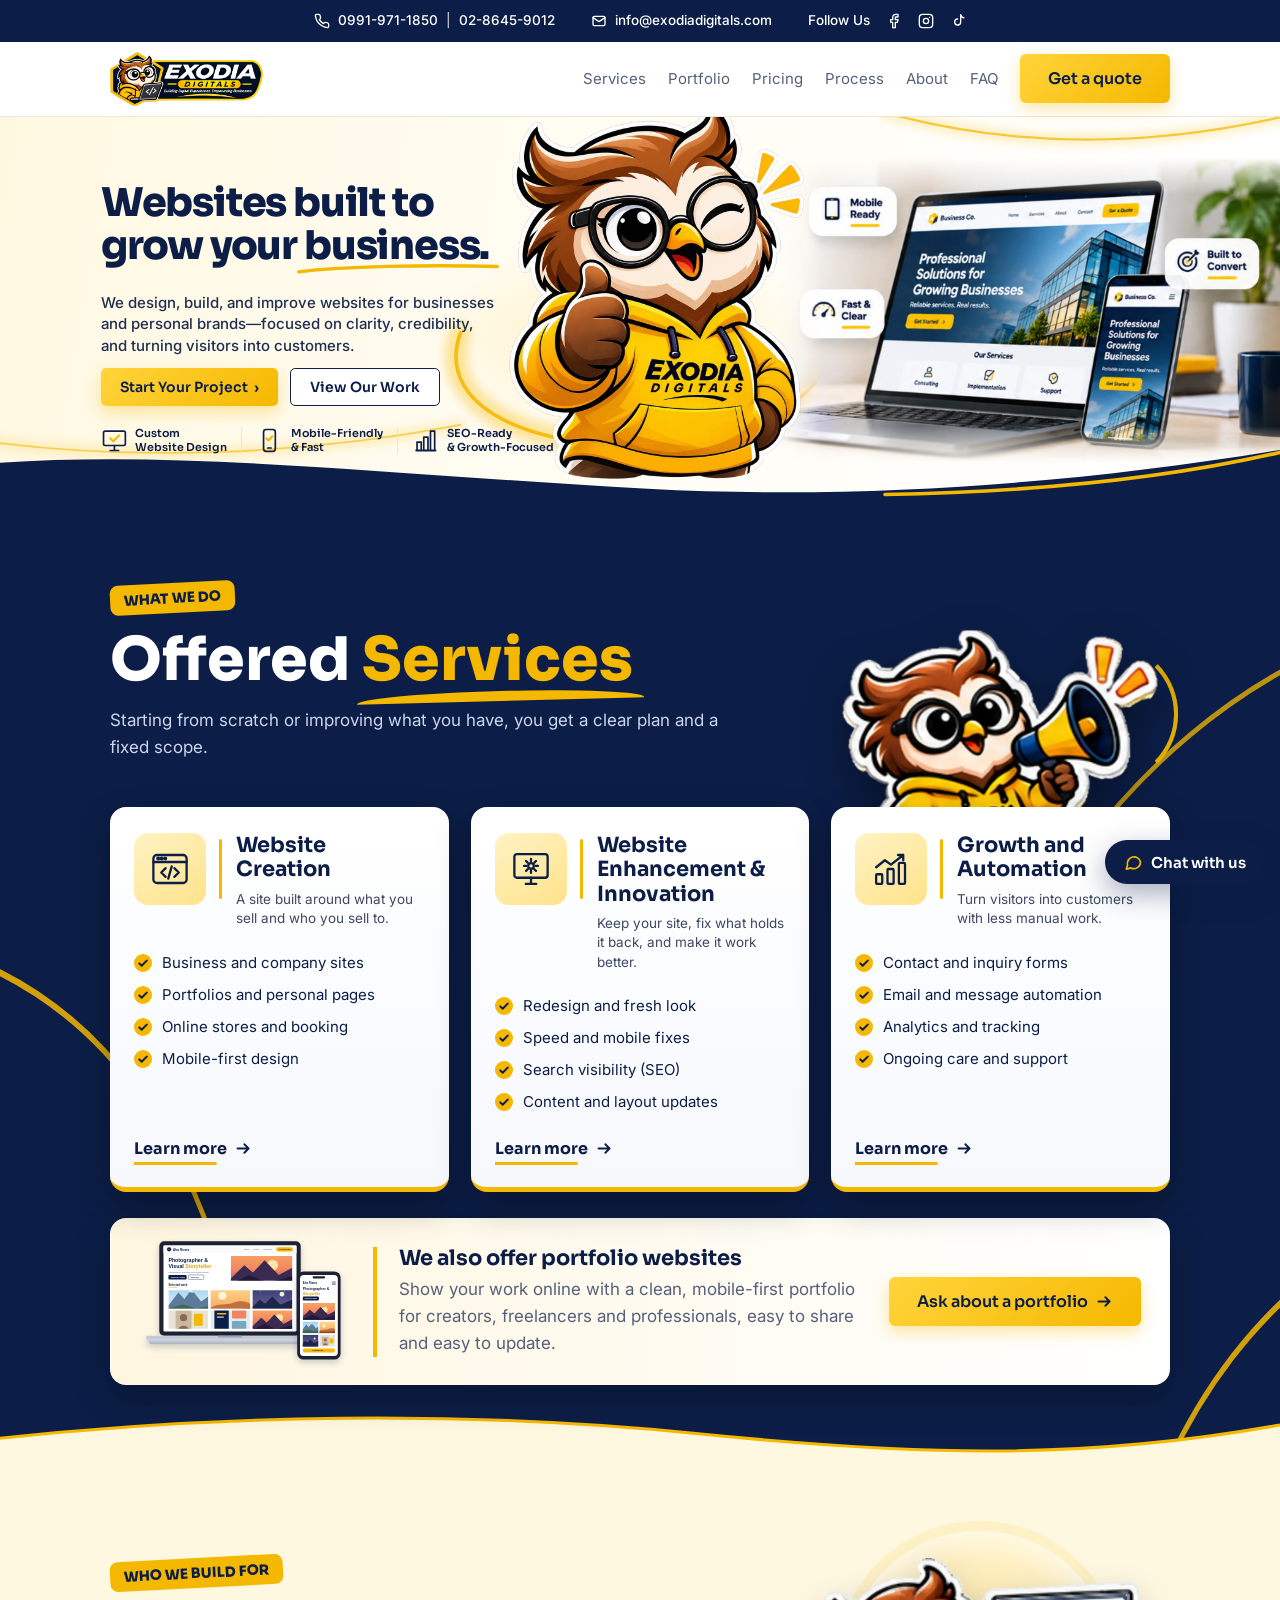
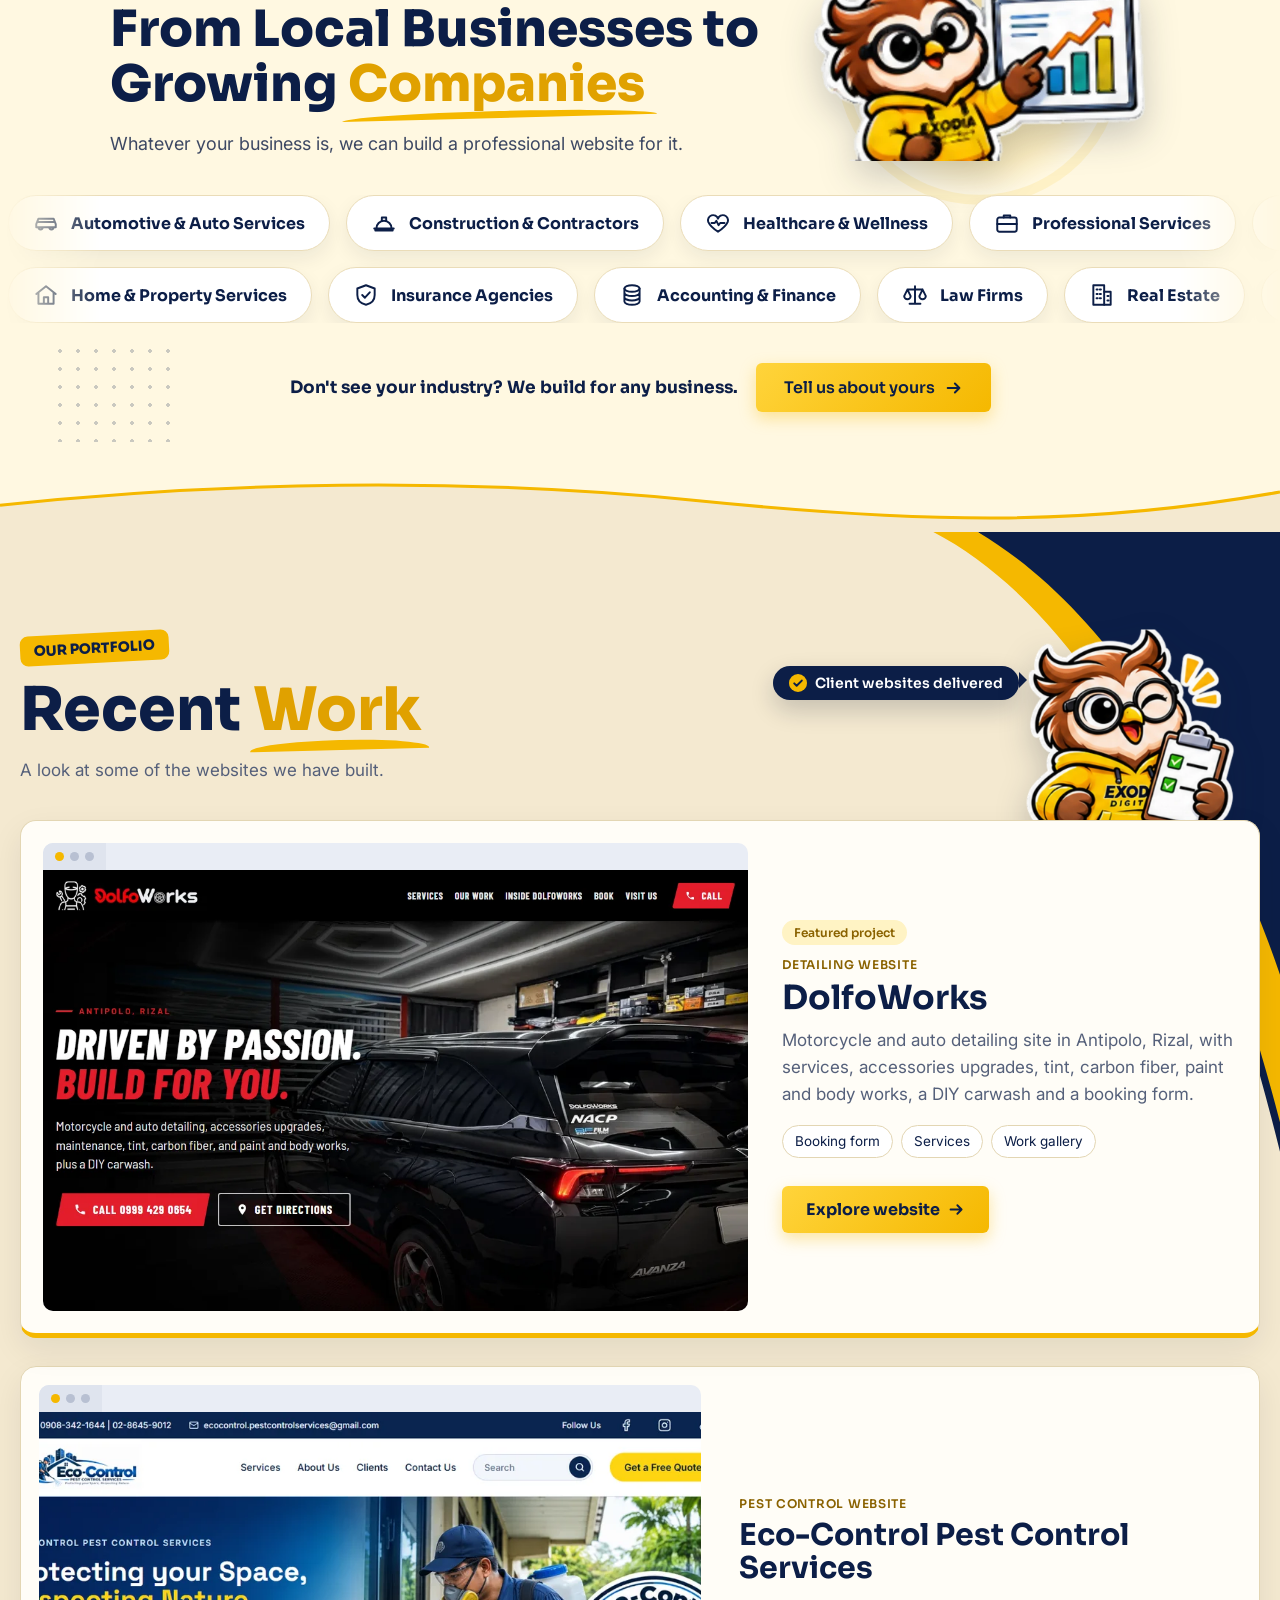
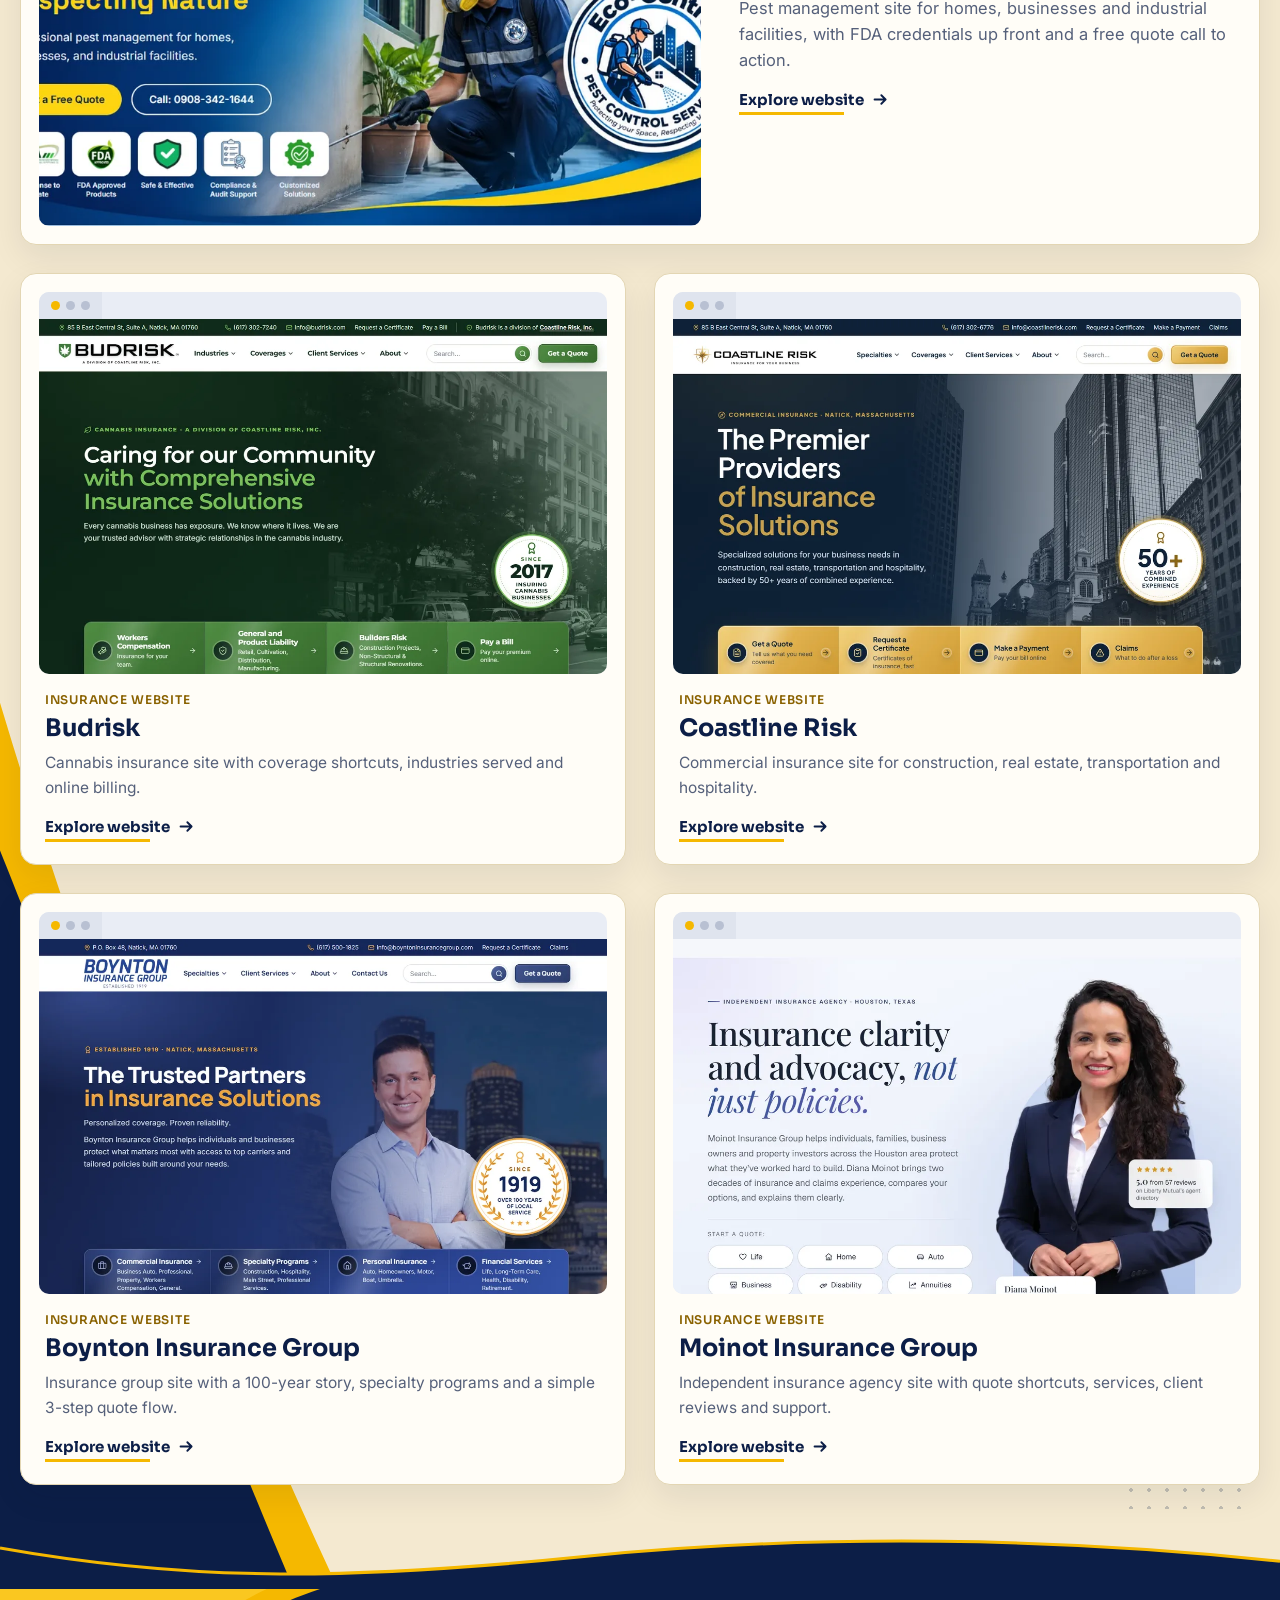
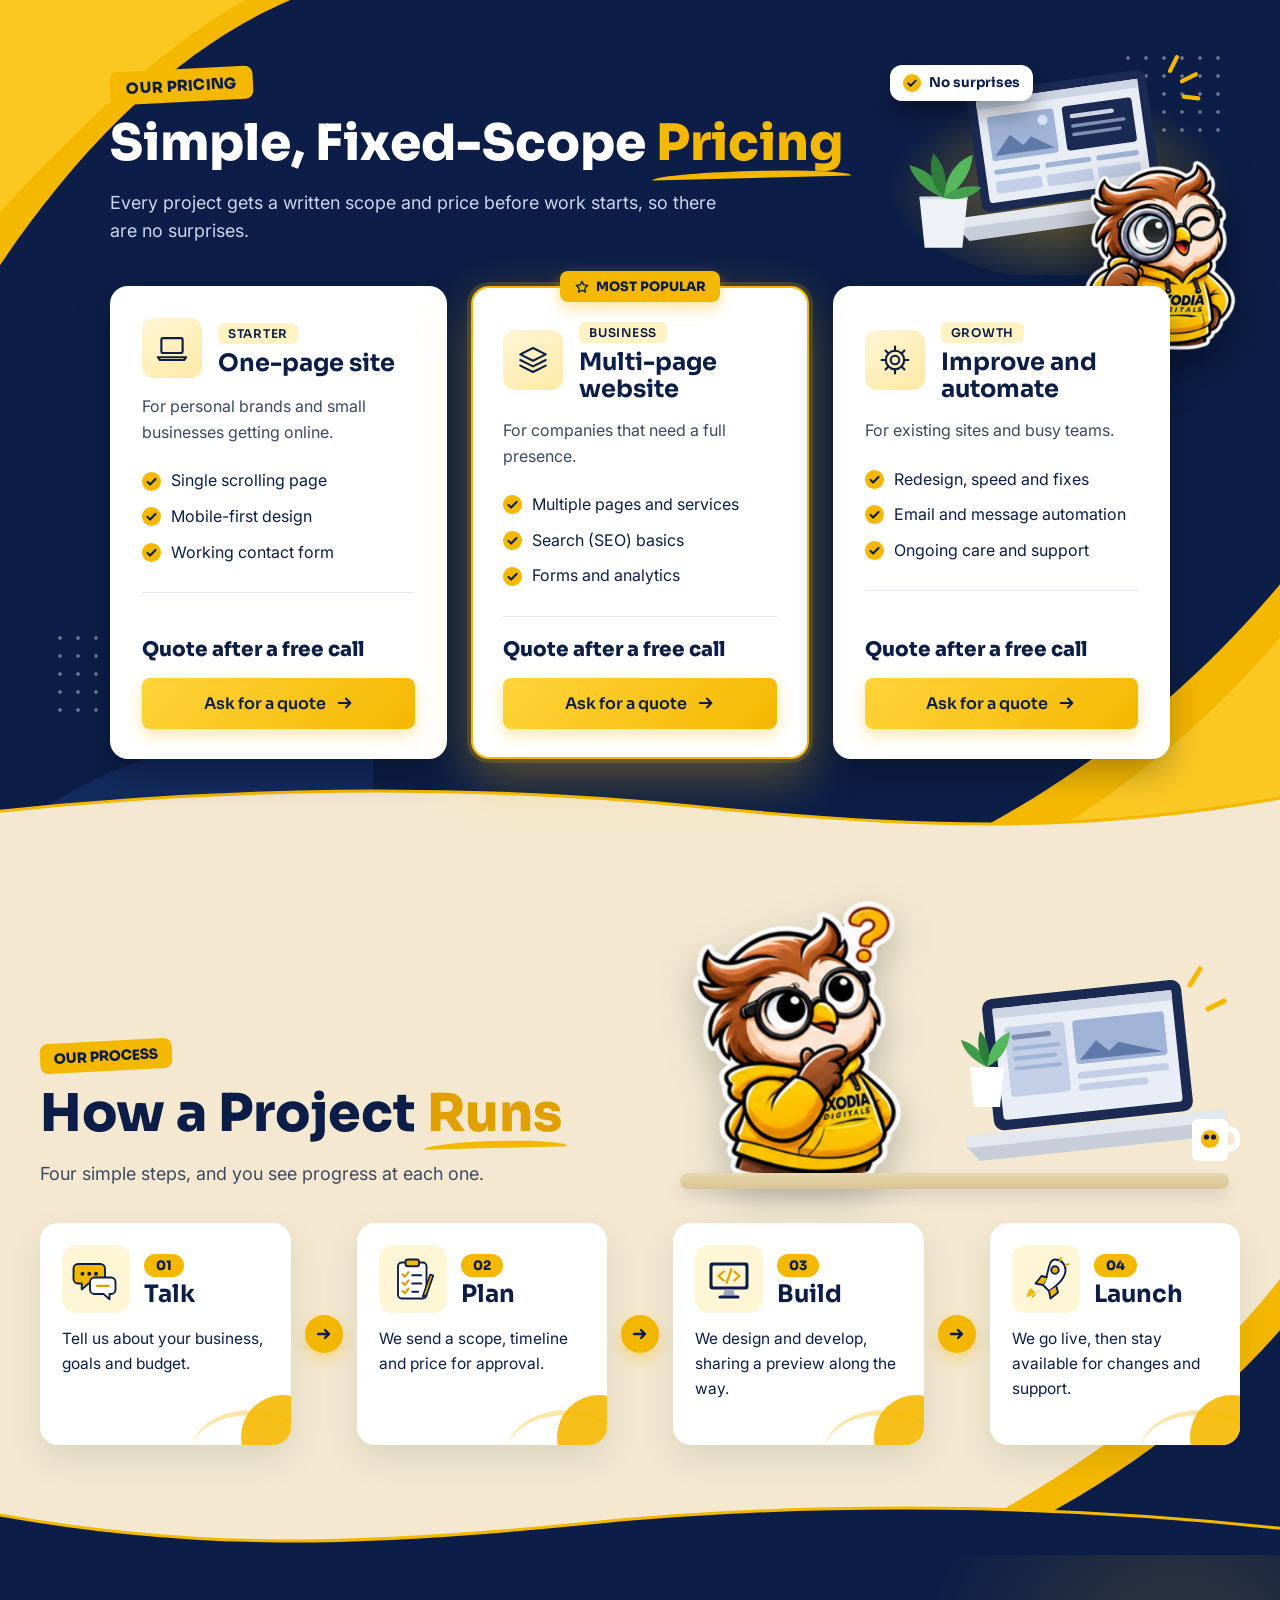
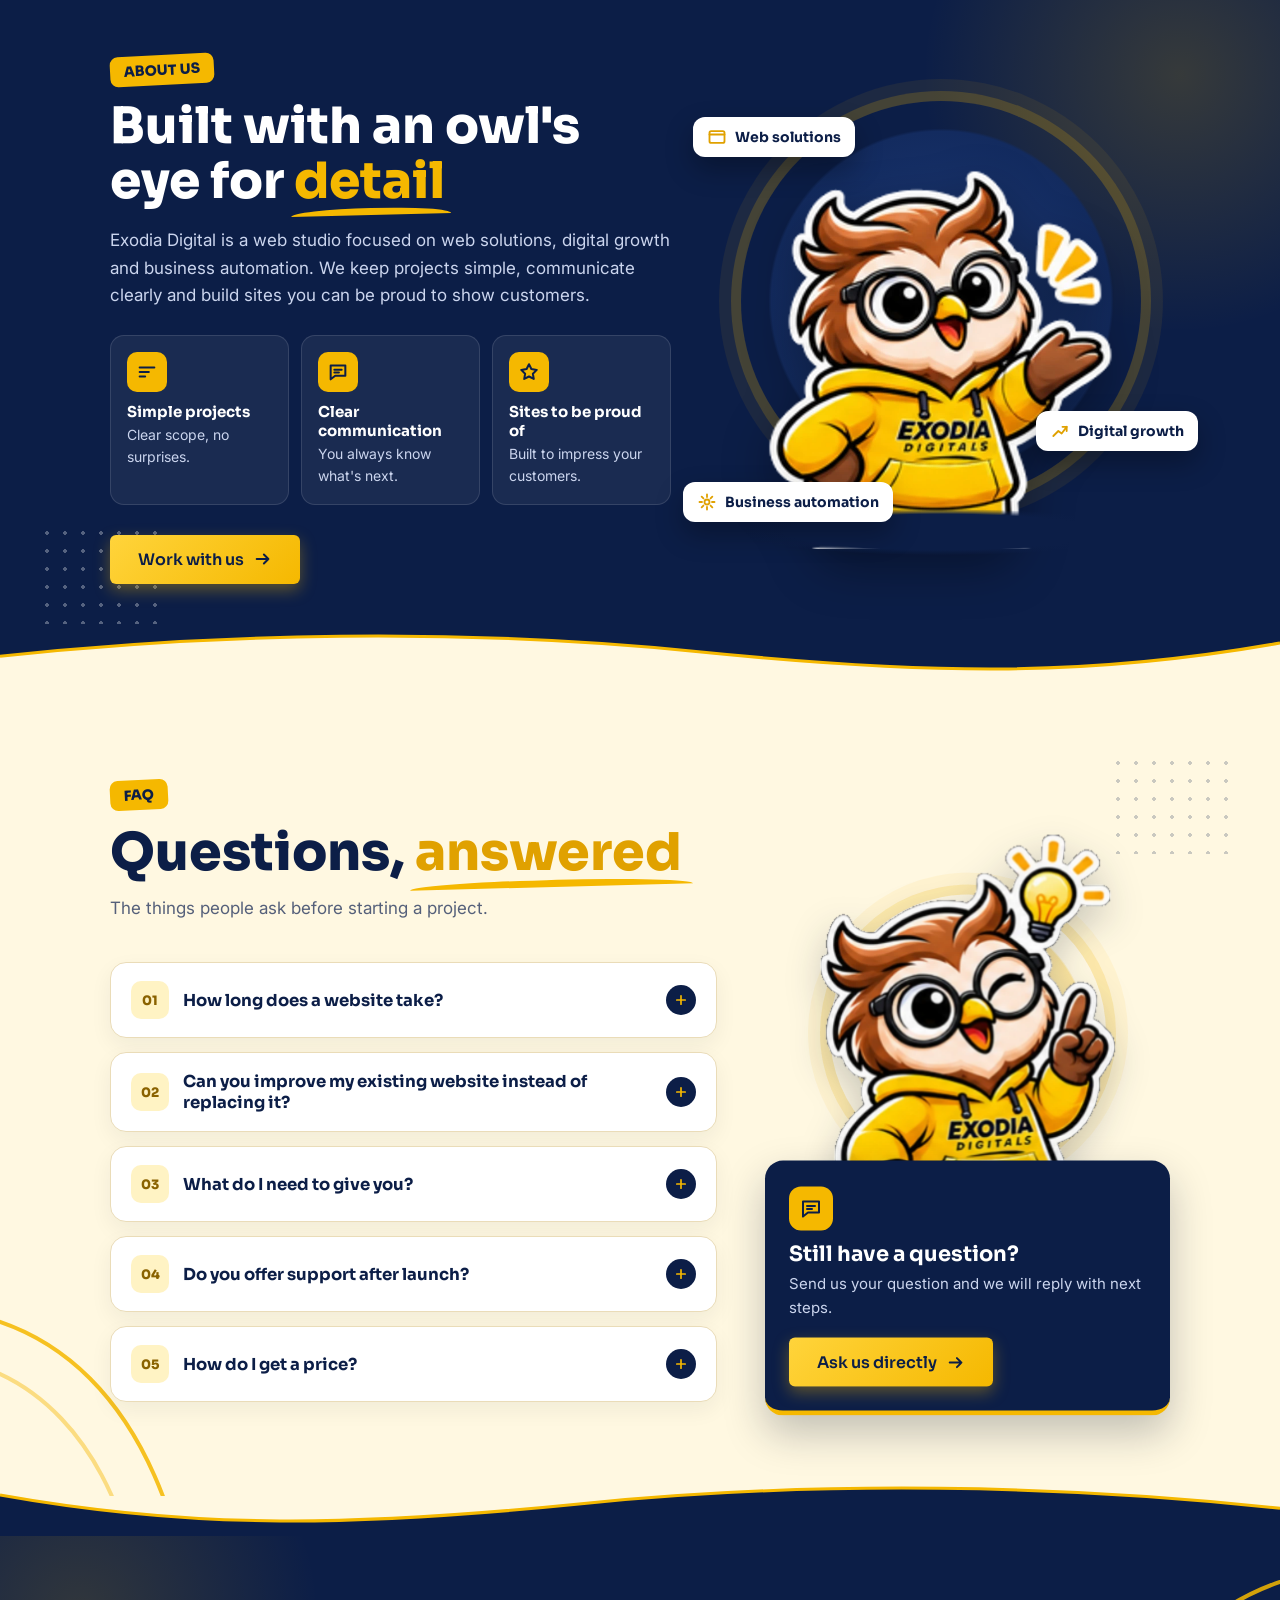
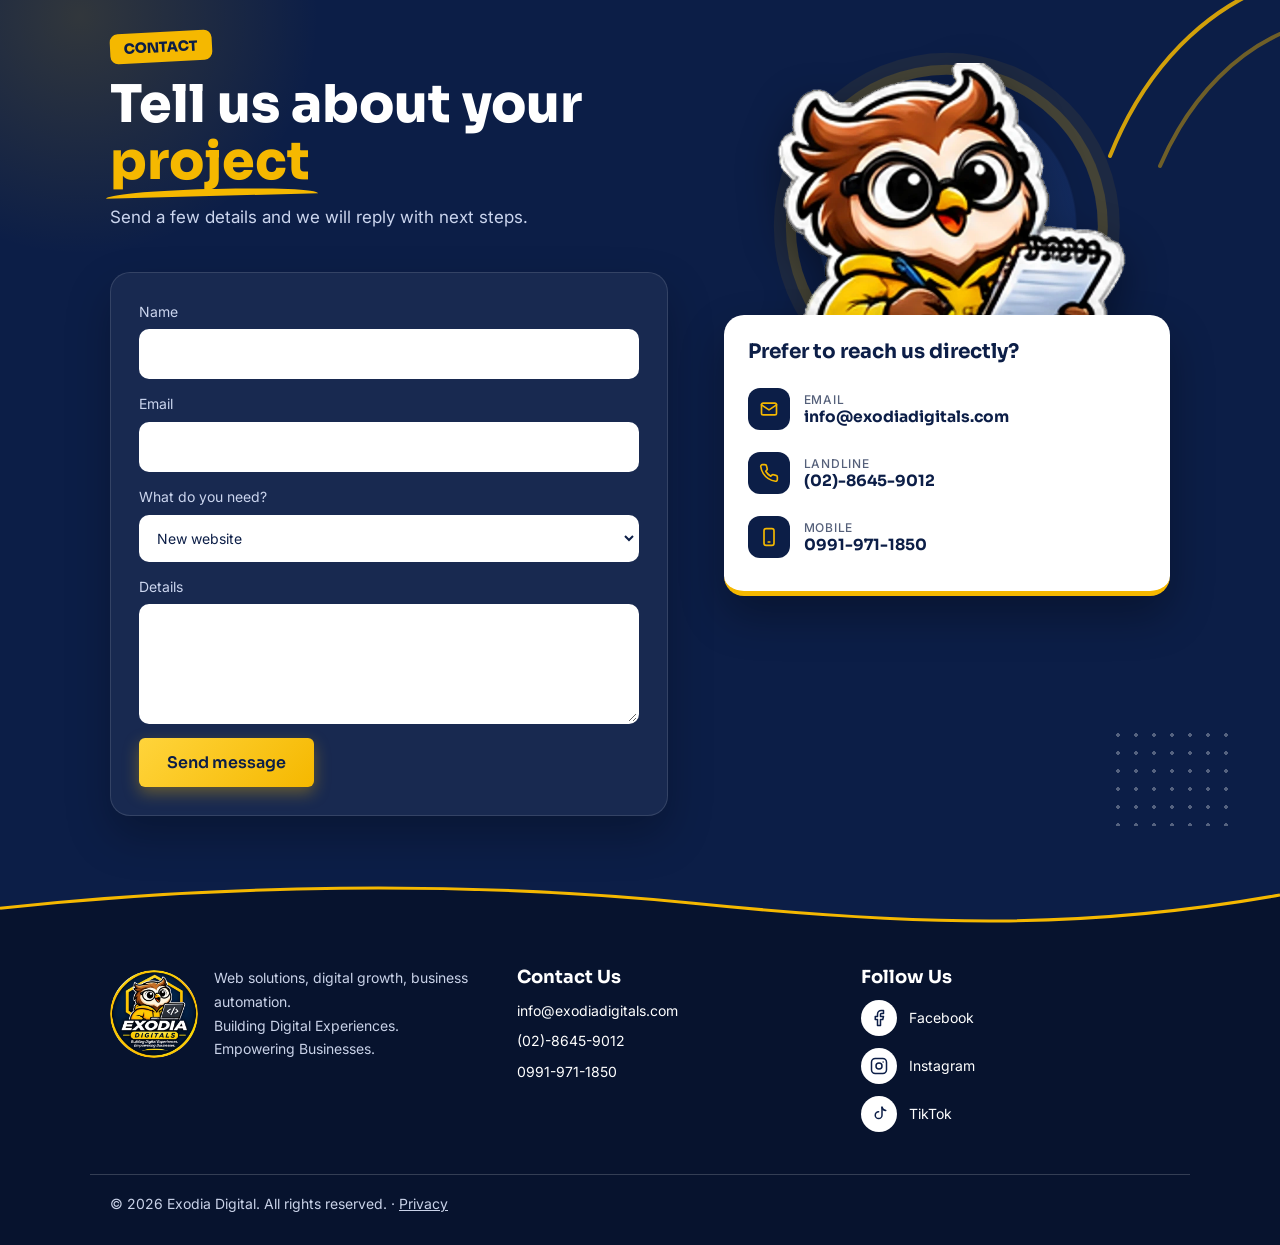
<file: index.html>
<!DOCTYPE html>
<html lang="en"><head><meta charset="utf-8">
<meta name="viewport" content="width=device-width, initial-scale=1, viewport-fit=cover">
<title>Exodia Digital | Websites for business and personal brands</title>
<meta name="description" content="Exodia Digital designs, builds and improves websites for businesses and personal brands, focused on clarity, credibility and turning visitors into customers.">
<meta name="theme-color" content="#0c1e47">
<meta name="google-site-verification" content="5mde1_sA7I2JXHYKqCmwTnoEOIq8FKmwPuQtQU_Qwyo" />
<meta property="og:type" content="website">
<meta property="og:site_name" content="Exodia Digital">
<meta property="og:title" content="Exodia Digital | Websites built to grow your business">
<meta property="og:description" content="New websites, website improvements, and growth and automation for businesses and personal brands.">
<meta name="twitter:card" content="summary_large_image">
<!-- TODO (domain): add canonical, og:url and og:image once the domain is confirmed -->
<link rel="icon" href="assets/images/exodia-digitals-emblem.webp" type="image/webp">
<link rel="apple-touch-icon" href="assets/images/exodia-digitals-emblem.webp">
<link rel="manifest" href="site.webmanifest">
<link rel="preconnect" href="https://fonts.googleapis.com">
<link rel="preconnect" href="https://fonts.gstatic.com" crossorigin>
<link href="https://fonts.googleapis.com/css2?family=Sora:wght@400;600;800&family=Inter:wght@400;500&display=swap" rel="stylesheet">
<link rel="preload" as="image" href="assets/images/hero-devices.webp" fetchpriority="high">
<link rel="stylesheet" href="assets/css/styles.css?v=18">
<link rel="stylesheet" href="assets/css/chatbot.css?v=2">
<script src="assets/js/main.js?v=2" defer></script>
<script src="assets/js/chatbot.js?v=4" defer></script>
<script src="assets/js/work.js?v=2" defer></script>
<script type="application/ld+json">
{"@context":"https://schema.org","@type":"ProfessionalService","name":"Exodia Digital","description":"Web solutions, digital growth and business automation.","email":"info@exodiadigitals.com","telephone":["+639919711850","+63286459012"],"sameAs":["https://www.facebook.com/ExodiaDigital99/","https://www.instagram.com/exodia_digitals/","https://www.tiktok.com/@exodia_digital"]}
</script>
</head><body>
<div class="topbar"><div class="tb"><span class="ph"><svg viewBox="0 0 24 24"><path d="M22 16.9v3a2 2 0 0 1-2.2 2 19.8 19.8 0 0 1-8.6-3.1 19.5 19.5 0 0 1-6-6A19.8 19.8 0 0 1 2.1 4.2 2 2 0 0 1 4.1 2h3a2 2 0 0 1 2 1.7c.1 1 .4 1.9.7 2.8a2 2 0 0 1-.5 2.1L8.1 9.9a16 16 0 0 0 6 6l1.3-1.3a2 2 0 0 1 2.1-.4c.9.3 1.8.6 2.8.7a2 2 0 0 1 1.7 2z"/></svg><a href="tel:+639919711850">0991-971-1850</a><i>|</i><a href="tel:+63286459012">02-8645-9012</a></span><a href="mailto:info@exodiadigitals.com"><svg viewBox="0 0 24 24"><rect x="3" y="5" width="18" height="14" rx="2"/><path d="M3 7l9 6 9-6"/></svg> info@exodiadigitals.com</a><span class="fu">Follow Us <a href="https://www.facebook.com/ExodiaDigital99/" target="_blank" rel="noopener" aria-label="Facebook"><svg viewBox="0 0 24 24"><path d="M18 2h-3a5 5 0 0 0-5 5v3H7v4h3v8h4v-8h3l1-4h-4V7a1 1 0 0 1 1-1h3z"/></svg></a><a href="https://www.instagram.com/exodia_digitals/" target="_blank" rel="noopener" aria-label="Instagram"><svg viewBox="0 0 24 24"><rect x="2" y="2" width="20" height="20" rx="5"/><circle cx="12" cy="12" r="4"/><path d="M17.5 6.5h.01"/></svg></a><a href="https://www.tiktok.com/@exodia_digital?lang=en" target="_blank" rel="noopener" aria-label="TikTok"><svg viewBox="0 0 24 24"><path d="M16 3v10.5a4.5 4.5 0 1 1-4.5-4.5"/><path d="M16 3c.5 2.5 2.2 4 5 4.2"/></svg></a></span></div></div>
<header><nav><a href="#top" aria-label="Exodia Digital home"><img src="assets/images/exodia-digitals-logo.webp" alt="Exodia Digitals" width="1075" height="380"></a>
<div><a href="#services">Services</a><a href="#work">Portfolio</a><a href="#pricing">Pricing</a><a href="#process">Process</a><a href="#about">About</a><a href="#faq">FAQ</a><a class="btn" href="#contact">Get a quote</a></div></nav></header>
<main id="top">
<div class="herobg">
<svg class="hglow" viewBox="0 0 1779 537" preserveAspectRatio="none" aria-hidden="true" focusable="false"><defs><filter id="hgb" x="-20%" y="-50%" width="140%" height="200%"><feGaussianBlur stdDeviation="7"/></filter></defs><g fill="none" stroke="#f5b800" stroke-linecap="round"><path d="M1230 -6C1420 46 1610 40 1790 -2" stroke-width="16" opacity=".22" filter="url(#hgb)"/><path d="M1230 -6C1420 46 1610 40 1790 -2" stroke-width="3" opacity=".75"/><path d="M-10 452C190 478 420 470 640 428" stroke-width="14" opacity=".2" filter="url(#hgb)"/><path d="M-10 452C190 478 420 470 640 428" stroke-width="2.5" opacity=".6"/><path d="M640 300C600 410 760 470 930 452C1080 436 1170 370 1150 300" stroke-width="30" opacity=".35" filter="url(#hgb)"/><path d="M640 300C600 410 760 470 930 452C1080 436 1170 370 1150 300" stroke-width="5" opacity=".9"/></g></svg>
<div class="wrap hero"><div>
<h1>Websites built to<br>grow your <span class="ul">business.</span></h1>
<p>We design, build, and improve websites for businesses<br class="d"> and personal brands—focused on clarity, credibility,<br class="d"> and turning visitors into customers.</p>
<div class="row"><a class="btn" href="#contact">Start Your Project &nbsp;›</a><a class="btn out" href="#work">View Our Work</a></div>
<div class="feats"><div><svg viewBox="0 0 32 32" width="30" height="30" fill="none" stroke="#0c1e47" stroke-width="2" stroke-linecap="round" stroke-linejoin="round"><rect x="3" y="5" width="26" height="17" rx="2"/><path d="M11 28h10M16 22v6"/><path d="M11 13.5l3.5 3.5 7-7" stroke="#f5b800" stroke-width="2.5"/></svg><span>Custom<br>Website Design</span></div><div><svg viewBox="0 0 32 32" width="30" height="30" fill="none" stroke="#0c1e47" stroke-width="2" stroke-linecap="round" stroke-linejoin="round"><rect x="9" y="3" width="14" height="26" rx="3"/><path d="M14 25h4"/><path d="M12.5 13.5l2.5 2.5 4.5-5" stroke="#f5b800" stroke-width="2.5"/></svg><span>Mobile-Friendly<br>&amp; Fast</span></div><div><svg viewBox="0 0 32 32" width="30" height="30" fill="none" stroke="#0c1e47" stroke-width="2" stroke-linejoin="round"><path d="M4 28h25"/><rect x="6" y="18" width="5" height="10"/><rect x="14" y="12" width="5" height="16"/><rect x="22" y="5" width="5" height="23"/></svg><span>SEO-Ready<br>&amp; Growth-Focused</span></div></div>
</div>
<div class="mock"><img class="owl" src="assets/images/owl-mascot-digitals.webp" alt="Exodia Digitals owl mascot in a yellow hoodie giving a thumbs up" width="1254" height="1254" fetchpriority="high"><img class="shot2" src="assets/images/hero-devices.webp" alt="Website shown on a laptop and a phone: mobile ready, fast and clear, built to convert"></div></div>
<svg class="hwave" viewBox="0 0 1779 80" preserveAspectRatio="none" aria-hidden="true" focusable="false"><path d="M0 22C260 4 560 40 900 58C1200 74 1500 50 1779 4V80H0Z" fill="#0c1e47"/><path d="M1230 66C1460 62 1640 40 1785 6" fill="none" stroke="#f5b800" stroke-width="5" stroke-linecap="round"/></svg>
</div>

<section id="services" class="svc-sec"><svg class="svc-arc" viewBox="0 0 1440 700" preserveAspectRatio="none" aria-hidden="true" focusable="false"><path d="M-40 330C80 360 170 420 230 520" fill="none" stroke="#f5b800" stroke-width="5" stroke-linecap="round" opacity=".85"/><path d="M1480 110C1380 140 1290 190 1220 250" fill="none" stroke="#f5b800" stroke-width="4" stroke-linecap="round" opacity=".75"/><path d="M1480 560C1420 590 1350 640 1300 720" fill="none" stroke="#f5b800" stroke-width="5" stroke-linecap="round" opacity=".85"/></svg><div class="wrap">
<div class="svc-top"><div class="svc-intro"><span class="sx-kicker">What we do</span>
<h2>Offered <span class="hl">Services</span></h2>
<p class="sub">Starting from scratch or improving what you have, you get a clear plan and a fixed scope.</p></div>
<div class="svc-mascot" aria-hidden="true"><span class="svc-wave"></span><span class="svc-wave w2"></span><img class="svc-owl" src="assets/images/owl-megaphone-digitals.webp" alt="" width="740" height="563" loading="lazy" decoding="async"></div></div>
<div class="grid svc-grid">
<article class="svc"><div class="svc-head"><span class="svc-ic"><svg viewBox="0 0 48 48" aria-hidden="true" focusable="false"><rect x="5" y="8" width="38" height="32" rx="4"/><path d="M5 16h38"/><circle cx="10.5" cy="12" r="1" fill="currentColor"/><circle cx="14.5" cy="12" r="1" fill="currentColor"/><circle cx="18.5" cy="12" r="1" fill="currentColor"/><path d="M19 23l-5 5 5 5M29 23l5 5-5 5M26 21l-4 14"/></svg></span><div><h3>Website Creation</h3><p>A site built around what you sell and who you sell to.</p></div></div><ul><li><svg viewBox="0 0 20 20" aria-hidden="true" focusable="false"><circle cx="10" cy="10" r="10" fill="#f5b800"/><path d="M5.8 10.4l2.7 2.7 5.7-5.8" fill="none" stroke="#0c1e47" stroke-width="2.2" stroke-linecap="round" stroke-linejoin="round"/></svg>Business and company sites</li><li><svg viewBox="0 0 20 20" aria-hidden="true" focusable="false"><circle cx="10" cy="10" r="10" fill="#f5b800"/><path d="M5.8 10.4l2.7 2.7 5.7-5.8" fill="none" stroke="#0c1e47" stroke-width="2.2" stroke-linecap="round" stroke-linejoin="round"/></svg>Portfolios and personal pages</li><li><svg viewBox="0 0 20 20" aria-hidden="true" focusable="false"><circle cx="10" cy="10" r="10" fill="#f5b800"/><path d="M5.8 10.4l2.7 2.7 5.7-5.8" fill="none" stroke="#0c1e47" stroke-width="2.2" stroke-linecap="round" stroke-linejoin="round"/></svg>Online stores and booking</li><li><svg viewBox="0 0 20 20" aria-hidden="true" focusable="false"><circle cx="10" cy="10" r="10" fill="#f5b800"/><path d="M5.8 10.4l2.7 2.7 5.7-5.8" fill="none" stroke="#0c1e47" stroke-width="2.2" stroke-linecap="round" stroke-linejoin="round"/></svg>Mobile-first design</li></ul><a class="svc-more" href="#pricing" aria-label="Learn more about Website Creation">Learn more <svg viewBox="0 0 20 20" aria-hidden="true" focusable="false"><path d="M3 10h13m-5-5 5 5-5 5" fill="none" stroke="currentColor" stroke-width="2.2" stroke-linecap="round" stroke-linejoin="round"/></svg></a></article>
<article class="svc"><div class="svc-head"><span class="svc-ic"><svg viewBox="0 0 48 48" aria-hidden="true" focusable="false"><rect x="5" y="7" width="38" height="27" rx="3"/><path d="M18 41h12M24 34v7"/><circle cx="24" cy="20.5" r="3.2"/><path d="M24 12.5v2.6M24 25.9v2.6M16 20.5h2.6M29.4 20.5H32M18.3 14.8l1.9 1.9M27.8 24.3l1.9 1.9M18.3 26.2l1.9-1.9M27.8 16.7l1.9-1.9"/></svg></span><div><h3>Website Enhancement &amp; Innovation</h3><p>Keep your site, fix what holds it back, and make it work better.</p></div></div><ul><li><svg viewBox="0 0 20 20" aria-hidden="true" focusable="false"><circle cx="10" cy="10" r="10" fill="#f5b800"/><path d="M5.8 10.4l2.7 2.7 5.7-5.8" fill="none" stroke="#0c1e47" stroke-width="2.2" stroke-linecap="round" stroke-linejoin="round"/></svg>Redesign and fresh look</li><li><svg viewBox="0 0 20 20" aria-hidden="true" focusable="false"><circle cx="10" cy="10" r="10" fill="#f5b800"/><path d="M5.8 10.4l2.7 2.7 5.7-5.8" fill="none" stroke="#0c1e47" stroke-width="2.2" stroke-linecap="round" stroke-linejoin="round"/></svg>Speed and mobile fixes</li><li><svg viewBox="0 0 20 20" aria-hidden="true" focusable="false"><circle cx="10" cy="10" r="10" fill="#f5b800"/><path d="M5.8 10.4l2.7 2.7 5.7-5.8" fill="none" stroke="#0c1e47" stroke-width="2.2" stroke-linecap="round" stroke-linejoin="round"/></svg>Search visibility (SEO)</li><li><svg viewBox="0 0 20 20" aria-hidden="true" focusable="false"><circle cx="10" cy="10" r="10" fill="#f5b800"/><path d="M5.8 10.4l2.7 2.7 5.7-5.8" fill="none" stroke="#0c1e47" stroke-width="2.2" stroke-linecap="round" stroke-linejoin="round"/></svg>Content and layout updates</li></ul><a class="svc-more" href="#pricing" aria-label="Learn more about Website Enhancement and Innovation">Learn more <svg viewBox="0 0 20 20" aria-hidden="true" focusable="false"><path d="M3 10h13m-5-5 5 5-5 5" fill="none" stroke="currentColor" stroke-width="2.2" stroke-linecap="round" stroke-linejoin="round"/></svg></a></article>
<article class="svc"><div class="svc-head"><span class="svc-ic"><svg viewBox="0 0 48 48" aria-hidden="true" focusable="false"><rect x="7" y="30" width="7" height="11" rx="1"/><rect x="20" y="24" width="7" height="17" rx="1"/><rect x="33" y="17" width="7" height="24" rx="1"/><path d="M7 22l10-8 7 5 14-11M32 8h6v6"/></svg></span><div><h3>Growth and Automation</h3><p>Turn visitors into customers with less manual work.</p></div></div><ul><li><svg viewBox="0 0 20 20" aria-hidden="true" focusable="false"><circle cx="10" cy="10" r="10" fill="#f5b800"/><path d="M5.8 10.4l2.7 2.7 5.7-5.8" fill="none" stroke="#0c1e47" stroke-width="2.2" stroke-linecap="round" stroke-linejoin="round"/></svg>Contact and inquiry forms</li><li><svg viewBox="0 0 20 20" aria-hidden="true" focusable="false"><circle cx="10" cy="10" r="10" fill="#f5b800"/><path d="M5.8 10.4l2.7 2.7 5.7-5.8" fill="none" stroke="#0c1e47" stroke-width="2.2" stroke-linecap="round" stroke-linejoin="round"/></svg>Email and message automation</li><li><svg viewBox="0 0 20 20" aria-hidden="true" focusable="false"><circle cx="10" cy="10" r="10" fill="#f5b800"/><path d="M5.8 10.4l2.7 2.7 5.7-5.8" fill="none" stroke="#0c1e47" stroke-width="2.2" stroke-linecap="round" stroke-linejoin="round"/></svg>Analytics and tracking</li><li><svg viewBox="0 0 20 20" aria-hidden="true" focusable="false"><circle cx="10" cy="10" r="10" fill="#f5b800"/><path d="M5.8 10.4l2.7 2.7 5.7-5.8" fill="none" stroke="#0c1e47" stroke-width="2.2" stroke-linecap="round" stroke-linejoin="round"/></svg>Ongoing care and support</li></ul><a class="svc-more" href="#pricing" aria-label="Learn more about Growth and Automation">Learn more <svg viewBox="0 0 20 20" aria-hidden="true" focusable="false"><path d="M3 10h13m-5-5 5 5-5 5" fill="none" stroke="currentColor" stroke-width="2.2" stroke-linecap="round" stroke-linejoin="round"/></svg></a></article>
</div>
<div class="also"><img class="also-img" src="assets/images/portfolio-devices.svg" alt="" width="600" height="380" loading="lazy"><div class="also-txt"><h3>We also offer portfolio websites</h3><p>Show your work online with a clean, mobile-first portfolio for creators, freelancers and professionals, easy to share and easy to update.</p></div><a class="btn" href="#contact">Ask about a portfolio <svg viewBox="0 0 20 20" aria-hidden="true" focusable="false"><path d="M3 10h13m-5-5 5 5-5 5" fill="none" stroke="currentColor" stroke-width="2.2" stroke-linecap="round" stroke-linejoin="round"/></svg></a></div>
</div><svg class="seam to-cream" viewBox="0 0 1440 80" preserveAspectRatio="none" aria-hidden="true" focusable="false"><path class="fillw" d="M0 46C240 18 520 12 780 40S1220 72 1440 30V80H0Z"/><path class="rib" d="M0 46C240 18 520 12 780 40S1220 72 1440 30"/></svg></section>


<section id="industries" class="ind-sec" aria-labelledby="ind-title"><span class="dots-n ind-dots" aria-hidden="true"></span><div class="wrap ind-head"><div class="ind-intro">
<span class="sx-kicker">Who we build for</span>
<h2 id="ind-title">From Local Businesses to Growing <span class="hl">Companies</span></h2>
<p class="sub">Whatever your business is, we can build a professional website for it.</p></div>
<div class="ind-mascot" aria-hidden="true"><span class="ind-glow"></span><img class="ind-owl" src="assets/images/owl-present-digitals.webp" alt="" width="593" height="360" loading="lazy" decoding="async"></div>
</div>
<div class="ind-rows">
<div class="ind-row left"><ul class="ind-track"><li class="ind-chip"><svg viewBox="0 0 24 24" aria-hidden="true" focusable="false"><path d="M5 16h14M3 16v-3l2-5h14l2 5v3h-2M5 16H3m2 0a2 2 0 1 0 4 0m6 0a2 2 0 1 0 4 0M5 11h14"/></svg>Automotive & Auto Services</li><li class="ind-chip"><svg viewBox="0 0 24 24" aria-hidden="true" focusable="false"><path d="M3 17h18M5 17a7 7 0 0 1 14 0M10 10V7h4v3M4 17v2h16v-2"/></svg>Construction & Contractors</li><li class="ind-chip"><svg viewBox="0 0 24 24" aria-hidden="true" focusable="false"><path d="M12 20s-7-4.4-9-9a4.5 4.5 0 0 1 9-3 4.5 4.5 0 0 1 9 3c-2 4.6-9 9-9 9z"/><path d="M6 12h3l1.5-2 2 4 1.5-2H18"/></svg>Healthcare & Wellness</li><li class="ind-chip"><svg viewBox="0 0 24 24" aria-hidden="true" focusable="false"><rect x="3" y="7" width="18" height="13" rx="2"/><path d="M9 7V5h6v2M3 13h18"/></svg>Professional Services</li><li class="ind-chip"><svg viewBox="0 0 24 24" aria-hidden="true" focusable="false"><path d="M3 4h2l2.5 11h11L21 8H6.5"/><circle cx="9" cy="19" r="1.5"/><circle cx="17" cy="19" r="1.5"/></svg>Retail & E-commerce</li><li class="ind-chip"><svg viewBox="0 0 24 24" aria-hidden="true" focusable="false"><path d="M7 3v8a2 2 0 0 0 2 2v8M5 3v5M9 3v5M17 3c-2 2-2 6 0 8v10"/></svg>Food & Hospitality</li><li class="ind-chip"><svg viewBox="0 0 24 24" aria-hidden="true" focusable="false"><path d="M8 8a4 4 0 0 1 8 0v1H8zM7 10h10v4a5 5 0 0 1-10 0zM12 10v9M3 12h4M17 12h4M4 7l3 2M20 7l-3 2M4 18l3-2M20 18l-3-2"/></svg>Pest Control</li><li class="ind-chip"><svg viewBox="0 0 24 24" aria-hidden="true" focusable="false"><path d="M2 9l10-5 10 5-10 5z"/><path d="M6 11v5c3 2 9 2 12 0v-5M22 9v5"/></svg>Schools & Tutoring</li><li class="ind-chip"><svg viewBox="0 0 24 24" aria-hidden="true" focusable="false"><path d="M3 13l18-7-4 15-5-6-6 3 2-5z"/></svg>Travel & Tours</li><li class="ind-chip"><svg viewBox="0 0 24 24" aria-hidden="true" focusable="false"><path d="M14.5 6.5a4 4 0 0 0 5 5L12 19a2.1 2.1 0 0 1-3-3z"/><path d="M14.5 6.5L17 4l3 3-2.5 2.5"/></svg>Repair & Maintenance</li></ul><ul class="ind-track" aria-hidden="true"><li class="ind-chip"><svg viewBox="0 0 24 24" aria-hidden="true" focusable="false"><path d="M5 16h14M3 16v-3l2-5h14l2 5v3h-2M5 16H3m2 0a2 2 0 1 0 4 0m6 0a2 2 0 1 0 4 0M5 11h14"/></svg>Automotive & Auto Services</li><li class="ind-chip"><svg viewBox="0 0 24 24" aria-hidden="true" focusable="false"><path d="M3 17h18M5 17a7 7 0 0 1 14 0M10 10V7h4v3M4 17v2h16v-2"/></svg>Construction & Contractors</li><li class="ind-chip"><svg viewBox="0 0 24 24" aria-hidden="true" focusable="false"><path d="M12 20s-7-4.4-9-9a4.5 4.5 0 0 1 9-3 4.5 4.5 0 0 1 9 3c-2 4.6-9 9-9 9z"/><path d="M6 12h3l1.5-2 2 4 1.5-2H18"/></svg>Healthcare & Wellness</li><li class="ind-chip"><svg viewBox="0 0 24 24" aria-hidden="true" focusable="false"><rect x="3" y="7" width="18" height="13" rx="2"/><path d="M9 7V5h6v2M3 13h18"/></svg>Professional Services</li><li class="ind-chip"><svg viewBox="0 0 24 24" aria-hidden="true" focusable="false"><path d="M3 4h2l2.5 11h11L21 8H6.5"/><circle cx="9" cy="19" r="1.5"/><circle cx="17" cy="19" r="1.5"/></svg>Retail & E-commerce</li><li class="ind-chip"><svg viewBox="0 0 24 24" aria-hidden="true" focusable="false"><path d="M7 3v8a2 2 0 0 0 2 2v8M5 3v5M9 3v5M17 3c-2 2-2 6 0 8v10"/></svg>Food & Hospitality</li><li class="ind-chip"><svg viewBox="0 0 24 24" aria-hidden="true" focusable="false"><path d="M8 8a4 4 0 0 1 8 0v1H8zM7 10h10v4a5 5 0 0 1-10 0zM12 10v9M3 12h4M17 12h4M4 7l3 2M20 7l-3 2M4 18l3-2M20 18l-3-2"/></svg>Pest Control</li><li class="ind-chip"><svg viewBox="0 0 24 24" aria-hidden="true" focusable="false"><path d="M2 9l10-5 10 5-10 5z"/><path d="M6 11v5c3 2 9 2 12 0v-5M22 9v5"/></svg>Schools & Tutoring</li><li class="ind-chip"><svg viewBox="0 0 24 24" aria-hidden="true" focusable="false"><path d="M3 13l18-7-4 15-5-6-6 3 2-5z"/></svg>Travel & Tours</li><li class="ind-chip"><svg viewBox="0 0 24 24" aria-hidden="true" focusable="false"><path d="M14.5 6.5a4 4 0 0 0 5 5L12 19a2.1 2.1 0 0 1-3-3z"/><path d="M14.5 6.5L17 4l3 3-2.5 2.5"/></svg>Repair & Maintenance</li></ul></div>
<div class="ind-row right"><ul class="ind-track"><li class="ind-chip"><svg viewBox="0 0 24 24" aria-hidden="true" focusable="false"><path d="M3 11l9-7 9 7M5 10v10h14V10M10 20v-6h4v6"/></svg>Home & Property Services</li><li class="ind-chip"><svg viewBox="0 0 24 24" aria-hidden="true" focusable="false"><path d="M12 3l8 3v6c0 5-3.5 8-8 9-4.5-1-8-4-8-9V6z"/><path d="M8.5 12l2.5 2.5 4.5-5"/></svg>Insurance Agencies</li><li class="ind-chip"><svg viewBox="0 0 24 24" aria-hidden="true" focusable="false"><ellipse cx="12" cy="6" rx="7" ry="3"/><path d="M5 6v4c0 1.7 3.1 3 7 3s7-1.3 7-3V6M5 10v4c0 1.7 3.1 3 7 3s7-1.3 7-3v-4M5 14v4c0 1.7 3.1 3 7 3s7-1.3 7-3v-4"/></svg>Accounting & Finance</li><li class="ind-chip"><svg viewBox="0 0 24 24" aria-hidden="true" focusable="false"><path d="M12 4v16M7 20h10M5 7h14M5 7l-3 6a3 3 0 0 0 6 0zM19 7l-3 6a3 3 0 0 0 6 0z"/></svg>Law Firms</li><li class="ind-chip"><svg viewBox="0 0 24 24" aria-hidden="true" focusable="false"><rect x="4" y="3" width="10" height="18"/><path d="M14 9h6v12H14M7 7h1M10 7h1M7 11h1M10 11h1M7 15h1M10 15h1M17 13h1M17 17h1"/></svg>Real Estate</li><li class="ind-chip"><svg viewBox="0 0 24 24" aria-hidden="true" focusable="false"><path d="M12 20c-4 0-8-3-9-7 3 0 6 1.5 9 4 3-2.5 6-4 9-4-1 4-5 7-9 7z"/><path d="M12 17c-2-2-3-5-2-9 1 1 2 1.5 2 1.5s1-.5 2-1.5c1 4 0 7-2 9z"/></svg>Salons & Spas</li><li class="ind-chip"><svg viewBox="0 0 24 24" aria-hidden="true" focusable="false"><path d="M6 8v8M18 8v8M3 10v4M21 10v4M6 12h12"/></svg>Fitness & Studios</li><li class="ind-chip"><svg viewBox="0 0 24 24" aria-hidden="true" focusable="false"><rect x="3" y="7" width="18" height="13" rx="2"/><path d="M8 7l2-3h4l2 3"/><circle cx="12" cy="13.5" r="3.5"/></svg>Photographers & Creatives</li><li class="ind-chip"><svg viewBox="0 0 24 24" aria-hidden="true" focusable="false"><path d="M12 2v4M10 4h4M6 21V11l6-5 6 5v10M3 21h18M10 21v-4a2 2 0 0 1 4 0v4"/></svg>Churches & Nonprofits</li><li class="ind-chip"><svg viewBox="0 0 24 24" aria-hidden="true" focusable="false"><circle cx="12" cy="8" r="4"/><path d="M4 21a8 8 0 0 1 16 0"/></svg>Personal Brands</li></ul><ul class="ind-track" aria-hidden="true"><li class="ind-chip"><svg viewBox="0 0 24 24" aria-hidden="true" focusable="false"><path d="M3 11l9-7 9 7M5 10v10h14V10M10 20v-6h4v6"/></svg>Home & Property Services</li><li class="ind-chip"><svg viewBox="0 0 24 24" aria-hidden="true" focusable="false"><path d="M12 3l8 3v6c0 5-3.5 8-8 9-4.5-1-8-4-8-9V6z"/><path d="M8.5 12l2.5 2.5 4.5-5"/></svg>Insurance Agencies</li><li class="ind-chip"><svg viewBox="0 0 24 24" aria-hidden="true" focusable="false"><ellipse cx="12" cy="6" rx="7" ry="3"/><path d="M5 6v4c0 1.7 3.1 3 7 3s7-1.3 7-3V6M5 10v4c0 1.7 3.1 3 7 3s7-1.3 7-3v-4M5 14v4c0 1.7 3.1 3 7 3s7-1.3 7-3v-4"/></svg>Accounting & Finance</li><li class="ind-chip"><svg viewBox="0 0 24 24" aria-hidden="true" focusable="false"><path d="M12 4v16M7 20h10M5 7h14M5 7l-3 6a3 3 0 0 0 6 0zM19 7l-3 6a3 3 0 0 0 6 0z"/></svg>Law Firms</li><li class="ind-chip"><svg viewBox="0 0 24 24" aria-hidden="true" focusable="false"><rect x="4" y="3" width="10" height="18"/><path d="M14 9h6v12H14M7 7h1M10 7h1M7 11h1M10 11h1M7 15h1M10 15h1M17 13h1M17 17h1"/></svg>Real Estate</li><li class="ind-chip"><svg viewBox="0 0 24 24" aria-hidden="true" focusable="false"><path d="M12 20c-4 0-8-3-9-7 3 0 6 1.5 9 4 3-2.5 6-4 9-4-1 4-5 7-9 7z"/><path d="M12 17c-2-2-3-5-2-9 1 1 2 1.5 2 1.5s1-.5 2-1.5c1 4 0 7-2 9z"/></svg>Salons & Spas</li><li class="ind-chip"><svg viewBox="0 0 24 24" aria-hidden="true" focusable="false"><path d="M6 8v8M18 8v8M3 10v4M21 10v4M6 12h12"/></svg>Fitness & Studios</li><li class="ind-chip"><svg viewBox="0 0 24 24" aria-hidden="true" focusable="false"><rect x="3" y="7" width="18" height="13" rx="2"/><path d="M8 7l2-3h4l2 3"/><circle cx="12" cy="13.5" r="3.5"/></svg>Photographers & Creatives</li><li class="ind-chip"><svg viewBox="0 0 24 24" aria-hidden="true" focusable="false"><path d="M12 2v4M10 4h4M6 21V11l6-5 6 5v10M3 21h18M10 21v-4a2 2 0 0 1 4 0v4"/></svg>Churches & Nonprofits</li><li class="ind-chip"><svg viewBox="0 0 24 24" aria-hidden="true" focusable="false"><circle cx="12" cy="8" r="4"/><path d="M4 21a8 8 0 0 1 16 0"/></svg>Personal Brands</li></ul></div>
</div>
<div class="wrap ind-foot"><p>Don't see your industry? We build for any business.</p><a class="btn" href="#contact">Tell us about yours <svg viewBox="0 0 20 20" aria-hidden="true" focusable="false"><path d="M3 10h13m-5-5 5 5-5 5" fill="none" stroke="currentColor" stroke-width="2.2" stroke-linecap="round" stroke-linejoin="round"/></svg></a></div>
<svg class="seam to-tan" viewBox="0 0 1440 80" preserveAspectRatio="none" aria-hidden="true" focusable="false"><path class="fillw" d="M0 46C240 18 520 12 780 40S1220 72 1440 30V80H0Z"/><path class="rib" d="M0 46C240 18 520 12 780 40S1220 72 1440 30"/></svg></section>
<section id="work" class="wk-sec"><svg class="wk-bg" viewBox="0 0 1440 900" preserveAspectRatio="none" aria-hidden="true" focusable="false"><g class="wk-tr"><path d="M1440 0H1100C1220 30 1350 100 1440 210Z" fill="#0c1e47"/><path d="M1440 150C1360 80 1240 25 1100 0H1050C1210 25 1350 95 1440 200Z" fill="#f5b800"/></g><path d="M0 640C80 720 190 800 340 900H0Z" fill="#0c1e47"/><path d="M0 600C90 690 210 790 380 900H330C190 800 80 710 0 650Z" fill="#f5b800"/></svg><span class="wk-dots" aria-hidden="true"></span><div class="wrap wk-wrap">
<div class="wk-head"><div><span class="wk-kicker">Our portfolio</span><h2>Recent <span class="hl">Work</span></h2>
<p class="sub">A look at some of the websites we have built.</p></div><div class="wk-mascot"><span class="wk-count"><svg viewBox="0 0 20 20" aria-hidden="true" focusable="false"><circle cx="10" cy="10" r="10" fill="#f5b800"/><path d="M5.8 10.4l2.7 2.7 5.7-5.8" fill="none" stroke="#0c1e47" stroke-width="2.2" stroke-linecap="round" stroke-linejoin="round"/></svg>Client websites delivered</span><img class="wk-owl" src="assets/images/owl-checklist-digitals.webp" alt="" width="562" height="668" loading="lazy" decoding="async"></div></div>
<article class="wk wk-feat" data-title="DolfoWorks" data-img="assets/images/work-dolfoworks.webp" data-url="showcase/dolfoworks/"><button type="button" class="wk-shot" aria-label="Explore the DolfoWorks website"><span class="wk-bar" aria-hidden="true"><i></i><i></i><i></i></span><span class="wk-img"><img src="assets/images/work-dolfoworks.webp" alt="DolfoWorks website homepage" width="1100" height="726" loading="lazy" decoding="async"></span></button><div class="wk-text"><span class="wk-badge">Featured project</span><div class="tag">Detailing website</div><h3>DolfoWorks</h3><p>Motorcycle and auto detailing site in Antipolo, Rizal, with services, accessories upgrades, tint, carbon fiber, paint and body works, a DIY carwash and a booking form.</p><ul class="wk-chips"><li>Booking form</li><li>Services</li><li>Work gallery</li></ul><button type="button" class="wk-open">Explore website <svg viewBox="0 0 20 20" aria-hidden="true" focusable="false"><path d="M3 10h13m-5-5 5 5-5 5" fill="none" stroke="currentColor" stroke-width="2.2" stroke-linecap="round" stroke-linejoin="round"/></svg></button></div></article>
<div class="wk-grid">
<article class="wk wk-wide" data-title="Eco-Control Pest Control Services" data-img="assets/images/work-eco-control.webp" data-url="showcase/ecocontrol/"><button type="button" class="wk-shot" aria-label="Explore the Eco-Control Pest Control Services website"><span class="wk-bar" aria-hidden="true"><i></i><i></i><i></i></span><span class="wk-img"><img src="assets/images/work-eco-control.webp" alt="Eco-Control Pest Control Services website homepage" width="1100" height="562" loading="lazy" decoding="async"></span></button><div class="wk-text"><div class="tag">Pest control website</div><h3>Eco-Control Pest Control Services</h3><p>Pest management site for homes, businesses and industrial facilities, with FDA credentials up front and a free quote call to action.</p><button type="button" class="wk-open">Explore website <svg viewBox="0 0 20 20" aria-hidden="true" focusable="false"><path d="M3 10h13m-5-5 5 5-5 5" fill="none" stroke="currentColor" stroke-width="2.2" stroke-linecap="round" stroke-linejoin="round"/></svg></button></div></article>
<article class="wk" data-title="Budrisk" data-img="assets/images/work-budrisk.webp" data-url=""><button type="button" class="wk-shot" aria-label="Explore the Budrisk website"><span class="wk-bar" aria-hidden="true"><i></i><i></i><i></i></span><span class="wk-img"><img src="assets/images/work-budrisk.webp" alt="Budrisk website homepage" width="1100" height="726" loading="lazy" decoding="async"></span></button><div class="wk-text"><div class="tag">Insurance website</div><h3>Budrisk</h3><p>Cannabis insurance site with coverage shortcuts, industries served and online billing.</p><button type="button" class="wk-open">Explore website <svg viewBox="0 0 20 20" aria-hidden="true" focusable="false"><path d="M3 10h13m-5-5 5 5-5 5" fill="none" stroke="currentColor" stroke-width="2.2" stroke-linecap="round" stroke-linejoin="round"/></svg></button></div></article>
<article class="wk" data-title="Coastline Risk" data-img="assets/images/work-coastline-risk.webp" data-url=""><button type="button" class="wk-shot" aria-label="Explore the Coastline Risk website"><span class="wk-bar" aria-hidden="true"><i></i><i></i><i></i></span><span class="wk-img"><img src="assets/images/work-coastline-risk.webp" alt="Coastline Risk website homepage" width="1100" height="726" loading="lazy" decoding="async"></span></button><div class="wk-text"><div class="tag">Insurance website</div><h3>Coastline Risk</h3><p>Commercial insurance site for construction, real estate, transportation and hospitality.</p><button type="button" class="wk-open">Explore website <svg viewBox="0 0 20 20" aria-hidden="true" focusable="false"><path d="M3 10h13m-5-5 5 5-5 5" fill="none" stroke="currentColor" stroke-width="2.2" stroke-linecap="round" stroke-linejoin="round"/></svg></button></div></article>
<article class="wk" data-title="Boynton Insurance Group" data-img="assets/images/work-boynton-insurance.webp" data-url=""><button type="button" class="wk-shot" aria-label="Explore the Boynton Insurance Group website"><span class="wk-bar" aria-hidden="true"><i></i><i></i><i></i></span><span class="wk-img"><img src="assets/images/work-boynton-insurance.webp" alt="Boynton Insurance Group website homepage" width="1100" height="726" loading="lazy" decoding="async"></span></button><div class="wk-text"><div class="tag">Insurance website</div><h3>Boynton Insurance Group</h3><p>Insurance group site with a 100-year story, specialty programs and a simple 3-step quote flow.</p><button type="button" class="wk-open">Explore website <svg viewBox="0 0 20 20" aria-hidden="true" focusable="false"><path d="M3 10h13m-5-5 5 5-5 5" fill="none" stroke="currentColor" stroke-width="2.2" stroke-linecap="round" stroke-linejoin="round"/></svg></button></div></article>
<article class="wk" data-title="Moinot Insurance Group" data-img="assets/images/work-moinot-insurance.webp" data-url=""><button type="button" class="wk-shot" aria-label="Explore the Moinot Insurance Group website"><span class="wk-bar" aria-hidden="true"><i></i><i></i><i></i></span><span class="wk-img"><img src="assets/images/work-moinot-insurance.webp" alt="Moinot Insurance Group website homepage" width="1100" height="726" loading="lazy" decoding="async"></span></button><div class="wk-text"><div class="tag">Insurance website</div><h3>Moinot Insurance Group</h3><p>Independent insurance agency site with quote shortcuts, services, client reviews and support.</p><button type="button" class="wk-open">Explore website <svg viewBox="0 0 20 20" aria-hidden="true" focusable="false"><path d="M3 10h13m-5-5 5 5-5 5" fill="none" stroke="currentColor" stroke-width="2.2" stroke-linecap="round" stroke-linejoin="round"/></svg></button></div></article>
</div>
</div>
<dialog class="wk-modal" id="wkmodal" aria-labelledby="wkmodal-title">
<div class="wk-win"><div class="wk-top"><span class="wk-dots" aria-hidden="true"><i></i><i></i><i></i></span><span class="wk-addr" id="wkmodal-title"></span><a class="wk-new" href="#" target="_blank" rel="noopener">Open in new tab</a><button type="button" class="wk-x" aria-label="Close preview">&times;</button></div>
<div class="wk-view"></div></div>
</dialog><svg class="seam to-navy flip" viewBox="0 0 1440 80" preserveAspectRatio="none" aria-hidden="true" focusable="false"><path class="fillw" d="M0 46C240 18 520 12 780 40S1220 72 1440 30V80H0Z"/><path class="rib" d="M0 46C240 18 520 12 780 40S1220 72 1440 30"/></svg></section>

<section id="pricing" class="pr-sec"><svg class="pr-bg" viewBox="0 0 1440 800" preserveAspectRatio="none" aria-hidden="true" focusable="false"><g class="pr-tl"><path d="M0 0H360C250 30 120 110 0 260Z" fill="#f5b800"/><path d="M0 0H300C200 40 100 120 0 210Z" fill="#ffd43b" opacity=".55"/></g><path d="M1440 560C1340 660 1220 740 1080 800H1440Z" fill="#f5b800"/><path d="M1440 610C1360 690 1270 750 1170 800H1440Z" fill="#ffd43b" opacity=".6"/><path d="M0 800C120 720 260 690 420 700V800Z" fill="#132a5e"/></svg><span class="pr-dots pr-dots-a" aria-hidden="true"></span><span class="pr-dots pr-dots-b" aria-hidden="true"></span><div class="wrap">
<div class="pr-top"><div><span class="pr-kicker">Our pricing</span>
<h2>Simple, Fixed-Scope <span class="hl">Pricing</span></h2>
<p class="sub">Every project gets a written scope and price before work starts, so there are no surprises.</p></div>
<div class="pr-scene"><svg class="pr-art" viewBox="0 0 420 260" aria-hidden="true" focusable="false">
<defs><radialGradient id="prglow" cx=".5" cy=".55" r=".5"><stop offset="0" stop-color="#f5b800" stop-opacity=".45"/><stop offset="1" stop-color="#f5b800" stop-opacity="0"/></radialGradient></defs>
<ellipse cx="225" cy="150" rx="200" ry="115" fill="url(#prglow)"/>
<path d="M352 22l8-16M366 34l16-8M368 52l17 2" stroke="#f5b800" stroke-width="5" stroke-linecap="round"/>
<g transform="rotate(-8 230 140)">
<rect x="128" y="34" width="210" height="140" rx="10" fill="#1b2a52"/>
<rect x="138" y="44" width="190" height="120" rx="4" fill="#e9edf5"/>
<rect x="138" y="44" width="190" height="10" fill="#cdd5e4"/>
<rect x="148" y="64" width="78" height="52" rx="4" fill="#9fb3d6"/><path d="M152 110l20-22 14 14 10-9 26 17z" fill="#5f79a8"/><circle cx="212" cy="76" r="6" fill="#dbe4f5"/>
<rect x="236" y="64" width="82" height="52" rx="4" fill="#1b2a52"/><rect x="244" y="74" width="52" height="5" rx="2.5" fill="#cdd5e4"/><rect x="244" y="86" width="64" height="4" rx="2" fill="#7f8fb2"/><rect x="244" y="96" width="58" height="4" rx="2" fill="#7f8fb2"/>
<rect x="148" y="126" width="54" height="6" rx="3" fill="#9fb3d6"/><rect x="208" y="126" width="54" height="6" rx="3" fill="#9fb3d6"/><rect x="268" y="126" width="50" height="6" rx="3" fill="#9fb3d6"/>
<rect x="148" y="140" width="54" height="14" rx="3" fill="#c3cfe6"/><rect x="208" y="140" width="54" height="14" rx="3" fill="#c3cfe6"/><rect x="268" y="140" width="50" height="14" rx="3" fill="#c3cfe6"/>
<path d="M96 186h276l-14 18H108z" fill="#c7cdd9"/><rect x="96" y="176" width="276" height="12" rx="5" fill="#e3e7ee"/>
</g>
<g><path d="M60 170h56l-6 58H66z" fill="#eef1f6"/><path d="M60 170h56" stroke="#d3d9e4" stroke-width="3"/>
<path d="M88 170c-4-22-22-34-40-38 6 18 20 30 40 38z" fill="#3f9a4a"/><path d="M88 170c2-26 16-44 34-50-2 22-14 40-34 50z" fill="#56b85c"/><path d="M88 170c-14-14-18-34-12-52 14 14 18 34 12 52z" fill="#2f7d3a"/><path d="M88 170c10-12 30-16 44-12-10 12-28 16-44 12z" fill="#469e4f"/></g>
<g><rect x="330" y="182" width="52" height="60" rx="8" fill="#fff"/><path d="M382 196c18 0 18 30 0 30" fill="none" stroke="#fff" stroke-width="8"/><circle cx="356" cy="210" r="13" fill="#f5b800"/><circle cx="351" cy="207" r="3.5" fill="#0c1e47"/><circle cx="361" cy="207" r="3.5" fill="#0c1e47"/><path d="M353 215l3 3 3-3z" fill="#e07b00"/></g>
</svg><img class="pr-owl" src="assets/images/owl-inspect-digitals.webp" alt="" width="758" height="960" loading="lazy" decoding="async"><span class="pr-tag" aria-hidden="true"><svg viewBox="0 0 20 20" focusable="false"><circle cx="10" cy="10" r="10" fill="#f5b800"/><path d="M5.8 10.4l2.7 2.7 5.7-5.8" fill="none" stroke="#0c1e47" stroke-width="2.2" stroke-linecap="round" stroke-linejoin="round"/></svg>No surprises</span></div></div>
<div class="card3 pr-grid">
<div class="pr-card"><div class="pr-head"><span class="pr-ic"><svg viewBox="0 0 48 48" aria-hidden="true" focusable="false"><rect x="9" y="10" width="30" height="21" rx="2.5"/><path d="M4 37h40l-3 4H7z"/></svg></span><div><div class="tag">Starter</div><h3>One-page site</h3></div></div><p>For personal brands and small businesses getting online.</p><ul><li><svg viewBox="0 0 20 20" aria-hidden="true" focusable="false"><circle cx="10" cy="10" r="10" fill="#f5b800"/><path d="M5.8 10.4l2.7 2.7 5.7-5.8" fill="none" stroke="#0c1e47" stroke-width="2.2" stroke-linecap="round" stroke-linejoin="round"/></svg>Single scrolling page</li><li><svg viewBox="0 0 20 20" aria-hidden="true" focusable="false"><circle cx="10" cy="10" r="10" fill="#f5b800"/><path d="M5.8 10.4l2.7 2.7 5.7-5.8" fill="none" stroke="#0c1e47" stroke-width="2.2" stroke-linecap="round" stroke-linejoin="round"/></svg>Mobile-first design</li><li><svg viewBox="0 0 20 20" aria-hidden="true" focusable="false"><circle cx="10" cy="10" r="10" fill="#f5b800"/><path d="M5.8 10.4l2.7 2.7 5.7-5.8" fill="none" stroke="#0c1e47" stroke-width="2.2" stroke-linecap="round" stroke-linejoin="round"/></svg>Working contact form</li></ul><div class="price">Quote after a free call</div><a class="btn" href="#contact">Ask for a quote <svg viewBox="0 0 20 20" aria-hidden="true" focusable="false"><path d="M3 10h13m-5-5 5 5-5 5" fill="none" stroke="currentColor" stroke-width="2.2" stroke-linecap="round" stroke-linejoin="round"/></svg></a></div>
<div class="pr-card feat"><span class="pr-pop"><svg viewBox="0 0 24 24" aria-hidden="true" focusable="false"><path d="M12 3.5l2.6 5.3 5.9.9-4.3 4.1 1 5.8L12 16.9l-5.2 2.7 1-5.8-4.3-4.1 5.9-.9z" fill="none" stroke="currentColor" stroke-width="2" stroke-linejoin="round"/></svg>Most popular</span><div class="pr-head"><span class="pr-ic"><svg viewBox="0 0 48 48" aria-hidden="true" focusable="false"><path d="M24 7 6 16l18 9 18-9z"/><path d="M6 24l18 9 18-9"/><path d="M6 32l18 9 18-9"/></svg></span><div><div class="tag">Business</div><h3>Multi-page website</h3></div></div><p>For companies that need a full presence.</p><ul><li><svg viewBox="0 0 20 20" aria-hidden="true" focusable="false"><circle cx="10" cy="10" r="10" fill="#f5b800"/><path d="M5.8 10.4l2.7 2.7 5.7-5.8" fill="none" stroke="#0c1e47" stroke-width="2.2" stroke-linecap="round" stroke-linejoin="round"/></svg>Multiple pages and services</li><li><svg viewBox="0 0 20 20" aria-hidden="true" focusable="false"><circle cx="10" cy="10" r="10" fill="#f5b800"/><path d="M5.8 10.4l2.7 2.7 5.7-5.8" fill="none" stroke="#0c1e47" stroke-width="2.2" stroke-linecap="round" stroke-linejoin="round"/></svg>Search (SEO) basics</li><li><svg viewBox="0 0 20 20" aria-hidden="true" focusable="false"><circle cx="10" cy="10" r="10" fill="#f5b800"/><path d="M5.8 10.4l2.7 2.7 5.7-5.8" fill="none" stroke="#0c1e47" stroke-width="2.2" stroke-linecap="round" stroke-linejoin="round"/></svg>Forms and analytics</li></ul><div class="price">Quote after a free call</div><a class="btn" href="#contact">Ask for a quote <svg viewBox="0 0 20 20" aria-hidden="true" focusable="false"><path d="M3 10h13m-5-5 5 5-5 5" fill="none" stroke="currentColor" stroke-width="2.2" stroke-linecap="round" stroke-linejoin="round"/></svg></a></div>
<div class="pr-card"><div class="pr-head"><span class="pr-ic"><svg viewBox="0 0 48 48" aria-hidden="true" focusable="false"><circle cx="24" cy="24" r="6"/><path d="M24 5v6M24 37v6M5 24h6M37 24h6M10.6 10.6l4.2 4.2M33.2 33.2l4.2 4.2M10.6 37.4l4.2-4.2M33.2 14.8l4.2-4.2"/><circle cx="24" cy="24" r="13"/></svg></span><div><div class="tag">Growth</div><h3>Improve and automate</h3></div></div><p>For existing sites and busy teams.</p><ul><li><svg viewBox="0 0 20 20" aria-hidden="true" focusable="false"><circle cx="10" cy="10" r="10" fill="#f5b800"/><path d="M5.8 10.4l2.7 2.7 5.7-5.8" fill="none" stroke="#0c1e47" stroke-width="2.2" stroke-linecap="round" stroke-linejoin="round"/></svg>Redesign, speed and fixes</li><li><svg viewBox="0 0 20 20" aria-hidden="true" focusable="false"><circle cx="10" cy="10" r="10" fill="#f5b800"/><path d="M5.8 10.4l2.7 2.7 5.7-5.8" fill="none" stroke="#0c1e47" stroke-width="2.2" stroke-linecap="round" stroke-linejoin="round"/></svg>Email and message automation</li><li><svg viewBox="0 0 20 20" aria-hidden="true" focusable="false"><circle cx="10" cy="10" r="10" fill="#f5b800"/><path d="M5.8 10.4l2.7 2.7 5.7-5.8" fill="none" stroke="#0c1e47" stroke-width="2.2" stroke-linecap="round" stroke-linejoin="round"/></svg>Ongoing care and support</li></ul><div class="price">Quote after a free call</div><a class="btn" href="#contact">Ask for a quote <svg viewBox="0 0 20 20" aria-hidden="true" focusable="false"><path d="M3 10h13m-5-5 5 5-5 5" fill="none" stroke="currentColor" stroke-width="2.2" stroke-linecap="round" stroke-linejoin="round"/></svg></a></div>
</div></div><svg class="seam to-tan" viewBox="0 0 1440 80" preserveAspectRatio="none" aria-hidden="true" focusable="false"><path class="fillw" d="M0 46C240 18 520 12 780 40S1220 72 1440 30V80H0Z"/><path class="rib" d="M0 46C240 18 520 12 780 40S1220 72 1440 30"/></svg></section>

<section id="process" class="pc-sec"><svg class="pc-bg" viewBox="0 0 1440 700" preserveAspectRatio="none" aria-hidden="true" focusable="false"><g class="pc-tl"><path d="M0 0H330C220 30 100 90 0 200Z" fill="#0c1e47"/><path d="M0 140C90 80 200 30 330 0H380C230 30 110 100 0 190Z" fill="#f5b800"/></g><path d="M1440 470C1360 560 1240 640 1060 700H1440Z" fill="#0c1e47"/><path d="M1440 430C1350 530 1220 620 1030 700H1080C1250 640 1370 550 1440 480Z" fill="#f5b800"/></svg><div class="wrap">
<div class="pc-top"><div class="pc-intro"><span class="pc-kicker">Our process</span>
<h2>How a Project <span class="hl">Runs</span></h2>
<p class="sub">Four simple steps, and you see progress at each one.</p></div>
<div class="pc-scene" aria-hidden="true">
<svg class="pc-desk" viewBox="0 0 420 240" focusable="false">
<path d="M18 40l14 10M10 74l18 2M30 110l14-8M380 20l-10 16M404 52l-16 8" stroke="#f5b800" stroke-width="5" stroke-linecap="round"/>
<g transform="rotate(-6 270 130)">
<rect x="170" y="40" width="200" height="132" rx="10" fill="#1b2a52"/>
<rect x="180" y="50" width="180" height="112" rx="4" fill="#e9edf5"/>
<rect x="180" y="50" width="180" height="10" fill="#cdd5e4"/>
<rect x="190" y="70" width="60" height="70" rx="4" fill="#c3cfe6"/><rect x="196" y="78" width="40" height="5" rx="2.5" fill="#7f8fb2"/><rect x="196" y="90" width="48" height="4" rx="2" fill="#9fb3d6"/><rect x="196" y="100" width="44" height="4" rx="2" fill="#9fb3d6"/><rect x="196" y="110" width="48" height="4" rx="2" fill="#9fb3d6"/>
<rect x="258" y="70" width="92" height="44" rx="4" fill="#9fb3d6"/><path d="M262 110l18-18 12 12 10-8 44 14z" fill="#5f79a8"/>
<rect x="258" y="122" width="92" height="7" rx="3.5" fill="#c3cfe6"/><rect x="258" y="134" width="70" height="7" rx="3.5" fill="#c3cfe6"/>
<path d="M140 184h262l-12 16H152z" fill="#c7cdd9"/><rect x="140" y="174" width="262" height="12" rx="5" fill="#e3e7ee"/>
</g>
<g><path d="M262 120h40l-5 42h-30z" fill="#fff" opacity="0"/></g>
<g transform="translate(150 70)"><path d="M0 48h34l-4 40H4z" fill="#fff"/><path d="M17 48c-3-16-15-24-26-27 3 12 13 21 26 27z" fill="#3f9a4a"/><path d="M17 48c1-18 11-31 23-35-1 15-9 28-23 35z" fill="#56b85c"/><path d="M17 48c-8-10-11-23-7-36 9 10 11 23 7 36z" fill="#2f7d3a"/></g>
<g transform="translate(372 170)"><rect x="0" y="0" width="36" height="42" rx="6" fill="#fff"/><path d="M36 10c13 0 13 20 0 20" fill="none" stroke="#fff" stroke-width="6"/><circle cx="18" cy="20" r="9" fill="#f5b800"/><circle cx="14.5" cy="18" r="2.6" fill="#0c1e47"/><circle cx="21.5" cy="18" r="2.6" fill="#0c1e47"/></g>
</svg>
<img class="pc-owl" src="assets/images/owl-think-digitals.webp" alt="" width="543" height="720" loading="lazy" decoding="async">
<span class="pc-table"></span>
</div></div>
<ol class="pc-steps">
<li class="pc-step"><div class="pc-head"><span class="pc-ic"><svg viewBox="0 0 64 64" aria-hidden="true" focusable="false"><path d="M8 12h30a6 6 0 0 1 6 6v14a6 6 0 0 1-6 6H22l-9 8v-8H8a6 6 0 0 1-6-6V18a6 6 0 0 1 6-6z" fill="#f5b800" stroke="#0c1e47" stroke-width="2.5" stroke-linejoin="round"/><circle cx="14" cy="25" r="2.6" fill="#0c1e47"/><circle cx="23" cy="25" r="2.6" fill="#0c1e47"/><circle cx="32" cy="25" r="2.6" fill="#0c1e47"/><path d="M30 30h22a6 6 0 0 1 6 6v10a6 6 0 0 1-6 6h-2v7l-8-7H30a6 6 0 0 1-6-6V36a6 6 0 0 1 6-6z" fill="#fff" stroke="#0c1e47" stroke-width="2.5" stroke-linejoin="round"/><path d="M33 41h16" stroke="#e0a100" stroke-width="3" stroke-linecap="round"/></svg></span><div><span class="pc-num">01</span><h3>Talk</h3></div></div><p>Tell us about your business, goals and budget.</p></li><span class="pc-arrow" aria-hidden="true"><svg viewBox="0 0 20 20" aria-hidden="true" focusable="false"><path d="M4 10h11m-4-4 4 4-4 4" fill="none" stroke="currentColor" stroke-width="2.4" stroke-linecap="round" stroke-linejoin="round"/></svg></span><li class="pc-step"><div class="pc-head"><span class="pc-ic"><svg viewBox="0 0 64 64" aria-hidden="true" focusable="false"><rect x="12" y="10" width="38" height="48" rx="5" fill="#fff" stroke="#0c1e47" stroke-width="2.5"/><rect x="22" y="6" width="18" height="9" rx="3" fill="#f5b800" stroke="#0c1e47" stroke-width="2.5"/><path d="M18 26l3 3 5-6M18 37l3 3 5-6M18 48l3 3 5-6" fill="none" stroke="#e0a100" stroke-width="3" stroke-linecap="round" stroke-linejoin="round"/><path d="M31 27h12M31 38h12M31 49h8" stroke="#0c1e47" stroke-width="2.5" stroke-linecap="round"/><path d="M46 52l9-26 4 1.5-9 26-5 2z" fill="#f5b800" stroke="#0c1e47" stroke-width="2.2" stroke-linejoin="round"/></svg></span><div><span class="pc-num">02</span><h3>Plan</h3></div></div><p>We send a scope, timeline and price for approval.</p></li><span class="pc-arrow" aria-hidden="true"><svg viewBox="0 0 20 20" aria-hidden="true" focusable="false"><path d="M4 10h11m-4-4 4 4-4 4" fill="none" stroke="currentColor" stroke-width="2.4" stroke-linecap="round" stroke-linejoin="round"/></svg></span><li class="pc-step"><div class="pc-head"><span class="pc-ic"><svg viewBox="0 0 64 64" aria-hidden="true" focusable="false"><rect x="6" y="10" width="52" height="36" rx="4" fill="#0c1e47"/><rect x="10" y="14" width="44" height="28" rx="2" fill="#fff6d6"/><path d="M25 22l-7 6 7 6M39 22l7 6-7 6M35 19l-6 18" fill="none" stroke="#e0a100" stroke-width="3" stroke-linecap="round" stroke-linejoin="round"/><path d="M26 46h12l2 8H24z" fill="#9aa6c0"/><rect x="18" y="54" width="28" height="4" rx="2" fill="#0c1e47"/></svg></span><div><span class="pc-num">03</span><h3>Build</h3></div></div><p>We design and develop, sharing a preview along the way.</p></li><span class="pc-arrow" aria-hidden="true"><svg viewBox="0 0 20 20" aria-hidden="true" focusable="false"><path d="M4 10h11m-4-4 4 4-4 4" fill="none" stroke="currentColor" stroke-width="2.4" stroke-linecap="round" stroke-linejoin="round"/></svg></span><li class="pc-step"><div class="pc-head"><span class="pc-ic"><svg viewBox="0 0 64 64" aria-hidden="true" focusable="false"><path d="M18 50c-4 4-10 6-12 6 0-2 2-8 6-12" fill="#f5b800"/><path d="M24 46c-6 8-8 4-12 12 8-4 4-6 12-12z" fill="#e0a100"/><path d="M44 6c8 0 14 6 14 14 0 10-10 20-22 28l-8-8C36 28 34 6 44 6z" fill="#fff" stroke="#0c1e47" stroke-width="2.5" stroke-linejoin="round"/><circle cx="44" cy="20" r="5" fill="#f5b800" stroke="#0c1e47" stroke-width="2.5"/><path d="M28 40l-10-2 8-10 8 2M36 48l2 10 10-8-2-8" fill="#f5b800" stroke="#0c1e47" stroke-width="2.5" stroke-linejoin="round"/><path d="M50 8l2-4M58 14l4-2" stroke="#e0a100" stroke-width="2.5" stroke-linecap="round"/></svg></span><div><span class="pc-num">04</span><h3>Launch</h3></div></div><p>We go live, then stay available for changes and support.</p></li>
</ol></div><svg class="seam to-navy flip" viewBox="0 0 1440 80" preserveAspectRatio="none" aria-hidden="true" focusable="false"><path class="fillw" d="M0 46C240 18 520 12 780 40S1220 72 1440 30V80H0Z"/><path class="rib" d="M0 46C240 18 520 12 780 40S1220 72 1440 30"/></svg></section>

<section id="about" class="about ab-sec"><span class="ab-dots" aria-hidden="true"></span><div class="wrap">
<div class="ab-text"><span class="ab-kicker">About us</span>
<h2>Built with an owl's eye for <span class="hl">detail</span></h2>
<p class="sub">Exodia Digital is a web studio focused on web solutions, digital growth and business automation. We keep projects simple, communicate clearly and build sites you can be proud to show customers.</p>
<ul class="ab-vals">
<li><span class="ab-ic"><svg viewBox="0 0 24 24" aria-hidden="true" focusable="false"><path d="M4 7h16M4 12h10M4 17h6"/></svg></span><span><b>Simple projects</b>Clear scope, no surprises.</span></li>
<li><span class="ab-ic"><svg viewBox="0 0 24 24" aria-hidden="true" focusable="false"><path d="M4 5h16v11H9l-5 4z"/><path d="M8 9.5h8M8 12.5h5"/></svg></span><span><b>Clear communication</b>You always know what's next.</span></li>
<li><span class="ab-ic"><svg viewBox="0 0 24 24" aria-hidden="true" focusable="false"><path d="M12 3.5l2.6 5.3 5.9.9-4.3 4.1 1 5.8L12 16.9l-5.2 2.7 1-5.8-4.3-4.1 5.9-.9z"/></svg></span><span><b>Sites to be proud of</b>Built to impress your customers.</span></li>
</ul>
<a class="btn" href="#contact">Work with us <svg viewBox="0 0 20 20" aria-hidden="true" focusable="false"><path d="M3 10h13m-5-5 5 5-5 5" fill="none" stroke="currentColor" stroke-width="2.2" stroke-linecap="round" stroke-linejoin="round"/></svg></a></div>
<div class="ab-art"><span class="ab-ring" aria-hidden="true"></span>
<img class="ab-owl" src="assets/images/owl-wave-digitals.webp" alt="Exodia Digitals owl mascot in glasses and a yellow hoodie, waving" width="609" height="666" loading="lazy" decoding="async">
<span class="ab-stage" aria-hidden="true"></span>
<span class="ab-chip ab-c1"><svg viewBox="0 0 24 24" aria-hidden="true" focusable="false"><rect x="3" y="5" width="18" height="14" rx="2"/><path d="M3 9h18"/></svg>Web solutions</span>
<span class="ab-chip ab-c2"><svg viewBox="0 0 24 24" aria-hidden="true" focusable="false"><path d="M4 18l6-6 4 3 6-8"/><path d="M15 7h5v5"/></svg>Digital growth</span>
<span class="ab-chip ab-c3"><svg viewBox="0 0 24 24" aria-hidden="true" focusable="false"><circle cx="12" cy="12" r="3"/><path d="M12 3v3M12 18v3M3 12h3M18 12h3M5.6 5.6l2.1 2.1M16.3 16.3l2.1 2.1M5.6 18.4l2.1-2.1M16.3 7.7l2.1-2.1"/></svg>Business automation</span>
</div></div><svg class="seam to-cream" viewBox="0 0 1440 80" preserveAspectRatio="none" aria-hidden="true" focusable="false"><path class="fillw" d="M0 46C240 18 520 12 780 40S1220 72 1440 30V80H0Z"/><path class="rib" d="M0 46C240 18 520 12 780 40S1220 72 1440 30"/></svg></section>


<section id="reviews" hidden><div class="wrap">
<h2>What clients say</h2>
<p class="sub">Kind words from people we have built for.</p>
<div class="quotes" id="qgrid"></div></div></section>

<section id="faq" class="sx-sec"><span class="dots-n deco-tr" aria-hidden="true"></span><svg class="arc-deco arc-bl" viewBox="0 0 300 300" aria-hidden="true" focusable="false"><path d="M-20 120C60 140 130 200 170 320" /><path d="M-20 170C40 190 90 240 120 320" /></svg><div class="wrap">
<div class="fq-grid"><div class="fq-main">
<span class="sx-kicker">FAQ</span>
<h2>Questions, <span class="hl">answered</span></h2>
<p class="sub">The things people ask before starting a project.</p>
<div class="fq-list">
<details><summary>How long does a website take?</summary><p>It depends on scope. We share a timeline with your quote, and you see a preview before launch.</p></details>
<details><summary>Can you improve my existing website instead of replacing it?</summary><p>Yes. We can keep what works and fix speed, mobile layout, design, content and search visibility.</p></details>
<details><summary>What do I need to give you?</summary><p>Your goals, any logo and brand colors, and the text and photos you have. We can help with the rest.</p></details>
<details><summary>Do you offer support after launch?</summary><p>Yes. We stay available for changes and offer ongoing care and support.</p></details>
<details><summary>How do I get a price?</summary><p>Send the form below. We reply with a scope, timeline and fixed price for your approval.</p></details>
</div></div>
<aside class="fq-side">
<div class="fq-owlwrap"><span class="fq-ring" aria-hidden="true"></span><img class="fq-owl" src="assets/images/owl-idea-digitals.webp" alt="" width="602" height="772" loading="lazy" decoding="async"></div>
<div class="fq-help"><span class="fq-help-ic"><svg viewBox="0 0 24 24" aria-hidden="true" focusable="false"><path d="M4 5h16v11H9l-5 4z" fill="none" stroke="currentColor" stroke-width="2" stroke-linejoin="round"/><path d="M8 9.5h8M8 12.5h5" stroke="currentColor" stroke-width="2" stroke-linecap="round"/></svg></span><h3>Still have a question?</h3><p>Send us your question and we will reply with next steps.</p><a class="btn" href="#contact">Ask us directly <svg viewBox="0 0 20 20" aria-hidden="true" focusable="false"><path d="M3 10h13m-5-5 5 5-5 5" fill="none" stroke="currentColor" stroke-width="2.2" stroke-linecap="round" stroke-linejoin="round"/></svg></a></div>
</aside>
</div>
</div><svg class="seam to-navy flip" viewBox="0 0 1440 80" preserveAspectRatio="none" aria-hidden="true" focusable="false"><path class="fillw" d="M0 46C240 18 520 12 780 40S1220 72 1440 30V80H0Z"/><path class="rib" d="M0 46C240 18 520 12 780 40S1220 72 1440 30"/></svg></section>

<section id="contact" class="sx-sec"><span class="glow-tl" aria-hidden="true"></span><span class="dots-w deco-br" aria-hidden="true"></span><svg class="arc-deco arc-tr" viewBox="0 0 300 300" aria-hidden="true" focusable="false"><path d="M320 40C240 60 170 120 130 220" /><path d="M320 90C260 110 210 160 180 230" /></svg><div class="wrap">
<div class="ct-grid"><div class="ct-main">
<span class="sx-kicker">Contact</span>
<h2>Tell us about your <span class="hl">project</span></h2>
<p class="sub">Send a few details and we will reply with next steps.</p>
<form id="f"><label>Name<input name="n" required autocomplete="name"></label>
<label>Email<input type="email" name="e" required autocomplete="email"></label>
<label>What do you need?<select name="t"><option>New website</option><option>Portfolio website</option><option>Improve my existing website</option><option>Automation or growth</option><option>Not sure yet</option></select></label>
<label>Details<textarea name="m"></textarea></label>
<button class="btn" type="submit">Send message</button><p id="ok" role="status"></p></form>
</div>
<aside class="ct-side">
<div class="ct-owlwrap"><span class="ct-ring" aria-hidden="true"></span><img class="ct-owl" src="assets/images/owl-notes-digitals.webp" alt="" width="613" height="499" loading="lazy" decoding="async"></div>
<div class="ct-card"><h3>Prefer to reach us directly?</h3>
<a class="ct-line" href="mailto:info@exodiadigitals.com"><span class="ct-ic"><svg viewBox="0 0 24 24" aria-hidden="true" focusable="false"><rect x="3" y="5" width="18" height="14" rx="2"/><path d="M3 7l9 6 9-6"/></svg></span><span><small>Email</small>info@exodiadigitals.com</span></a>
<a class="ct-line" href="tel:+63286459012"><span class="ct-ic"><svg viewBox="0 0 24 24" aria-hidden="true" focusable="false"><path d="M22 16.9v3a2 2 0 0 1-2.2 2 19.8 19.8 0 0 1-8.6-3.1 19.5 19.5 0 0 1-6-6A19.8 19.8 0 0 1 2.1 4.2 2 2 0 0 1 4.1 2h3a2 2 0 0 1 2 1.7c.1 1 .4 1.9.7 2.8a2 2 0 0 1-.5 2.1L8.1 9.9a16 16 0 0 0 6 6l1.3-1.3a2 2 0 0 1 2.1-.5c.9.3 1.8.6 2.8.7a2 2 0 0 1 1.7 2z"/></svg></span><span><small>Landline</small>(02)-8645-9012</span></a>
<a class="ct-line" href="tel:+639919711850"><span class="ct-ic"><svg viewBox="0 0 24 24" aria-hidden="true" focusable="false"><rect x="6" y="2" width="12" height="20" rx="2.5"/><path d="M11 18h2"/></svg></span><span><small>Mobile</small>0991-971-1850</span></a>
</div>
</aside>
</div>
</div><svg class="seam to-foot" viewBox="0 0 1440 80" preserveAspectRatio="none" aria-hidden="true" focusable="false"><path class="fillw" d="M0 46C240 18 520 12 780 40S1220 72 1440 30V80H0Z"/><path class="rib" d="M0 46C240 18 520 12 780 40S1220 72 1440 30"/></svg></section></main>
<footer><div class="wrap fgrid"><div class="fbrand"><img id="fl" src="assets/images/exodia-digitals-emblem.webp" alt="Exodia Digitals" loading="lazy" decoding="async"><p>Web solutions, digital growth, business automation.<br>Building Digital Experiences. Empowering Businesses.</p></div><div class="fcol"><h4>Contact Us</h4><a href="mailto:info@exodiadigitals.com">info@exodiadigitals.com</a><a href="tel:+63286459012">(02)-8645-9012</a><a href="tel:+639919711850">0991-971-1850</a></div><div class="fcol"><h4>Follow Us</h4><a class="fs" href="https://www.facebook.com/ExodiaDigital99/" target="_blank" rel="noopener"><span class="ic"><svg viewBox="0 0 24 24"><path d="M18 2h-3a5 5 0 0 0-5 5v3H7v4h3v8h4v-8h3l1-4h-4V7a1 1 0 0 1 1-1h3z"/></svg></span>Facebook</a><a class="fs" href="https://www.instagram.com/exodia_digitals/" target="_blank" rel="noopener"><span class="ic"><svg viewBox="0 0 24 24"><rect x="2" y="2" width="20" height="20" rx="5"/><circle cx="12" cy="12" r="4"/><path d="M17.5 6.5h.01"/></svg></span>Instagram</a><a class="fs" href="https://www.tiktok.com/@exodia_digital?lang=en" target="_blank" rel="noopener"><span class="ic"><svg viewBox="0 0 24 24"><path d="M16 3v10.5a4.5 4.5 0 1 1-4.5-4.5"/><path d="M16 3c.5 2.5 2.2 4 5 4.2"/></svg></span>TikTok</a></div></div><div class="wrap fbar">© 2026 Exodia Digital. All rights reserved. · <a href="privacy.html">Privacy</a></div></footer>
</body></html>
</file>
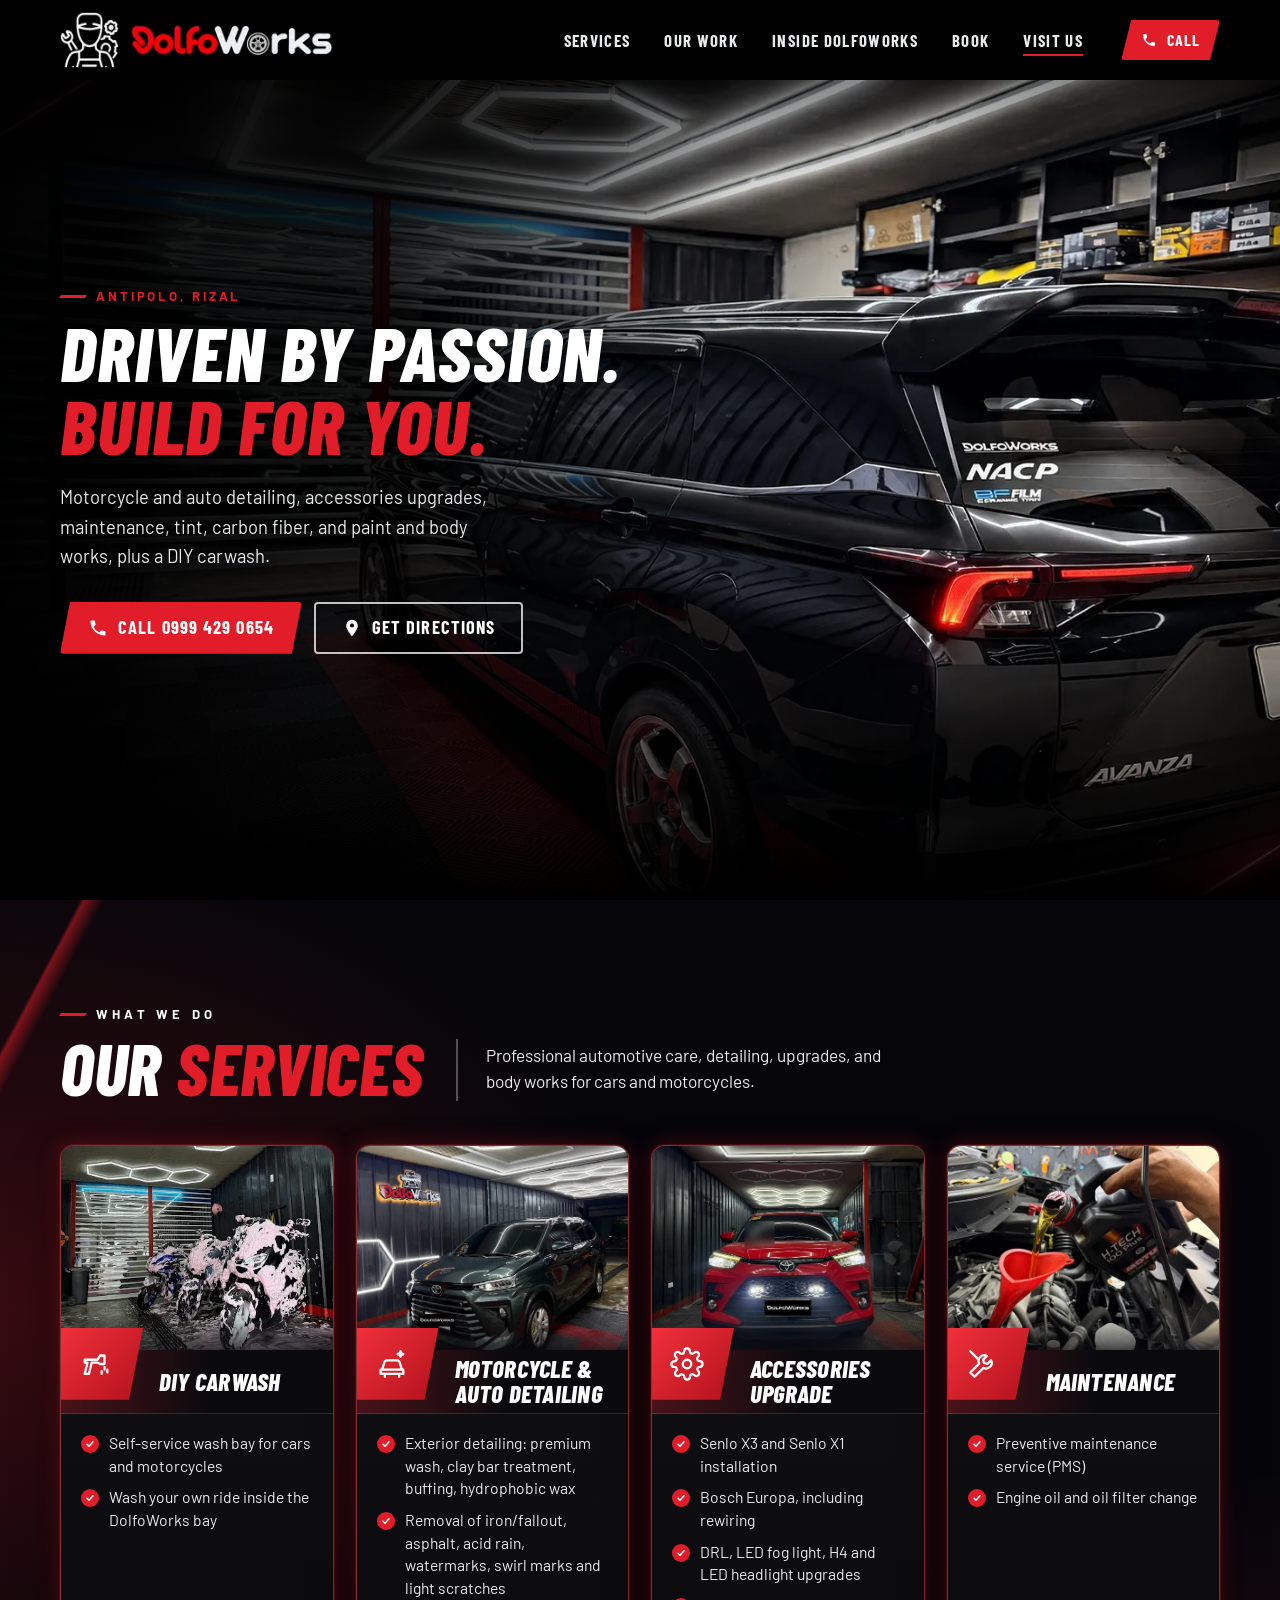
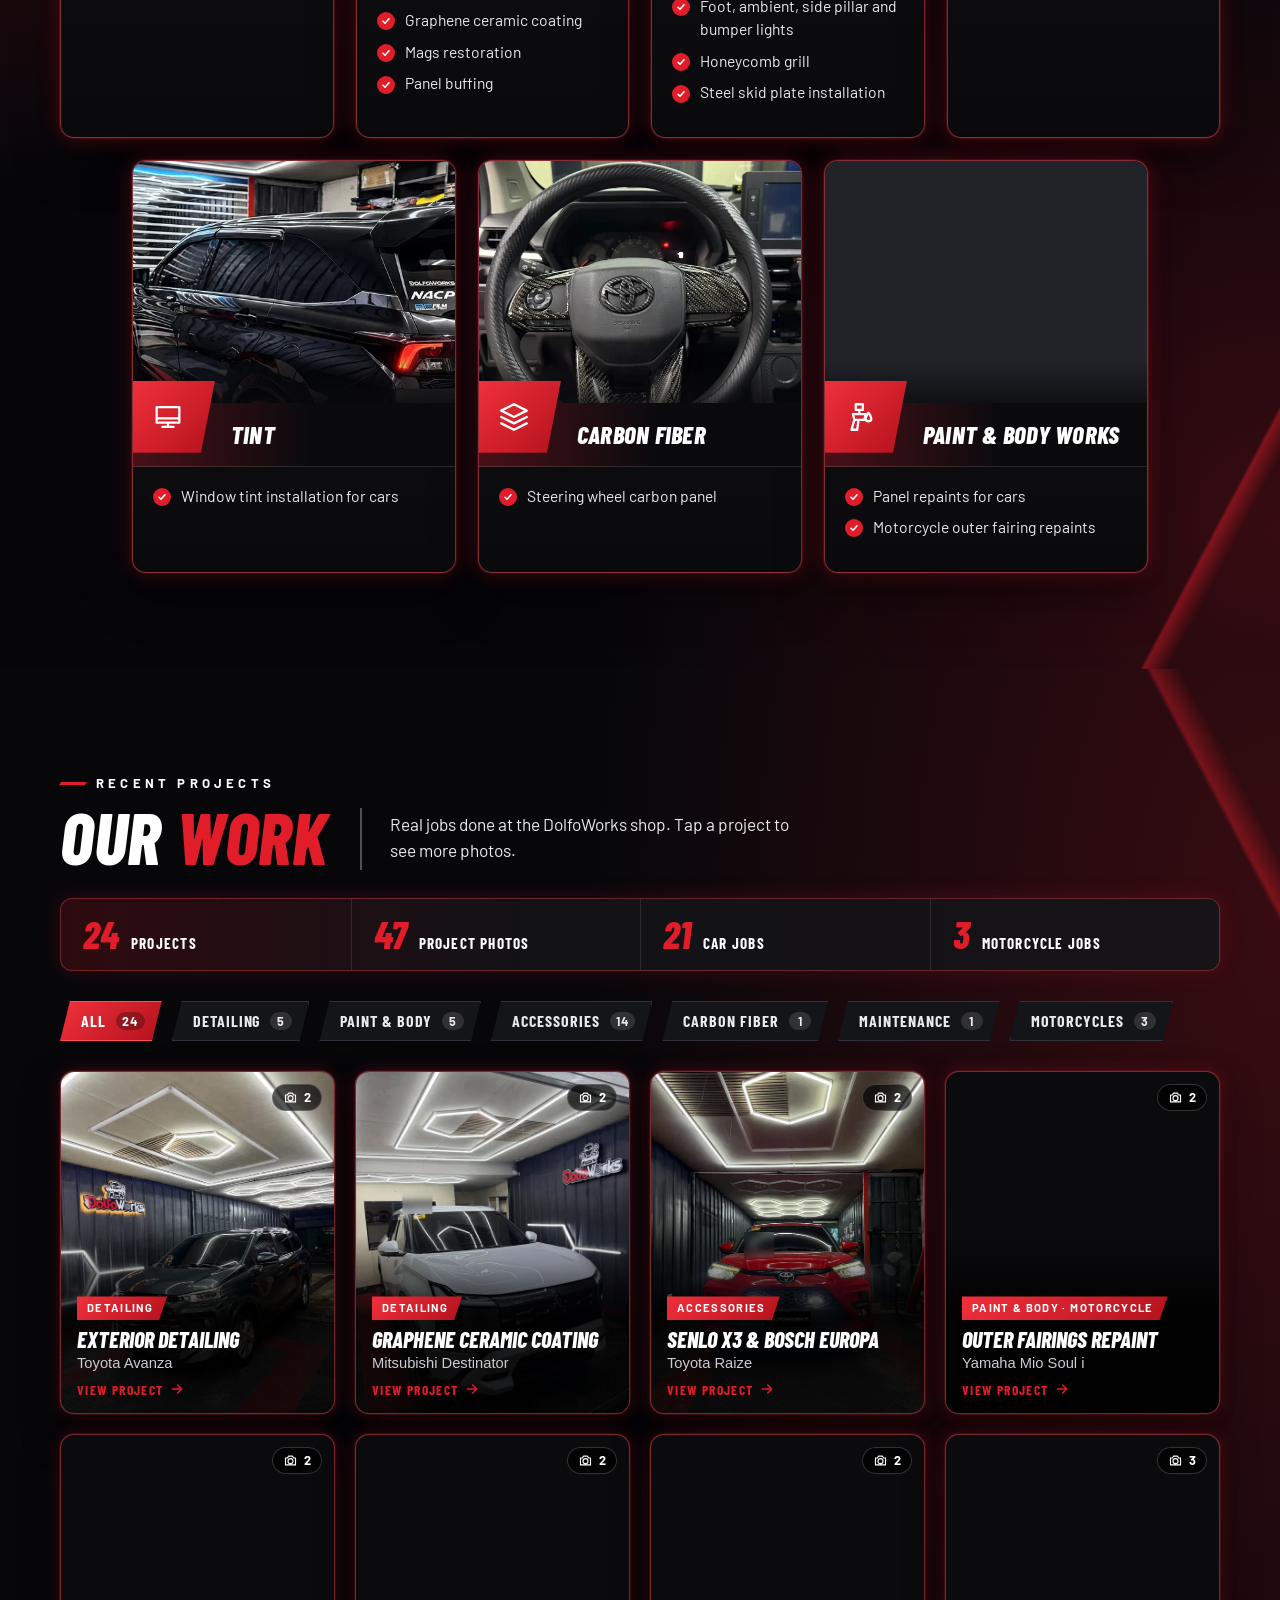
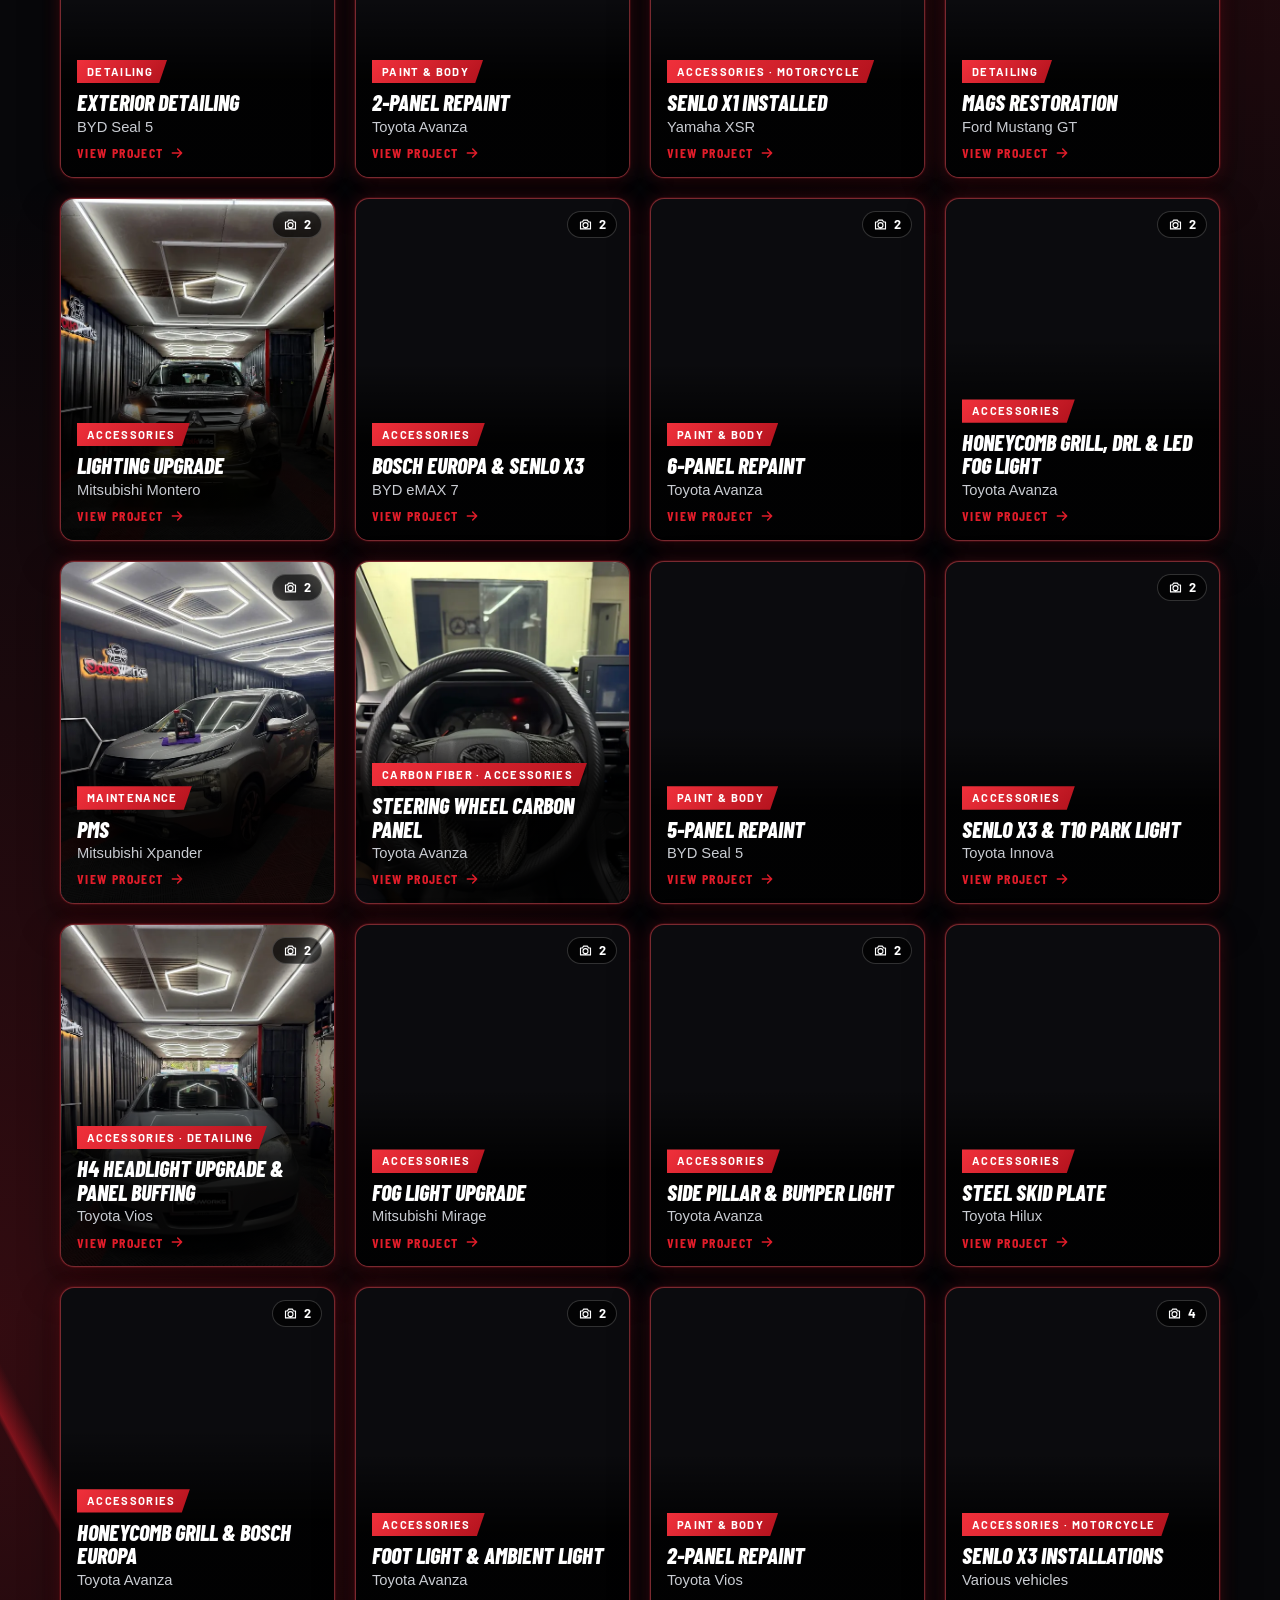
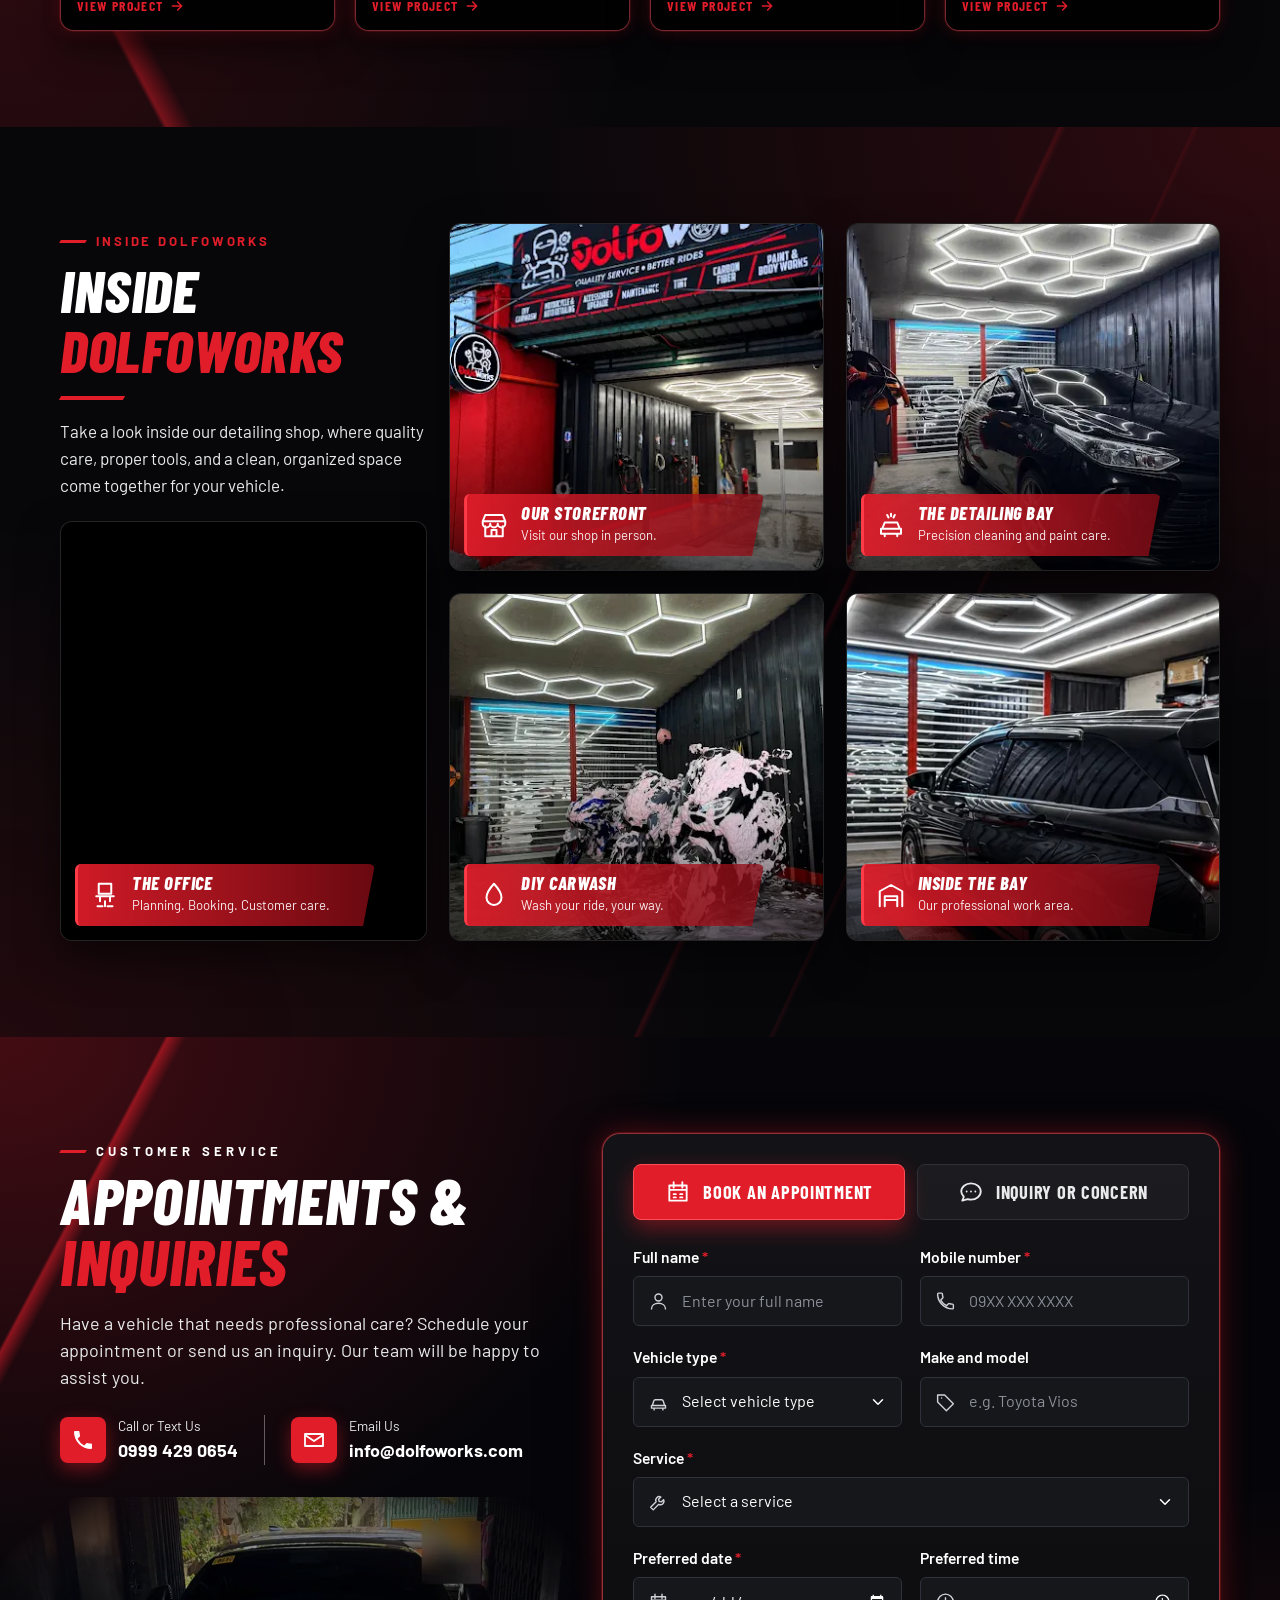
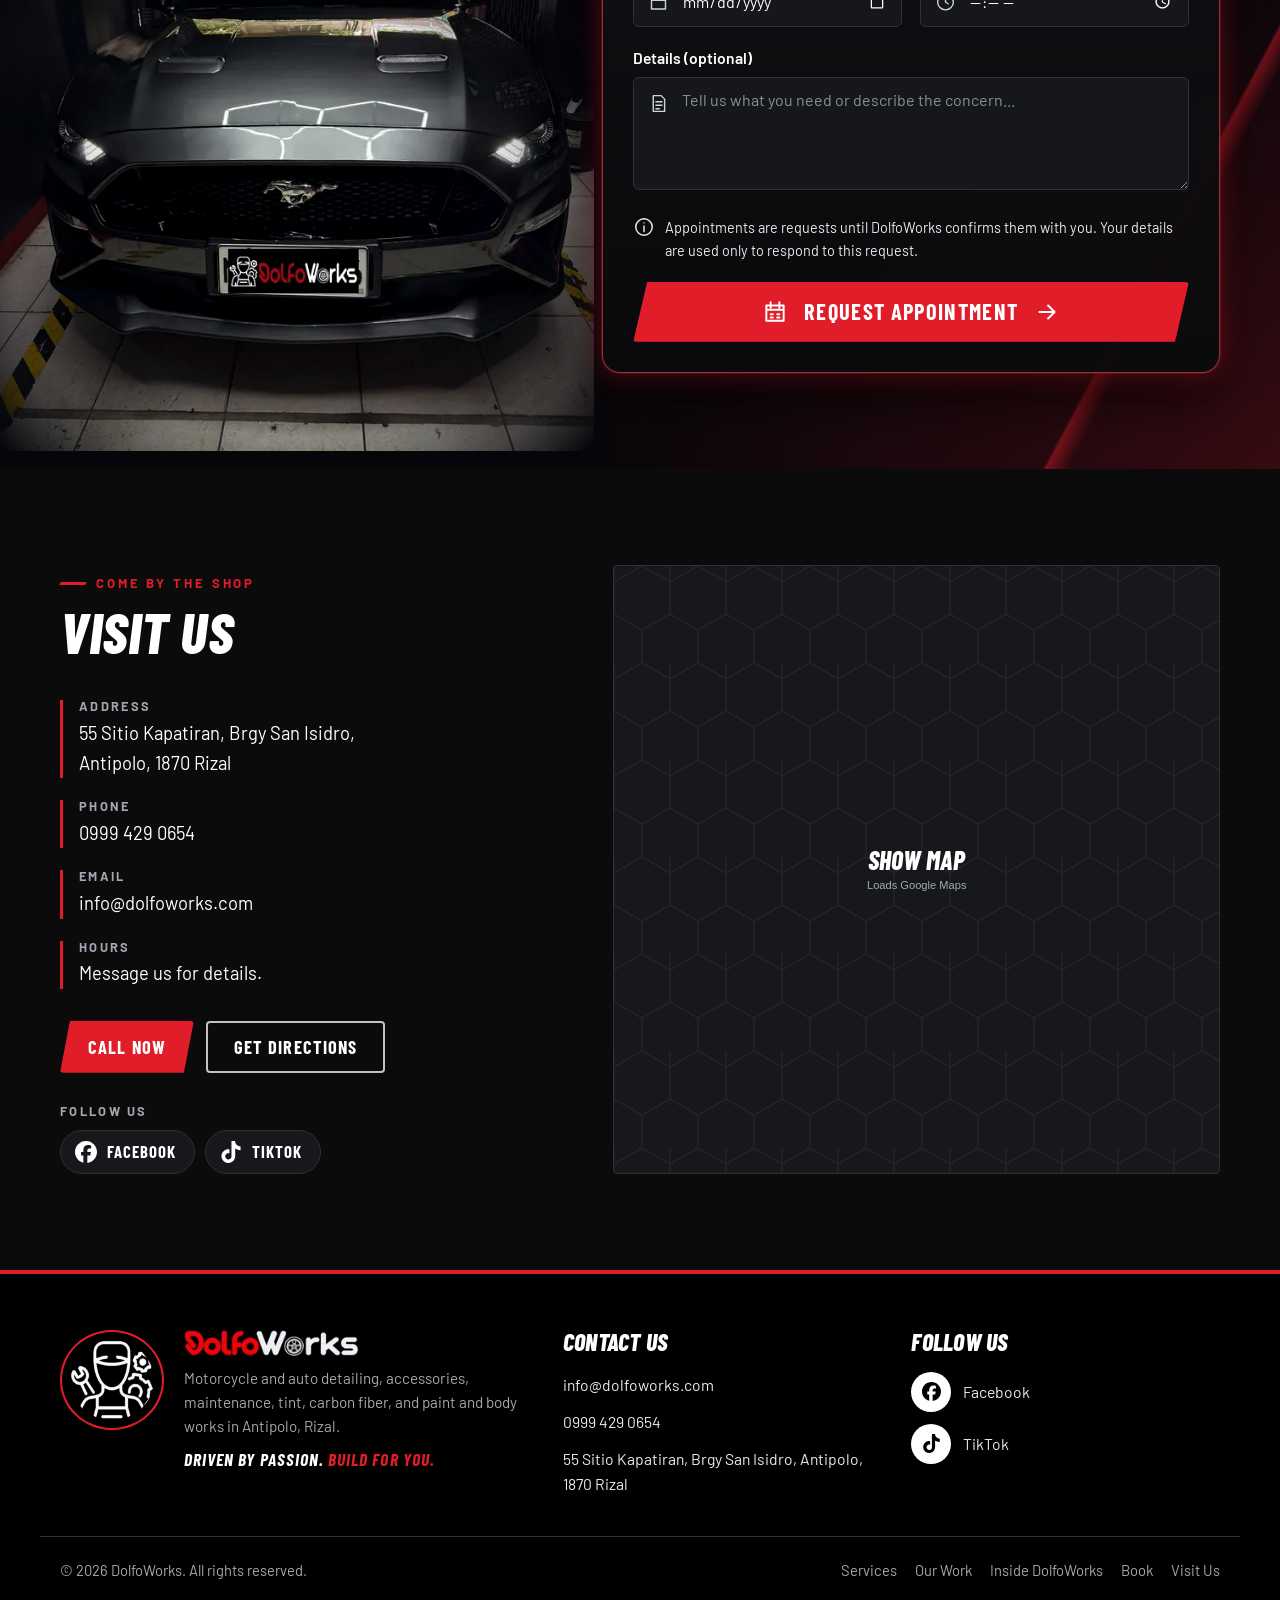
<file: showcase/dolfoworks/index.html>
<!doctype html>
<html lang="en">
<head>
  <meta charset="utf-8">
  <meta name="viewport" content="width=device-width, initial-scale=1">
  <title>DolfoWorks | Motorcycle &amp; Auto Detailing in Antipolo, Rizal</title>
  <meta name="description" content="DolfoWorks in Antipolo, Rizal: DIY carwash, motorcycle and auto detailing, accessories upgrades, maintenance, tint, carbon fiber, and paint and body works.">
  <meta name="theme-color" content="#000000">
  <link rel="icon" type="image/png" sizes="32x32" href="assets/img/brand/icon-32.png">
  <link rel="icon" type="image/png" sizes="512x512" href="assets/img/brand/icon-512.png">
  <link rel="apple-touch-icon" href="assets/img/brand/icon-180.png">
  <meta property="og:title" content="DolfoWorks | Driven by passion. Build for you.">
  <meta property="og:description" content="Motorcycle and auto detailing, accessories, paint and body works and more in Antipolo, Rizal.">
  <meta property="og:image" content="assets/img/hero/hero-main-1200.webp">
  <meta property="og:type" content="website">

  <link rel="preconnect" href="https://fonts.googleapis.com">
  <link rel="preconnect" href="https://fonts.gstatic.com" crossorigin>
  <link rel="stylesheet" href="https://fonts.googleapis.com/css2?family=Barlow+Condensed:ital,wght@0,600;0,700;1,700;1,800&family=Barlow:wght@400;500;600&display=swap">
  <link rel="preload" as="image" type="image/webp"
        imagesrcset="assets/img/hero/hero-main-768.webp 768w, assets/img/hero/hero-main-1200.webp 1200w, assets/img/hero/hero-main-1672.webp 1672w"
        imagesizes="100vw">
  <link rel="stylesheet" href="assets/css/styles.css?v=36">
</head>
<body>
  <a class="skip" href="#main">Skip to content</a>

  <!-- ===================== HEADER ===================== -->
  <header class="site-header" id="top">
    <div class="wrap header-inner">
      <a class="brand" href="#top" aria-label="DolfoWorks home">
        <!-- Logo lockup (owner's request): mascot from the official logo + "DolfoWorks" wordmark from the shop sign -->
        <img class="brand-mascot" src="assets/img/brand/dolfoworks-mascot-128.webp"
             srcset="assets/img/brand/dolfoworks-mascot-64.webp 67w, assets/img/brand/dolfoworks-mascot-128.webp 134w"
             sizes="59px" width="67" height="64" alt="">
        <img class="brand-wordmark" src="assets/img/brand/dolfoworks-wordmark-64.webp"
             srcset="assets/img/brand/dolfoworks-wordmark-32.webp 216w, assets/img/brand/dolfoworks-wordmark-64.webp 431w"
             sizes="203px" width="216" height="32" alt="DolfoWorks">
      </a>
      <nav class="nav" id="nav" aria-label="Main">
        <a href="#services">Services</a>
        <a href="#work">Our Work</a>
        <a href="#shop">Inside DolfoWorks</a>
        <a href="#book">Book</a>
        <a href="#visit">Visit Us</a>
      </nav>
      <div class="header-cta">
        <a class="btn btn-red btn-sm" href="tel:+639994290654" data-call><svg aria-hidden="true" viewBox="0 0 24 24"><path d="M6.6 10.8a15.1 15.1 0 0 0 6.6 6.6l2.2-2.2a1 1 0 0 1 1-.25 11.4 11.4 0 0 0 3.6.57 1 1 0 0 1 1 1V20a1 1 0 0 1-1 1A17 17 0 0 1 3 4a1 1 0 0 1 1-1h3.5a1 1 0 0 1 1 1c0 1.25.2 2.45.57 3.57a1 1 0 0 1-.25 1z"/></svg>Call</a>
        <button class="menu-btn" type="button" aria-controls="nav" aria-expanded="false" aria-label="Open menu">
          <span></span><span></span><span></span>
        </button>
      </div>
    </div>
  </header>

  <main id="main">
    <!-- ===================== HERO ===================== -->
    <section class="hero" aria-labelledby="hero-title">
      <figure class="hero-media">
        <img src="assets/img/hero/hero-main-1672.webp"
             srcset="assets/img/hero/hero-main-768.webp 768w, assets/img/hero/hero-main-1200.webp 1200w, assets/img/hero/hero-main-1672.webp 1672w"
             sizes="100vw" width="1672" height="941" fetchpriority="high"
             alt="A black Toyota Avanza inside the DolfoWorks bay, under hexagon ceiling lights on red and black floor tiles">
      </figure>
      <div class="wrap hero-copy">
        <p class="eyebrow">Antipolo, Rizal</p>
        <h1 id="hero-title"><span class="nowrap">Driven by passion.</span> <span class="nowrap red">Build for you.</span></h1>
        <p class="lead">Motorcycle and auto detailing, accessories upgrades, maintenance, tint, carbon fiber, and paint and body works, plus a DIY carwash.</p>
        <div class="btn-row">
          <a class="btn btn-red" href="tel:+639994290654" data-call>
            <svg aria-hidden="true" viewBox="0 0 24 24"><path d="M6.6 10.8a15.1 15.1 0 0 0 6.6 6.6l2.2-2.2a1 1 0 0 1 1-.25 11.4 11.4 0 0 0 3.6.57 1 1 0 0 1 1 1V20a1 1 0 0 1-1 1A17 17 0 0 1 3 4a1 1 0 0 1 1-1h3.5a1 1 0 0 1 1 1c0 1.25.2 2.45.57 3.57a1 1 0 0 1-.25 1z"/></svg>
            Call 0999 429 0654
          </a>
          <a class="btn btn-ghost" href="https://www.google.com/maps/dir/?api=1&amp;destination=DolfoWorks%2C%2055%20Sitio%20Kapatiran%2C%20Brgy%20San%20Isidro%2C%20Antipolo%2C%201870%20Rizal" target="_blank" rel="noopener" data-directions>
            <svg aria-hidden="true" viewBox="0 0 24 24"><path d="M12 2a7 7 0 0 0-7 7c0 5.25 7 13 7 13s7-7.75 7-13a7 7 0 0 0-7-7zm0 9.5A2.5 2.5 0 1 1 12 6.5a2.5 2.5 0 0 1 0 5z"/></svg>
            Get Directions
          </a>
        </div>
      </div>
    </section>

    <!-- ===================== SERVICES ===================== -->
    <section class="section services" id="services" aria-labelledby="services-title">
      <div class="wrap">
        <header class="section-head svc-head">
          <div>
            <p class="eyebrow">What we do</p>
            <h2 id="services-title">Our <span class="red">Services</span></h2>
          </div>
          <p class="svc-sub">Professional automotive care, detailing, upgrades, and body works for cars and motorcycles.</p>
        </header>

        <div class="svc-grid">
          <article class="svc">
            <div class="svc-media"><img loading="lazy" decoding="async" src="assets/img/shop/diy-carwash-382.webp" width="382" height="510" alt="Motorcycles covered in foam in the DolfoWorks wash bay"></div>
            <div class="svc-body">
              <div class="svc-title"><span class="svc-ico"><svg aria-hidden="true" viewBox="0 0 24 24"><path d="M4 9h9l2-3h3v6h-3l-2-1H9l-2 8H4l2-8H4zM18 14v2M20 16v2M16 17v2"/></svg></span><h3>DIY Carwash</h3></div>
              <!-- TO CONFIRM WITH OWNER: wording based on the shop's wash-bay photos -->
              <ul class="ticks">
                <li>Self-service wash bay for cars and motorcycles</li>
                <li>Wash your own ride inside the DolfoWorks bay</li>
              </ul>
            </div>
          </article>

          <article class="svc">
            <div class="svc-media"><img loading="lazy" decoding="async" src="assets/img/work/avanza-exterior-detailing-1-600.webp" width="600" height="800" alt="Toyota Avanza after exterior detailing at DolfoWorks"></div>
            <div class="svc-body">
              <div class="svc-title"><span class="svc-ico"><svg aria-hidden="true" viewBox="0 0 24 24"><path d="M5 16l1.6-5.2A2 2 0 0 1 8.5 9.4h7a2 2 0 0 1 1.9 1.4L19 16M4 16h16v3H4zM7 19v2M17 19v2M7.5 16h.01M16.5 16h.01M18 3l.6 1.4L20 5l-1.4.6L18 7l-.6-1.4L16 5l1.4-.6z"/></svg></span><h3>Motorcycle &amp; Auto Detailing</h3></div>
              <ul class="ticks">
                <li>Exterior detailing: premium wash, clay bar treatment, buffing, hydrophobic wax</li>
                <li>Removal of iron/fallout, asphalt, acid rain, watermarks, swirl marks and light scratches</li>
                <li>Graphene ceramic coating</li>
                <li>Mags restoration</li>
                <li>Panel buffing</li>
              </ul>
            </div>
          </article>

          <article class="svc">
            <div class="svc-media"><img loading="lazy" decoding="async" src="assets/img/work/raize-lighting-1-600.webp" width="600" height="800" alt="Toyota Raize with upgraded front lighting"></div>
            <div class="svc-body">
              <div class="svc-title"><span class="svc-ico"><svg aria-hidden="true" viewBox="0 0 24 24"><path d="M12 15a3 3 0 1 0 0-6 3 3 0 0 0 0 6zM19.4 15a1.7 1.7 0 0 0 .3 1.8l.1.1a2 2 0 1 1-2.8 2.8l-.1-.1a1.7 1.7 0 0 0-1.8-.3 1.7 1.7 0 0 0-1 1.5V21a2 2 0 1 1-4 0v-.1a1.7 1.7 0 0 0-1.1-1.5 1.7 1.7 0 0 0-1.8.3l-.1.1a2 2 0 1 1-2.8-2.8l.1-.1a1.7 1.7 0 0 0 .3-1.8 1.7 1.7 0 0 0-1.5-1H3a2 2 0 1 1 0-4h.1a1.7 1.7 0 0 0 1.5-1.1 1.7 1.7 0 0 0-.3-1.8l-.1-.1a2 2 0 1 1 2.8-2.8l.1.1a1.7 1.7 0 0 0 1.8.3H9a1.7 1.7 0 0 0 1-1.5V3a2 2 0 1 1 4 0v.1a1.7 1.7 0 0 0 1 1.5 1.7 1.7 0 0 0 1.8-.3l.1-.1a2 2 0 1 1 2.8 2.8l-.1.1a1.7 1.7 0 0 0-.3 1.8V9a1.7 1.7 0 0 0 1.5 1H21a2 2 0 1 1 0 4h-.1a1.7 1.7 0 0 0-1.5 1z"/></svg></span><h3>Accessories Upgrade</h3></div>
              <ul class="ticks">
                <li>Senlo X3 and Senlo X1 installation</li>
                <li>Bosch Europa, including rewiring</li>
                <li>DRL, LED fog light, H4 and LED headlight upgrades</li>
                <li>Foot, ambient, side pillar and bumper lights</li>
                <li>Honeycomb grill</li>
                <li>Steel skid plate installation</li>
              </ul>
            </div>
          </article>

          <article class="svc">
            <div class="svc-media"><img loading="lazy" decoding="async" src="assets/img/work/xpander-pms-2-600.webp" width="600" height="800" alt="Engine oil being poured during a Mitsubishi Xpander PMS"></div>
            <div class="svc-body">
              <div class="svc-title"><span class="svc-ico"><svg aria-hidden="true" viewBox="0 0 24 24"><path d="M14.7 6.3a4 4 0 0 0-5.4 5.4L3 18l3 3 6.3-6.3a4 4 0 0 0 5.4-5.4l-2.6 2.6-2.4-.6-.6-2.4zM5 5l4 4M3 3l2 2"/></svg></span><h3>Maintenance</h3></div>
              <ul class="ticks">
                <li>Preventive maintenance service (PMS)</li>
                <li>Engine oil and oil filter change</li>
              </ul>
            </div>
          </article>

          <article class="svc">
            <div class="svc-media"><img loading="lazy" decoding="async" src="assets/img/hero/tint-avanza-600.webp" srcset="assets/img/hero/tint-avanza-600.webp 600w, assets/img/hero/tint-avanza-936.webp 936w" sizes="(min-width: 1100px) 25vw, (min-width: 540px) 50vw, 100vw" width="600" height="368" alt="Tinted side and rear windows on a black Toyota Avanza in the DolfoWorks bay, with a window-film sticker"></div>
            <div class="svc-body">
              <div class="svc-title"><span class="svc-ico"><svg aria-hidden="true" viewBox="0 0 24 24"><path d="M4 5h16v11H4zM4 13h16M8 19h8M12 16v3"/></svg></span><h3>Tint</h3></div>
              <!-- TO CONFIRM WITH OWNER: no tint job photos or posts yet -->
              <ul class="ticks">
                <li>Window tint installation for cars</li>
              </ul>
            </div>
          </article>

          <article class="svc">
            <div class="svc-media"><img loading="lazy" decoding="async" src="assets/img/work/avanza-carbon-steering-panel-1-600.webp" width="600" height="800" alt="Carbon fiber steering wheel panel installed in a Toyota Avanza"></div>
            <div class="svc-body">
              <div class="svc-title"><span class="svc-ico"><svg aria-hidden="true" viewBox="0 0 24 24"><path d="M12 3l9 4.5-9 4.5-9-4.5zM3 12l9 4.5 9-4.5M3 16.5L12 21l9-4.5"/></svg></span><h3>Carbon Fiber</h3></div>
              <ul class="ticks"><li>Steering wheel carbon panel</li></ul>
            </div>
          </article>

          <article class="svc">
            <div class="svc-media"><img loading="lazy" decoding="async" src="assets/img/work/avanza-2-panel-repaint-2-600.webp" width="600" height="800" alt="Toyota Avanza masked for a panel repaint"></div>
            <div class="svc-body">
              <div class="svc-title"><span class="svc-ico"><svg aria-hidden="true" viewBox="0 0 24 24"><path d="M9 3h5v4H9zM11.5 7v3M7 10h9l-1 4H8zM8 14l-2 7h4l1-7M18 9c1.5 1.8 2 3 2 4a2 2 0 0 1-4 0c0-1 .5-2.2 2-4z"/></svg></span><h3>Paint &amp; Body Works</h3></div>
              <ul class="ticks">
                <li>Panel repaints for cars</li>
                <li>Motorcycle outer fairing repaints</li>
              </ul>
            </div>
          </article>
        </div>
      </div>
    </section>

    <!-- ===================== OUR WORK ===================== -->
    <section class="section work" id="work" aria-labelledby="work-title">
      <div class="wrap">
        <header class="section-head svc-head work-head">
          <div>
            <p class="eyebrow">Recent projects</p>
            <h2 id="work-title">Our <span class="red">Work</span></h2>
          </div>
          <p class="svc-sub">Real jobs done at the DolfoWorks shop. Tap a project to see more photos.</p>
        </header>
        <div class="work-stats" id="work-stats"></div>
        <div class="filters" role="toolbar" aria-label="Filter projects">
          <button type="button" class="chip is-active" data-filter="all" aria-pressed="true">All</button>
          <button type="button" class="chip" data-filter="detailing" aria-pressed="false">Detailing</button>
          <button type="button" class="chip" data-filter="paint" aria-pressed="false">Paint &amp; Body</button>
          <button type="button" class="chip" data-filter="accessories" aria-pressed="false">Accessories</button>
          <button type="button" class="chip" data-filter="carbon" aria-pressed="false">Carbon Fiber</button>
          <button type="button" class="chip" data-filter="maintenance" aria-pressed="false">Maintenance</button>
          <button type="button" class="chip" data-filter="motorcycle" aria-pressed="false">Motorcycles</button>
        </div>
        <ul class="work-grid" id="work-grid"></ul>
        <noscript><p class="section-sub">Turn on JavaScript to browse the project gallery.</p></noscript>
      </div>
    </section>

    <!-- ===================== THE SHOP ===================== -->
    <section class="section shop" id="shop" aria-labelledby="shop-title">
      <div class="wrap shop-layout">
        <div class="shop-left">
          <header class="section-head shop-head">
            <p class="eyebrow">Inside DolfoWorks</p>
            <h2 id="shop-title">Inside <span class="red">DolfoWorks</span></h2>
            <span class="shop-rule" aria-hidden="true"></span>
            <p class="shop-intro">Take a look inside our detailing shop, where quality care, proper tools, and a clean, organized space come together for your vehicle.</p>
          </header>
          <figure class="shop-card shop-card-tall">
            <img loading="lazy" decoding="async" src="assets/img/shop/office-600.webp"
                 srcset="assets/img/shop/office-600.webp 600w, assets/img/shop/office-1000.webp 1000w"
                 sizes="(min-width: 900px) 32vw, 100vw" width="600" height="915"
                 alt="The DolfoWorks office with the lit DolfoWorks logo sign on the wall">
            <figcaption class="shop-cap">
              <svg aria-hidden="true" viewBox="0 0 24 24"><path d="M7 3h10v8H7zM5 13h14M8 13v4M16 13v4M6 21h4M14 21h4M12 17v4"/></svg>
              <span><strong>The Office</strong><small>Planning. Booking. Customer care.</small></span>
            </figcaption>
          </figure>
        </div>

        <div class="shop-grid">
          <figure class="shop-card">
            <img loading="lazy" decoding="async" src="assets/img/shop/storefront-photo-382.webp" width="382" height="510"
                 alt="The real DolfoWorks storefront and wash bays seen from the street">
            <figcaption class="shop-cap">
              <svg aria-hidden="true" viewBox="0 0 24 24"><path d="M3 9l2-5h14l2 5M3 9h18v2a3 3 0 0 1-6 0 3 3 0 0 1-6 0 3 3 0 0 1-6 0zM5 13v8h14v-8M10 21v-5h4v5"/></svg>
              <span><strong>Our Storefront</strong><small>Visit our shop in person.</small></span>
            </figcaption>
          </figure>
          <figure class="shop-card">
            <img loading="lazy" decoding="async" src="assets/img/shop/bay-1-382.webp" width="382" height="510"
                 alt="A Toyota Vios under the hexagon lights in the DolfoWorks bay">
            <figcaption class="shop-cap">
              <svg aria-hidden="true" viewBox="0 0 24 24"><path d="M5 15l2-5h10l2 5M4 15h16v4H4zM7 19v2M17 19v2M9 4l1 2M12 3v2M15 4l-1 2"/></svg>
              <span><strong>The Detailing Bay</strong><small>Precision cleaning and paint care.</small></span>
            </figcaption>
          </figure>
          <figure class="shop-card">
            <img loading="lazy" decoding="async" src="assets/img/shop/diy-carwash-382.webp" width="382" height="510"
                 alt="Motorcycles covered in foam in the DolfoWorks wash bay">
            <figcaption class="shop-cap">
              <svg aria-hidden="true" viewBox="0 0 24 24"><path d="M12 3s6 6.5 6 11a6 6 0 0 1-12 0c0-4.5 6-11 6-11z"/></svg>
              <span><strong>DIY Carwash</strong><small>Wash your ride, your way.</small></span>
            </figcaption>
          </figure>
          <figure class="shop-card">
            <img loading="lazy" decoding="async" src="assets/img/hero/shop-inside-bay-600.webp"
                 srcset="assets/img/hero/shop-inside-bay-600.webp 600w, assets/img/hero/shop-inside-bay-1000.webp 1000w"
                 sizes="(min-width: 900px) 30vw, 100vw" width="600" height="355"
                 alt="A black Toyota Avanza inside the DolfoWorks bay under the hexagon ceiling lights">
            <figcaption class="shop-cap">
              <svg aria-hidden="true" viewBox="0 0 24 24"><path d="M3 21V9l9-5 9 5v12M7 21v-8h10v8M7 16h10"/></svg>
              <span><strong>Inside the Bay</strong><small>Our professional work area.</small></span>
            </figcaption>
          </figure>
        </div>
      </div>
    </section>

    <!-- ===================== BOOK / INQUIRE ===================== -->
    <section class="section book" id="book" aria-labelledby="book-title">
      <div class="wrap book-grid">
        <div class="book-intro">
          <header class="section-head book-head">
            <p class="eyebrow">Customer service</p>
            <h2 id="book-title">Appointments &amp; <span class="red">Inquiries</span></h2>
          </header>
          <p class="book-lead">Have a vehicle that needs professional care? Schedule your appointment or send us an inquiry. Our team will be happy to assist you.</p>
          <div class="book-contacts">
            <a class="book-contact" href="tel:+639994290654" data-call>
              <span class="book-contact-ico"><svg aria-hidden="true" viewBox="0 0 24 24"><path d="M6.6 10.8a15.1 15.1 0 0 0 6.6 6.6l2.2-2.2a1 1 0 0 1 1-.25 11.4 11.4 0 0 0 3.6.57 1 1 0 0 1 1 1V20a1 1 0 0 1-1 1A17 17 0 0 1 3 4a1 1 0 0 1 1-1h3.5a1 1 0 0 1 1 1c0 1.25.2 2.45.57 3.57a1 1 0 0 1-.25 1z"/></svg></span>
              <span><small>Call or Text Us</small><strong>0999 429 0654</strong></span>
            </a>
            <a class="book-contact" href="mailto:info@dolfoworks.com">
              <span class="book-contact-ico"><svg aria-hidden="true" viewBox="0 0 24 24" class="stroke"><path d="M3 6h18v12H3zM3 7l9 6 9-6"/></svg></span>
              <span><small>Email Us</small><strong>info@dolfoworks.com</strong></span>
            </a>
          </div>
          <figure class="book-car">
            <img loading="lazy" decoding="async" src="assets/img/hero/book-mustang-700.webp"
                 srcset="assets/img/hero/book-mustang-700.webp 700w, assets/img/hero/book-mustang-1100.webp 1100w"
                 sizes="(min-width: 900px) 40vw, 100vw" width="700" height="653"
                 alt="A Ford Mustang GT with a DolfoWorks plate cover, after its mags restoration at DolfoWorks">
          </figure>
        </div>

        <!--
          FORM DELIVERY: set data-endpoint to a form service URL (e.g. Formspree or Web3Forms)
          to have submissions sent to the owner's email automatically. While it is empty, the form
          prepares the message and lets the customer send it by SMS or Facebook Messenger.
        -->
        <form class="book-form" id="book-form" data-endpoint="" novalidate>
          <fieldset class="type-toggle">
            <legend class="sr-only">What do you need?</legend>
            <label><input type="radio" name="request_type" value="Appointment" checked><span><svg aria-hidden="true" viewBox="0 0 24 24"><path d="M4 6h16v14H4zM4 10h16M8 3v5M16 3v5M8 14h2M14 14h2M8 17h2M14 17h2"/></svg>Book an appointment</span></label>
            <label><input type="radio" name="request_type" value="Inquiry / Concern"><span><svg aria-hidden="true" viewBox="0 0 24 24"><path d="M12 4c4.97 0 9 3.36 9 7.5S16.97 19 12 19c-1.1 0-2.15-.16-3.12-.46L4 20l1.4-3.6C4.5 15.2 3 13.5 3 11.5 3 7.36 7.03 4 12 4zM8 11.5h.01M12 11.5h.01M16 11.5h.01"/></svg>Inquiry or concern</span></label>
          </fieldset>

          <div class="field-row">
            <div class="field">
              <label for="f-name">Full name <span class="req" aria-hidden="true">*</span></label>
              <div class="input-ico"><svg aria-hidden="true" viewBox="0 0 24 24"><path d="M12 12a4 4 0 1 0 0-8 4 4 0 0 0 0 8zM4 21c0-4 3.6-6.5 8-6.5s8 2.5 8 6.5"/></svg>
              <input id="f-name" name="name" type="text" autocomplete="name" required maxlength="80" placeholder="Enter your full name"></div>
              <p class="error" aria-live="polite"></p>
            </div>
            <div class="field">
              <label for="f-phone">Mobile number <span class="req" aria-hidden="true">*</span></label>
              <div class="input-ico"><svg aria-hidden="true" viewBox="0 0 24 24"><path d="M6.6 10.8a15.1 15.1 0 0 0 6.6 6.6l2.2-2.2a1 1 0 0 1 1-.25 11.4 11.4 0 0 0 3.6.57 1 1 0 0 1 1 1V20a1 1 0 0 1-1 1A17 17 0 0 1 3 4a1 1 0 0 1 1-1h3.5a1 1 0 0 1 1 1c0 1.25.2 2.45.57 3.57a1 1 0 0 1-.25 1z"/></svg>
              <input id="f-phone" name="phone" type="tel" inputmode="tel" autocomplete="tel" placeholder="09XX XXX XXXX" required maxlength="20"></div>
              <p class="error" aria-live="polite"></p>
            </div>
          </div>

          <div class="field-row">
            <div class="field">
              <label for="f-vtype">Vehicle type <span class="req" aria-hidden="true">*</span></label>
              <div class="input-ico"><svg aria-hidden="true" viewBox="0 0 24 24"><path d="M5 16l1.6-5.2A2 2 0 0 1 8.5 9.4h7a2 2 0 0 1 1.9 1.4L19 16M4 16h16v3H4zM7 19v2M17 19v2M7.5 16h.01M16.5 16h.01"/></svg>
              <select id="f-vtype" name="vehicle_type" required>
                <option value="">Select vehicle type</option>
                <option>Car</option>
                <option>Motorcycle</option>
              </select></div>
              <p class="error" aria-live="polite"></p>
            </div>
            <div class="field">
              <label for="f-vehicle">Make and model</label>
              <div class="input-ico"><svg aria-hidden="true" viewBox="0 0 24 24"><path d="M3 12V4h8l10 10-8 8L3 12zM7.5 7.5h.01"/></svg>
              <input id="f-vehicle" name="vehicle" type="text" placeholder="e.g. Toyota Vios" maxlength="80"></div>
            </div>
          </div>

          <div class="field">
            <label for="f-service">Service <span class="req" aria-hidden="true">*</span></label>
            <div class="input-ico"><svg aria-hidden="true" viewBox="0 0 24 24"><path d="M14.7 6.3a4 4 0 0 0-5.4 5.4L3 18l3 3 6.3-6.3a4 4 0 0 0 5.4-5.4l-2.6 2.6-2.4-.6-.6-2.4z"/></svg>
            <select id="f-service" name="service" required>
              <option value="">Select a service</option>
              <option>DIY Carwash</option>
              <option>Motorcycle &amp; Auto Detailing</option>
              <option>Accessories Upgrade</option>
              <option>Maintenance</option>
              <option>Tint</option>
              <option>Carbon Fiber</option>
              <option>Paint &amp; Body Works</option>
              <option>Other / Not sure</option>
            </select></div>
            <p class="error" aria-live="polite"></p>
          </div>

          <div class="field-row appt-only">
            <div class="field">
              <label for="f-date">Preferred date <span class="req" aria-hidden="true">*</span></label>
              <div class="input-ico"><svg aria-hidden="true" viewBox="0 0 24 24"><path d="M4 6h16v14H4zM4 10h16M8 3v5M16 3v5"/></svg>
              <input id="f-date" name="preferred_date" type="date" required></div>
              <p class="error" aria-live="polite"></p>
            </div>
            <div class="field">
              <label for="f-time">Preferred time</label>
              <div class="input-ico"><svg aria-hidden="true" viewBox="0 0 24 24"><path d="M12 21a9 9 0 1 0 0-18 9 9 0 0 0 0 18zM12 7v5l3 2"/></svg>
              <input id="f-time" name="preferred_time" type="time"></div>
            </div>
          </div>

          <div class="field">
            <label for="f-message"><span class="msg-label">Details or concern</span> <span class="req msg-req" aria-hidden="true" hidden>*</span></label>
            <div class="input-ico input-ico-top"><svg aria-hidden="true" viewBox="0 0 24 24"><path d="M6 3h9l4 4v14H6zM9 10h7M9 14h7M9 18h4"/></svg>
            <textarea id="f-message" name="message" rows="4" maxlength="1000" placeholder="Tell us what you need or describe the concern..."></textarea></div>
            <p class="error" aria-live="polite"></p>
          </div>

          <!-- Spam trap: real visitors never see or fill this -->
          <input class="hp" type="text" name="company" tabindex="-1" autocomplete="off" aria-hidden="true">

          <p class="form-note"><svg aria-hidden="true" viewBox="0 0 24 24"><path d="M12 21a9 9 0 1 0 0-18 9 9 0 0 0 0 18zM12 11v6M12 7.5h.01"/></svg>Appointments are requests until DolfoWorks confirms them with you. Your details are used only to respond to this request.</p>
          <button class="btn btn-red btn-block btn-submit" type="submit">
            <svg aria-hidden="true" viewBox="0 0 24 24" class="stroke"><path d="M4 6h16v14H4zM4 10h16M8 3v5M16 3v5M8 14h2M14 14h2M8 17h2M14 17h2"/></svg>
            <span class="btn-label">Request Appointment</span>
            <svg aria-hidden="true" viewBox="0 0 24 24" class="stroke"><path d="M5 12h14M13 6l6 6-6 6"/></svg>
          </button>
          <p class="form-status" id="form-status" role="status" aria-live="polite"></p>
        </form>

        <!-- Shown after submit when no form service is connected -->
        <div class="book-done" id="book-done" hidden tabindex="-1">
          <h3>Almost done: send your request</h3>
          <p>Choose how to send it to DolfoWorks. Your message is ready.</p>
          <pre class="book-preview" id="book-preview"></pre>
          <div class="btn-row">
            <a class="btn btn-red" id="send-sms" href="#">Send by SMS</a>
            <a class="btn btn-ghost" id="send-fb" href="https://m.me/dolfoworks" target="_blank" rel="noopener">Copy &amp; open Messenger</a>
          </div>
          <p class="form-status" id="copy-status" role="status" aria-live="polite"></p>
          <button type="button" class="link-btn" id="book-edit">Edit my request</button>
        </div>
      </div>
    </section>

    <!-- ===================== VISIT ===================== -->
    <section class="section visit" id="visit" aria-labelledby="visit-title">
      <div class="wrap visit-grid">
        <div class="visit-info">
          <header class="section-head">
            <p class="eyebrow">Come by the shop</p>
            <h2 id="visit-title">Visit Us</h2>
          </header>
          <dl class="contact">
            <div><dt>Address</dt><dd>55 Sitio Kapatiran, Brgy San Isidro,<br>Antipolo, 1870 Rizal</dd></div>
            <div><dt>Phone</dt><dd><a href="tel:+639994290654" data-call>0999 429 0654</a></dd></div>
            <!-- TEMPORARY email address supplied by the owner; replace when the final address is confirmed. -->
            <div><dt>Email</dt><dd><a href="mailto:info@dolfoworks.com">info@dolfoworks.com</a></dd></div>
            <div><dt>Hours</dt><dd>Message us for details.</dd></div>
          </dl>
          <div class="btn-row">
            <a class="btn btn-red" href="tel:+639994290654" data-call>Call Now</a>
            <a class="btn btn-ghost" href="https://www.google.com/maps/dir/?api=1&amp;destination=DolfoWorks%2C%2055%20Sitio%20Kapatiran%2C%20Brgy%20San%20Isidro%2C%20Antipolo%2C%201870%20Rizal" target="_blank" rel="noopener" data-directions>Get Directions</a>
          </div>
          <div class="follow">
            <p class="follow-label">Follow us</p>
            <div class="social">
              <a href="https://www.facebook.com/dolfoworks" target="_blank" rel="noopener" aria-label="DolfoWorks on Facebook">
                <svg aria-hidden="true" viewBox="0 0 24 24"><path d="M9.101 23.691v-7.98H6.627v-3.667h2.474v-1.58c0-4.085 1.848-5.978 5.858-5.978.401 0 .955.042 1.468.103a8.68 8.68 0 0 1 1.141.195v3.325a8.623 8.623 0 0 0-.653-.036 26.805 26.805 0 0 0-.733-.009c-.707 0-1.259.096-1.675.309a1.686 1.686 0 0 0-.679.622c-.258.42-.374.995-.374 1.752v1.297h3.919l-.386 2.103-.287 1.564h-3.246v8.245C19.396 23.238 24 18.179 24 12.044c0-6.627-5.373-12-12-12s-12 5.373-12 12c0 5.628 3.874 10.35 9.101 11.647Z"/></svg>
                <span>Facebook</span>
              </a>
              <a href="https://www.tiktok.com/@dolfoworks" target="_blank" rel="noopener" aria-label="DolfoWorks on TikTok">
                <svg aria-hidden="true" viewBox="0 0 24 24"><path d="M12.525.02c1.31-.02 2.61-.01 3.91-.02.08 1.53.63 3.09 1.75 4.17 1.12 1.11 2.7 1.62 4.24 1.79v4.03c-1.44-.05-2.89-.35-4.2-.97-.57-.26-1.1-.59-1.62-.93-.01 2.92.01 5.84-.02 8.75-.08 1.4-.54 2.79-1.35 3.94-1.31 1.92-3.58 3.17-5.91 3.21-1.43.08-2.86-.31-4.08-1.03-2.02-1.19-3.44-3.37-3.65-5.71-.02-.5-.03-1-.01-1.49.18-1.9 1.12-3.72 2.58-4.96 1.66-1.44 3.98-2.13 6.15-1.72.02 1.48-.04 2.96-.04 4.44-.99-.32-2.15-.23-3.02.37-.63.41-1.11 1.04-1.36 1.75-.21.51-.15 1.07-.14 1.61.24 1.64 1.82 3.02 3.5 2.87 1.12-.01 2.19-.66 2.77-1.61.19-.33.4-.67.41-1.06.1-1.79.06-3.57.07-5.36.01-4.03-.01-8.05.02-12.07z"/></svg>
                <span>TikTok</span>
              </a>
            </div>
          </div>
        </div>
        <div class="map" id="map">
          <button type="button" class="map-load" data-map-src="https://www.google.com/maps?q=DolfoWorks%2C%2055%20Sitio%20Kapatiran%2C%20Brgy%20San%20Isidro%2C%20Antipolo%2C%201870%20Rizal&amp;output=embed">
            <span>Show map</span>
            <small>Loads Google Maps</small>
          </button>
        </div>
      </div>
    </section>
  </main>

  <!-- ===================== FOOTER ===================== -->
  <footer class="site-footer">
    <div class="wrap footer-grid">
      <div class="footer-about">
        <img class="footer-mascot" loading="lazy" src="assets/img/brand/dolfoworks-mascot-128.webp"
             srcset="assets/img/brand/dolfoworks-mascot-128.webp 134w, assets/img/brand/dolfoworks-mascot-256.webp 268w"
             sizes="84px" width="134" height="128" alt="">
        <div>
          <img class="footer-wordmark" loading="lazy" src="assets/img/brand/dolfoworks-wordmark-64.webp"
               srcset="assets/img/brand/dolfoworks-wordmark-32.webp 216w, assets/img/brand/dolfoworks-wordmark-64.webp 431w"
               sizes="176px" width="431" height="64" alt="DolfoWorks">
          <p class="footer-desc">Motorcycle and auto detailing, accessories, maintenance, tint, carbon fiber, and paint and body works in Antipolo, Rizal.</p>
          <p class="slogan"><span class="nowrap">Driven by passion.</span> <span class="nowrap red">Build for you.</span></p>
        </div>
      </div>

      <div class="footer-col">
        <h2 class="footer-title">Contact Us</h2>
        <ul class="footer-list">
          <li><a href="mailto:info@dolfoworks.com">info@dolfoworks.com</a></li>
          <li><a href="tel:+639994290654" data-call>0999 429 0654</a></li>
          <li>55 Sitio Kapatiran, Brgy San Isidro, Antipolo, 1870 Rizal</li>
        </ul>
      </div>

      <div class="footer-col">
        <h2 class="footer-title">Follow Us</h2>
        <ul class="footer-list footer-social">
          <li>
            <a href="https://www.facebook.com/dolfoworks" target="_blank" rel="noopener">
              <span class="social-dot"><svg aria-hidden="true" viewBox="0 0 24 24"><path d="M9.101 23.691v-7.98H6.627v-3.667h2.474v-1.58c0-4.085 1.848-5.978 5.858-5.978.401 0 .955.042 1.468.103a8.68 8.68 0 0 1 1.141.195v3.325a8.623 8.623 0 0 0-.653-.036 26.805 26.805 0 0 0-.733-.009c-.707 0-1.259.096-1.675.309a1.686 1.686 0 0 0-.679.622c-.258.42-.374.995-.374 1.752v1.297h3.919l-.386 2.103-.287 1.564h-3.246v8.245C19.396 23.238 24 18.179 24 12.044c0-6.627-5.373-12-12-12s-12 5.373-12 12c0 5.628 3.874 10.35 9.101 11.647Z"/></svg></span>
              Facebook
            </a>
          </li>
          <li>
            <a href="https://www.tiktok.com/@dolfoworks" target="_blank" rel="noopener">
              <span class="social-dot"><svg aria-hidden="true" viewBox="0 0 24 24"><path d="M12.525.02c1.31-.02 2.61-.01 3.91-.02.08 1.53.63 3.09 1.75 4.17 1.12 1.11 2.7 1.62 4.24 1.79v4.03c-1.44-.05-2.89-.35-4.2-.97-.57-.26-1.1-.59-1.62-.93-.01 2.92.01 5.84-.02 8.75-.08 1.4-.54 2.79-1.35 3.94-1.31 1.92-3.58 3.17-5.91 3.21-1.43.08-2.86-.31-4.08-1.03-2.02-1.19-3.44-3.37-3.65-5.71-.02-.5-.03-1-.01-1.49.18-1.9 1.12-3.72 2.58-4.96 1.66-1.44 3.98-2.13 6.15-1.72.02 1.48-.04 2.96-.04 4.44-.99-.32-2.15-.23-3.02.37-.63.41-1.11 1.04-1.36 1.75-.21.51-.15 1.07-.14 1.61.24 1.64 1.82 3.02 3.5 2.87 1.12-.01 2.19-.66 2.77-1.61.19-.33.4-.67.41-1.06.1-1.79.06-3.57.07-5.36.01-4.03-.01-8.05.02-12.07z"/></svg></span>
              TikTok
            </a>
          </li>
        </ul>
      </div>
    </div>

    <div class="wrap footer-bottom">
      <p>© <span id="year">2026</span> DolfoWorks. All rights reserved.</p>
      <nav aria-label="Footer">
        <a href="#services">Services</a>
        <a href="#work">Our Work</a>
        <a href="#shop">Inside DolfoWorks</a>
        <a href="#book">Book</a>
        <a href="#visit">Visit Us</a>
      </nav>
    </div>
  </footer>

  <!-- Mobile quick actions -->
  <div class="quickbar" aria-label="Quick actions">
    <a href="tel:+639994290654" data-call>Call</a>
    <a href="https://www.google.com/maps/dir/?api=1&amp;destination=DolfoWorks%2C%2055%20Sitio%20Kapatiran%2C%20Brgy%20San%20Isidro%2C%20Antipolo%2C%201870%20Rizal" target="_blank" rel="noopener" data-directions>Directions</a>
  </div>

  <!-- Project viewer -->
  <dialog class="viewer" id="viewer" aria-labelledby="viewer-title">
    <div class="viewer-inner">
      <button type="button" class="viewer-close" aria-label="Close">×</button>
      <div class="viewer-media">
        <img id="viewer-img" alt="">
        <button type="button" class="viewer-nav prev" aria-label="Previous photo">‹</button>
        <button type="button" class="viewer-nav next" aria-label="Next photo">›</button>
        <p class="viewer-count" id="viewer-count"></p>
      </div>
      <div class="viewer-text">
        <p class="eyebrow" id="viewer-tags"></p>
        <h3 id="viewer-title"></h3>
        <ul class="ticks" id="viewer-list"></ul>
      </div>
    </div>
  </dialog>

  <script src="assets/js/images.js" defer></script>
  <script src="assets/js/work.js" defer></script>
  <script src="assets/js/main.js?v=5" defer></script>
  <script src="assets/js/form.js?v=2" defer></script>
</body>
</html>
</file>
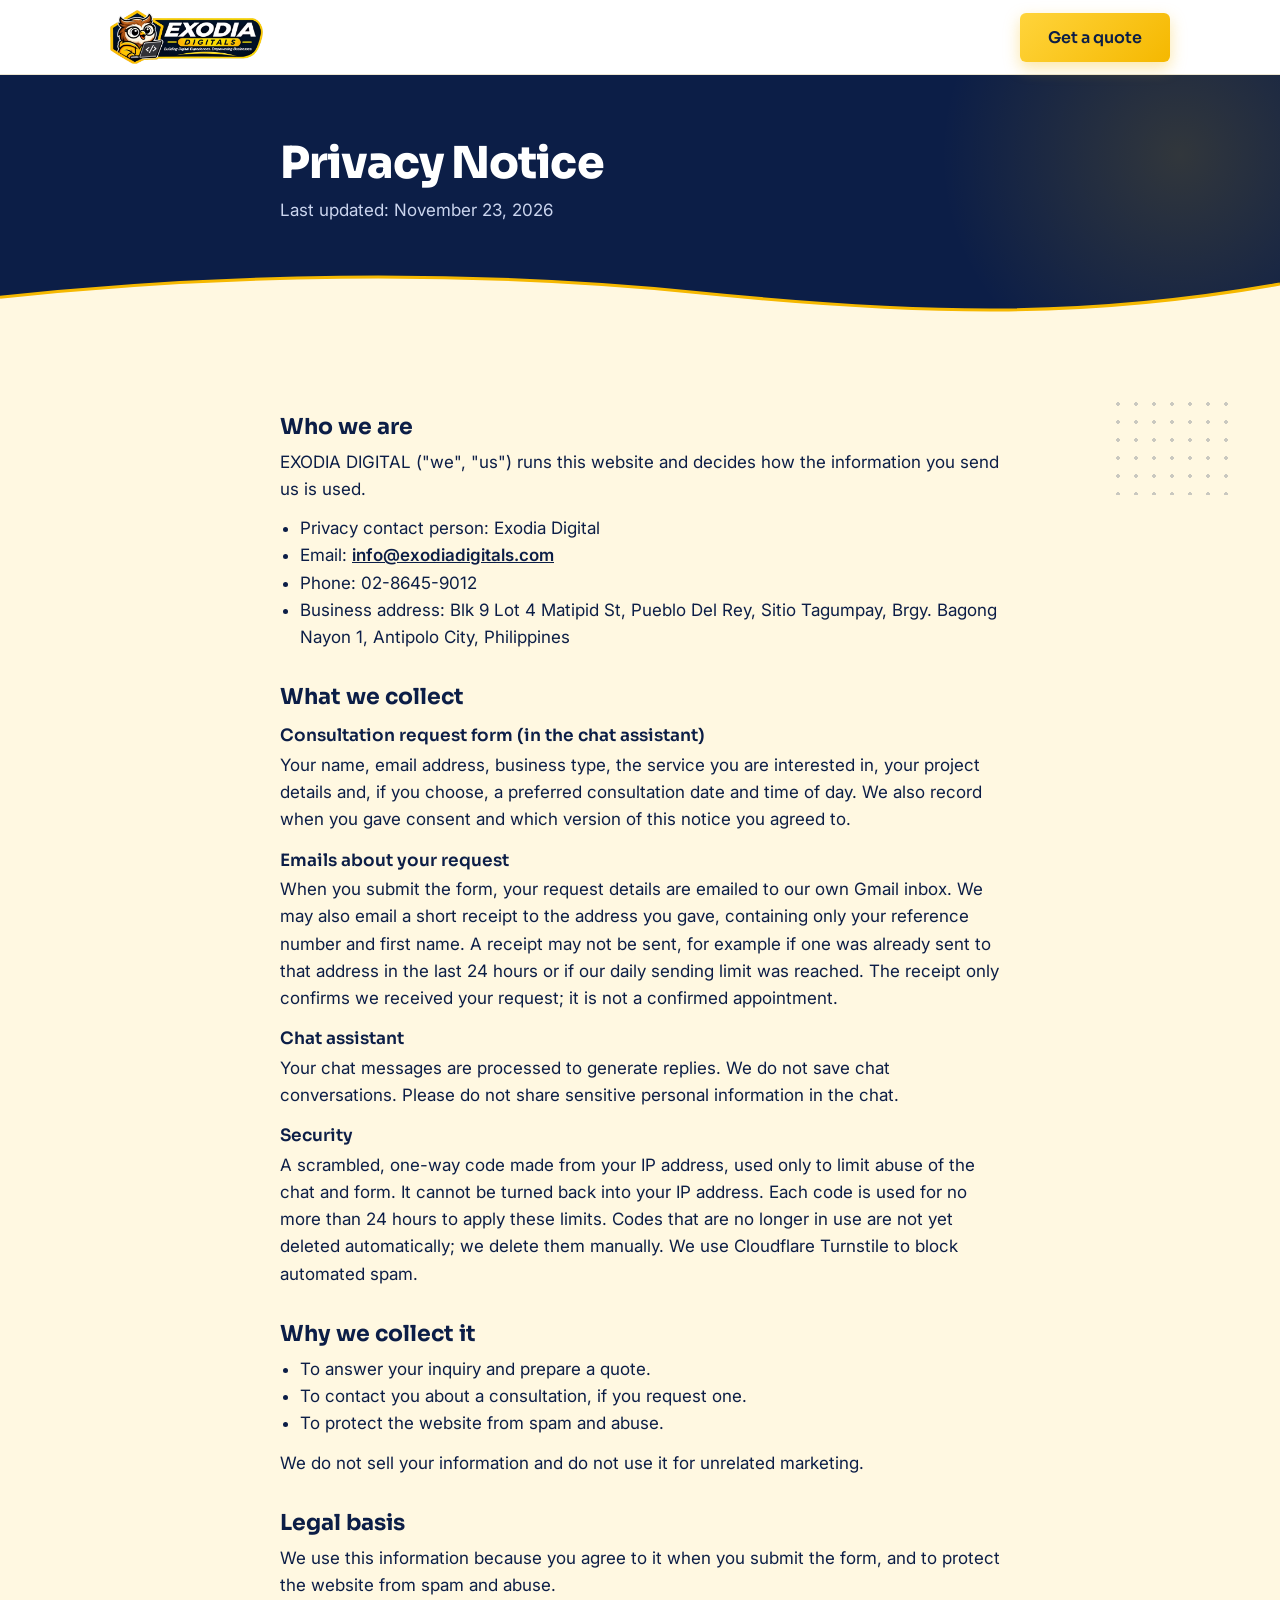
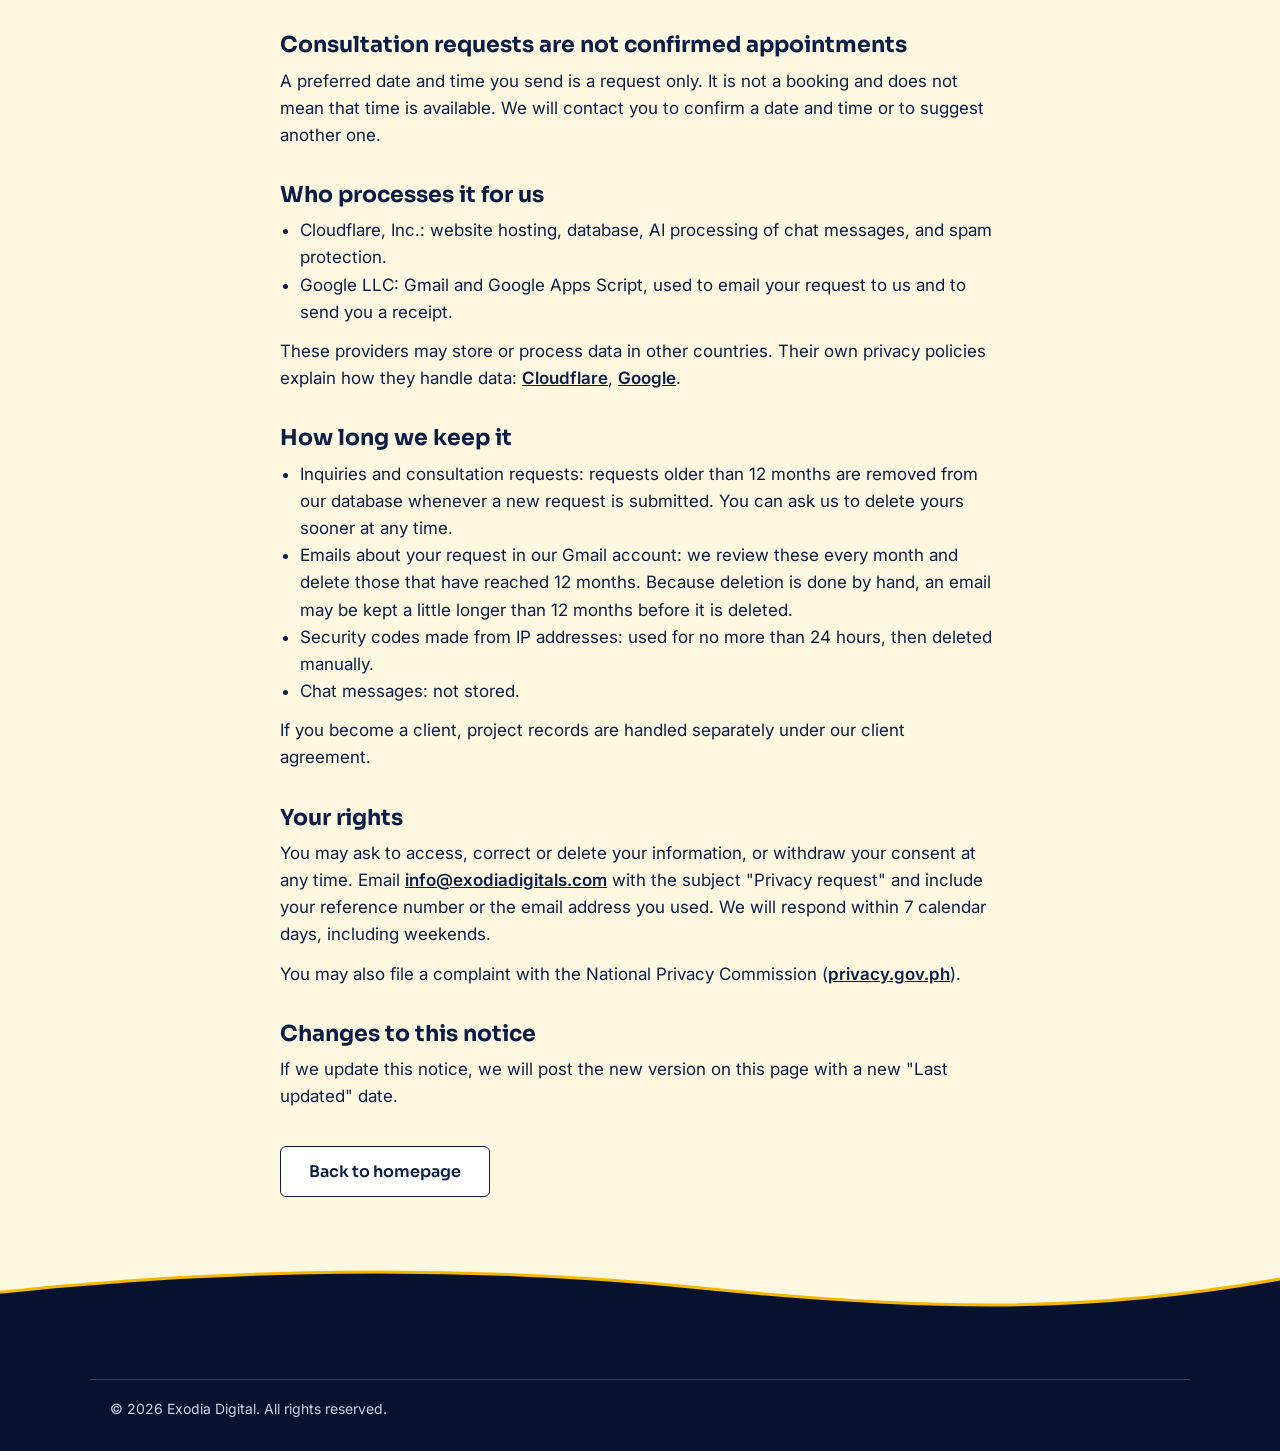
<file: privacy.html>
<!DOCTYPE html>
<html lang="en"><head><meta charset="utf-8">
<meta name="viewport" content="width=device-width, initial-scale=1, viewport-fit=cover">
<title>Privacy Notice | Exodia Digital</title>
<meta name="description" content="How Exodia Digital collects, uses, keeps and deletes information sent through its website chat assistant and consultation request form.">
<meta name="theme-color" content="#0c1e47">
<link rel="icon" href="/assets/images/exodia-digitals-emblem.webp" type="image/webp">
<link rel="preconnect" href="https://fonts.googleapis.com">
<link rel="preconnect" href="https://fonts.gstatic.com" crossorigin>
<link href="https://fonts.googleapis.com/css2?family=Sora:wght@400;600;800&family=Inter:wght@400;500&display=swap" rel="stylesheet">
<link rel="stylesheet" href="/assets/css/styles.css?v=9">
<link rel="stylesheet" href="/assets/css/privacy.css?v=2">
</head><body>
<header><nav><a href="/" aria-label="Exodia Digital home"><img src="/assets/images/exodia-digitals-logo.webp" alt="Exodia Digitals" width="1075" height="380"></a>
<div><a class="btn" href="/#contact">Get a quote</a></div></nav></header>
<main><div class="pg-band"><span class="glow-tl" aria-hidden="true"></span><div class="wrap pv-head">
<h1>Privacy Notice</h1>
<p class="meta">Last updated: November 23, 2026</p>
</div><svg class="seam to-cream" viewBox="0 0 1440 80" preserveAspectRatio="none" aria-hidden="true" focusable="false"><path class="fillw" d="M0 46C240 18 520 12 780 40S1220 72 1440 30V80H0Z"/><path class="rib" d="M0 46C240 18 520 12 780 40S1220 72 1440 30"/></svg></div>
<div class="privacy"><span class="dots-n deco-tr" aria-hidden="true"></span><div class="wrap">

<h2>Who we are</h2>
<p>EXODIA DIGITAL ("we", "us") runs this website and decides how the information you send us is used.</p>
<ul>
<li>Privacy contact person: Exodia Digital</li>
<li>Email: <a href="mailto:info@exodiadigitals.com">info@exodiadigitals.com</a></li>
<li>Phone: 02-8645-9012</li>
<li>Business address: Blk 9 Lot 4 Matipid St, Pueblo Del Rey, Sitio Tagumpay, Brgy. Bagong Nayon 1, Antipolo City, Philippines</li>
</ul>

<h2>What we collect</h2>
<h3>Consultation request form (in the chat assistant)</h3>
<p>Your name, email address, business type, the service you are interested in, your project details and, if you choose, a preferred consultation date and time of day. We also record when you gave consent and which version of this notice you agreed to.</p>
<h3>Emails about your request</h3>
<p>When you submit the form, your request details are emailed to our own Gmail inbox. We may also email a short receipt to the address you gave, containing only your reference number and first name. A receipt may not be sent, for example if one was already sent to that address in the last 24 hours or if our daily sending limit was reached. The receipt only confirms we received your request; it is not a confirmed appointment.</p>
<h3>Chat assistant</h3>
<p>Your chat messages are processed to generate replies. We do not save chat conversations. Please do not share sensitive personal information in the chat.</p>
<h3>Security</h3>
<p>A scrambled, one-way code made from your IP address, used only to limit abuse of the chat and form. It cannot be turned back into your IP address. Each code is used for no more than 24 hours to apply these limits. Codes that are no longer in use are not yet deleted automatically; we delete them manually. We use Cloudflare Turnstile to block automated spam.</p>

<h2>Why we collect it</h2>
<ul>
<li>To answer your inquiry and prepare a quote.</li>
<li>To contact you about a consultation, if you request one.</li>
<li>To protect the website from spam and abuse.</li>
</ul>
<p>We do not sell your information and do not use it for unrelated marketing.</p>

<h2>Legal basis</h2>
<p>We use this information because you agree to it when you submit the form, and to protect the website from spam and abuse.</p>

<h2>Consultation requests are not confirmed appointments</h2>
<p>A preferred date and time you send is a request only. It is not a booking and does not mean that time is available. We will contact you to confirm a date and time or to suggest another one.</p>

<h2>Who processes it for us</h2>
<ul>
<li>Cloudflare, Inc.: website hosting, database, AI processing of chat messages, and spam protection.</li>
<li>Google LLC: Gmail and Google Apps Script, used to email your request to us and to send you a receipt.</li>
</ul>
<p>These providers may store or process data in other countries. Their own privacy policies explain how they handle data: <a href="https://www.cloudflare.com/privacypolicy/" target="_blank" rel="noopener">Cloudflare</a>, <a href="https://policies.google.com/privacy" target="_blank" rel="noopener">Google</a>.</p>

<h2>How long we keep it</h2>
<ul>
<li>Inquiries and consultation requests: requests older than 12 months are removed from our database whenever a new request is submitted. You can ask us to delete yours sooner at any time.</li>
<li>Emails about your request in our Gmail account: we review these every month and delete those that have reached 12 months. Because deletion is done by hand, an email may be kept a little longer than 12 months before it is deleted.</li>
<li>Security codes made from IP addresses: used for no more than 24 hours, then deleted manually.</li>
<li>Chat messages: not stored.</li>
</ul>
<p>If you become a client, project records are handled separately under our client agreement.</p>

<h2>Your rights</h2>
<p>You may ask to access, correct or delete your information, or withdraw your consent at any time. Email <a href="mailto:info@exodiadigitals.com">info@exodiadigitals.com</a> with the subject "Privacy request" and include your reference number or the email address you used. We will respond within 7 calendar days, including weekends.</p>
<p>You may also file a complaint with the National Privacy Commission (<a href="https://privacy.gov.ph" target="_blank" rel="noopener">privacy.gov.ph</a>).</p>

<h2>Changes to this notice</h2>
<p>If we update this notice, we will post the new version on this page with a new "Last updated" date.</p>

<p class="back"><a class="btn out" href="/">Back to homepage</a></p>
</div><svg class="seam to-foot" viewBox="0 0 1440 80" preserveAspectRatio="none" aria-hidden="true" focusable="false"><path class="fillw" d="M0 46C240 18 520 12 780 40S1220 72 1440 30V80H0Z"/><path class="rib" d="M0 46C240 18 520 12 780 40S1220 72 1440 30"/></svg></div></main>
<footer><div class="wrap fbar">© 2026 Exodia Digital. All rights reserved.</div></footer>
</body></html>
</file>
<file: assets/css/styles.css>
:root{color-scheme:light;--bg:#ffffff;--bg2:#fff8e1;--ink:#0c1e47;--mute:#55607a;--cy:#f5b800;--bl:#e0a100;--line:#ece6d2;box-sizing:border-box;padding-top:env(safe-area-inset-top,0px);padding-bottom:env(safe-area-inset-bottom,0px)}
html{scroll-padding-top:70px;scroll-behavior:smooth}
*{box-sizing:border-box}
img{max-width:100%;height:auto}
body{margin:0;background:var(--bg);color:var(--ink);font:400 17px/1.6 Inter,system-ui,sans-serif}
h1,h2,h3{font-family:Sora,system-ui,sans-serif;line-height:1.1;margin:0}
a{color:inherit}
:focus-visible{outline:2px solid var(--cy);outline-offset:3px}
header{position:sticky;top:env(safe-area-inset-top,0px);z-index:5;background:rgba(255,255,255,.94);backdrop-filter:blur(8px);border-bottom:1px solid var(--line)}
nav{max-width:1100px;margin:auto;padding:10px 20px;display:flex;align-items:center;justify-content:space-between;gap:16px}
nav img{height:54px;width:auto;display:block;border-radius:8px}
nav div{display:flex;gap:22px;align-items:center;font-size:15px}
nav a{text-decoration:none;color:var(--mute)}nav a:hover{color:var(--ink)}
.btn{display:inline-block;background:linear-gradient(135deg,#ffd43b,var(--cy));color:var(--ink)!important;font:600 16px Sora,sans-serif;padding:14px 28px;border-radius:6px;box-shadow:0 6px 16px rgba(245,184,0,.35);text-decoration:none;border:0;cursor:pointer}
.btn.ghost{background:none;color:var(--ink)!important;border:1px solid var(--line)}
.wrap{max-width:1100px;margin:auto;padding:0 20px}
.herobg{background:linear-gradient(100deg,#fff8e1 0%,#fffdf6 55%,#fff 100%)}
.hero{padding:56px 20px 64px;display:grid;grid-template-columns:1.08fr 1fr;gap:36px;align-items:center}
.hero h1{font-size:clamp(35px,4.3vw,54px);font-weight:800;letter-spacing:-.03em;line-height:1.08;white-space:nowrap}
.hero h1 .ul{position:relative;display:inline-block}
.hero h1 .ul::after{content:"";position:absolute;left:-4%;right:-6%;bottom:-.2em;height:.32em;background:url("data:image/svg+xml,%3Csvg xmlns='http://www.w3.org/2000/svg' viewBox='0 0 300 20' preserveAspectRatio='none'%3E%3Cpath d='M4 15C70 7 190 4 296 7' fill='none' stroke='%23f5b800' stroke-width='5' stroke-linecap='round'/%3E%3C/svg%3E") center/100% 100% no-repeat}
.hero p{color:var(--ink);opacity:.92;max-width:none;margin:34px 0 30px;font-size:clamp(16px,1.5vw,19px);font-weight:500;line-height:1.5}
.hero .row{display:flex;gap:14px;flex-wrap:wrap}
.btn.out{background:#fff;color:var(--ink)!important;border:1.5px solid var(--ink);box-shadow:none}
.feats{display:flex;gap:0;margin-top:34px;flex-wrap:nowrap}
.feats>div{display:flex;align-items:center;gap:8px;padding:0 12px;border-left:1px solid var(--line);font:600 12px/1.25 Sora,sans-serif;color:var(--ink)}
.feats>div:first-child{padding-left:0;border-left:0}
.herobg{position:relative;overflow:hidden}
.hero{grid-template-columns:1fr!important;min-height:560px;align-content:center}
.hero>div:first-child{max-width:620px;position:relative;z-index:2}
.mock{position:absolute;right:0;top:50%;transform:translateY(-50%);width:min(46vw,720px);z-index:1}
.shot2{display:block;width:100%;height:auto;-webkit-mask-image:linear-gradient(to right,transparent 0,#000 9%),linear-gradient(to bottom,transparent 0,#000 12%,#000 88%,transparent 100%);-webkit-mask-composite:source-in;mask-image:linear-gradient(to right,transparent 0,#000 9%),linear-gradient(to bottom,transparent 0,#000 12%,#000 88%,transparent 100%);mask-composite:intersect}
.mini{position:absolute;right:24px;top:-8%;width:84px;border-radius:50%;box-shadow:0 10px 24px rgba(14,26,51,.3);border:3px solid #fff;background:#fff}
section{padding:80px 0;border-top:1px solid var(--line)}
section h2{font-size:clamp(28px,4vw,42px);font-weight:800;max-width:20ch}
.sub{color:var(--mute);max-width:56ch;margin:14px 0 40px}
.grid{display:grid;grid-template-columns:repeat(3,1fr);gap:24px}
.grid>div{padding:32px;background:#fff;border:1px solid var(--line);border-radius:12px;box-shadow:0 10px 30px rgba(14,26,51,.07)}
.grid h3{font-size:21px;margin-bottom:10px}
.grid p{color:var(--mute);margin:0 0 14px}
.grid ul{margin:0;padding-left:18px;color:var(--ink);font-size:15px}
.steps{display:grid;grid-template-columns:repeat(4,1fr);gap:24px;counter-reset:s}
.steps div{border-top:2px solid var(--cy);padding-top:16px}
.steps h3{font-size:18px;margin-bottom:8px}
.steps p{color:var(--mute);font-size:15px;margin:0}
.about{background:var(--bg2)}
.about .wrap{display:grid;grid-template-columns:1fr 1fr;gap:48px;align-items:center}
.about img{width:100%;border-radius:12px;background:#021a3d;box-shadow:0 14px 40px rgba(14,26,51,.12)}
form{display:grid;gap:14px;max-width:560px}
label{font-size:14px;color:var(--mute);display:grid;gap:6px}
input,select,textarea{font:inherit;color:var(--ink);background:#fff;border:1px solid var(--line);border-radius:8px;padding:12px}
textarea{min-height:120px;resize:vertical}
#ok{display:none;color:#8a6200;font-weight:500}
footer{background:var(--ink);padding:30px 0;color:#c9d2e8;font-size:14px}
.reach{display:flex;flex-wrap:wrap;gap:14px 28px;margin:0 0 18px}.reach a{display:inline-flex;align-items:center;gap:10px;color:#fff;font-weight:600;text-decoration:none}
.reach svg,.social svg{width:20px;height:20px;fill:none;stroke:currentColor;stroke-width:2;stroke-linecap:round;stroke-linejoin:round;flex:none}
.reach a:hover{color:var(--cy)}.social{display:flex;gap:12px;margin:0 0 26px}footer .social{margin:0}
.social a{width:44px;height:44px;border-radius:50%;display:grid;place-items:center;background:rgba(255,255,255,.1);color:#fff;border:1px solid rgba(255,255,255,.28);transition:background .2s,color .2s}
.social a:hover{background:var(--cy);color:var(--ink);border-color:var(--cy)}footer .social a{width:38px;height:38px}
footer .wrap{display:flex;justify-content:space-between;flex-wrap:wrap;gap:10px}
@media(max-width:820px){.hero,.about .wrap{grid-template-columns:1fr}.grid,.steps{grid-template-columns:1fr}nav div a:not(.btn){display:none}.hero{padding-top:40px}.hero{min-height:0}.hero h1{white-space:normal}.d{display:none}.mock{position:relative;right:auto;top:auto;transform:none;width:100%;margin:8px 0 0}.mini{width:64px;right:10px;top:-22px}.feats{flex-wrap:wrap;row-gap:14px}.feats>div{padding:0 12px}}
@media(prefers-reduced-motion:reduce){html{scroll-behavior:auto}}

.card3{display:grid;grid-template-columns:repeat(3,1fr);gap:24px}
.card3>div{padding:28px;background:#fff;border:1px solid var(--line);border-radius:12px;box-shadow:0 10px 30px rgba(14,26,51,.07);display:flex;flex-direction:column}
.shot{height:150px;border-radius:8px;background:linear-gradient(135deg,#fff1c2,#fff8e1);border:1px solid var(--line);margin-bottom:16px;padding:14px;display:grid;gap:8px;align-content:start}
.shot i{display:block;height:10px;border-radius:5px;background:var(--cy);opacity:.9;width:45%}
.shot b{display:block;height:7px;border-radius:4px;background:#eadfb8}
.shot b:nth-child(3){width:80%}.shot b:nth-child(4){width:60%}
.tag{font:600 12px Sora,sans-serif;color:#8a6200;letter-spacing:.06em;text-transform:uppercase;margin-bottom:6px}
.card3 h3{font-size:20px;margin-bottom:8px}.card3 p{color:var(--mute);font-size:15px;margin:0 0 14px}
.card3 ul{margin:0 0 20px;padding-left:18px;font-size:15px}
.price{font:800 20px Sora,sans-serif;margin:auto 0 14px}
.card3 .feat{border-color:var(--cy);box-shadow:0 14px 40px rgba(245,184,0,.3)}
.quotes{display:grid;grid-template-columns:repeat(3,1fr);gap:24px}
.quotes figure{margin:0;padding:28px;background:#fff;border:1px solid var(--line);border-radius:12px;box-shadow:0 10px 30px rgba(14,26,51,.07)}
.quotes blockquote{margin:0 0 14px}.quotes figcaption{color:var(--mute);font-size:14px}
details{border:1px solid var(--line);border-radius:12px;background:#fff;padding:18px 22px;margin-bottom:12px;max-width:760px;box-shadow:0 6px 20px rgba(14,26,51,.05)}
summary{font:600 17px Sora,sans-serif;cursor:pointer}details p{color:var(--mute);margin:12px 0 0}
#ok a{color:var(--ink);font-weight:600}
.also{margin-top:28px;padding:28px 32px;background:var(--bg2);border:1px solid var(--line);border-radius:12px;box-shadow:0 10px 30px rgba(14,26,51,.07);display:flex;align-items:center;justify-content:space-between;gap:24px;flex-wrap:wrap}
.also h3{font-size:21px;margin-bottom:6px}.also p{color:var(--mute);margin:0;max-width:60ch}
@media(max-width:820px){.card3,.quotes{grid-template-columns:1fr}}

/* alternating tan / blue sections */
:root{--tan:#f4e9d0;--navy:#0c1e47}
section{border-top:0}
#work,#process,#faq{background:var(--tan)}
#services,#pricing,#about,#contact{background:var(--navy);color:#fff}
#services h2,#pricing h2,#about h2,#contact h2{color:#fff}
#services .sub,#pricing .sub,#about .sub,#contact .sub{color:#cbd5ee}
#services .grid>div,#services .also,#pricing .card3>div{color:var(--ink);box-shadow:0 14px 34px rgba(0,0,0,.28);border-color:transparent}
#pricing .card3 .feat{border:2px solid var(--cy);box-shadow:0 14px 40px rgba(245,184,0,.35)}
#work .card3>div,#faq details,.steps div{border-color:#e3d6b3}
#work .card3>div,#faq details{background:#fffdf7}
.steps div{border-top:2px solid var(--navy)}
#about img{border:1px solid rgba(245,184,0,.55);box-shadow:0 18px 44px rgba(0,0,0,.35)}
#contact label{color:#cbd5ee}
#contact input,#contact select,#contact textarea{border-color:transparent}
#contact #ok,#contact #ok a{color:#ffd43b}
footer{background:#07132e}

.card3.two{grid-template-columns:repeat(2,1fr)}
.proj{display:flex;flex-direction:column;padding:20px;background:#fffdf7;border:1px solid #e3d6b3;border-radius:12px;box-shadow:0 10px 30px rgba(14,26,51,.07);text-decoration:none;color:var(--ink);transition:transform .2s,box-shadow .2s}
.proj:hover{transform:translateY(-4px);box-shadow:0 18px 40px rgba(14,26,51,.16)}
.pshot{border-radius:10px;overflow:hidden;background:linear-gradient(135deg,#0c1e47,#25508f);margin-bottom:16px;aspect-ratio:16/9;display:flex;flex-direction:column}
.pbar{display:flex;align-items:center;gap:6px;padding:9px 12px;background:rgba(255,255,255,.1);font-size:12px;color:#dbe4f7}
.pbar i{width:8px;height:8px;border-radius:50%;background:var(--cy);opacity:.9}.pbar span{margin-left:8px;opacity:.85}
.pbody{flex:1;display:grid;place-items:center}.pbody b{font:800 clamp(28px,4vw,44px) Sora,sans-serif;color:#fff;letter-spacing:-.02em}
.proj h3{font-size:22px;margin:2px 0 10px}
.visit{margin-top:auto;font:600 15px Sora,sans-serif;color:#8a6200}.proj:hover .visit{text-decoration:underline}
@media(max-width:820px){.card3.two{grid-template-columns:1fr}}

.pshot{aspect-ratio:3/2;background:#e9edf5}
.pbar{background:#dfe4ee;padding:8px 12px;flex:none}.pbar i{background:#b8c0d2}.pbar i:first-child{background:#f5b800}
.pshot img{display:block;width:100%;flex:1;min-height:0;object-fit:cover;object-position:top}
.proj:hover{transform:none;box-shadow:0 10px 30px rgba(14,26,51,.07)}
.proj p{color:var(--mute);font-size:15px;margin:0}

.proj.wide{grid-column:1/-1;flex-direction:row;align-items:center;gap:28px}
.proj.wide .pshot{flex:1.4;aspect-ratio:auto;margin:0}
.proj.wide .pshot img{flex:none;height:auto}
.proj.wide .ptext{flex:1}
@media(max-width:820px){.proj.wide{flex-direction:column;align-items:stretch;gap:0}.proj.wide .pshot{margin-bottom:16px}}

.topbar{background:var(--navy);color:#fff;font-size:13.5px;font-weight:500}
.tb{max-width:1100px;margin:auto;padding:10px 20px;display:flex;justify-content:center;align-items:center;gap:8px 36px;flex-wrap:wrap}
.tb a,.tb .ph{color:#fff;text-decoration:none;display:inline-flex;align-items:center;gap:8px}.tb .ph i{font-style:normal;opacity:.7}
.tb svg{width:16px;height:16px;fill:none;stroke:currentColor;stroke-width:2;stroke-linecap:round;stroke-linejoin:round;flex:none}
.tb .fu{display:inline-flex;align-items:center;gap:16px}.tb a:hover{color:var(--cy)}
footer .fgrid{display:grid;grid-template-columns:1.2fr 1fr 1fr;gap:36px;align-items:start}
.fbrand{display:flex;align-items:center;gap:16px}.fbrand img{width:88px;height:88px;border-radius:50%;flex:none}.fbrand p{margin:0;line-height:1.7}
.fcol h4{font:700 18px Sora,sans-serif;color:#fff;margin:0 0 12px}.fcol>a{display:block;color:#fff;text-decoration:none;margin-bottom:8px}
footer .fs{display:flex;align-items:center;gap:12px;color:#fff;text-decoration:none;margin-bottom:12px}
.fs .ic{width:36px;height:36px;border-radius:50%;background:#fff;color:var(--navy);display:grid;place-items:center;flex:none}
.fs svg{width:18px;height:18px;fill:none;stroke:currentColor;stroke-width:2;stroke-linecap:round;stroke-linejoin:round}
.fcol a:hover,footer .fs:hover{color:var(--cy)}
footer .fbar{display:block;border-top:1px solid rgba(255,255,255,.18);margin-top:30px;padding-top:18px}
@media(max-width:820px){footer .fgrid{grid-template-columns:1fr}}

/* Hero v2: owl mascot banner. Desktop keeps the approved mockup's 1779x537 proportions (cqw units). */
.herobg{container-type:inline-size;background:radial-gradient(ellipse 22% 38% at 49% 58%,rgba(255,212,59,.28),transparent 70%),linear-gradient(100deg,#fff8e1 0%,#fffdf6 55%,#fff 100%)}
.hglow{position:absolute;inset:0;width:100%;height:100%;pointer-events:none;z-index:0}
.hwave{position:absolute;left:0;bottom:-1px;width:100%;height:4.5cqw;min-height:26px;display:block;z-index:3;pointer-events:none}
.owl{display:block}
@media(min-width:1280px){
.herobg{aspect-ratio:1779/537}
.hero{max-width:none;margin:0;padding:0 0 0 7.87cqw;min-height:0;height:100%;display:block}
.hero>div:first-child{max-width:none;padding-top:1.18cqw;z-index:4}
.hero h1{font-size:3.09cqw;line-height:1.09}
.hero p{font-size:max(15px,1.07cqw);line-height:1.45;margin:1.9cqw 0 .9cqw}
.hero .row{gap:.9cqw}
.hero .btn{display:inline-flex;align-items:center;height:2.98cqw;padding:0 1.5cqw;font-size:max(14px,1.01cqw);border-radius:.4cqw}
.feats{margin-top:1.6cqw}
.feats>div{gap:.6cqw;padding:0 1.1cqw;font-size:max(11px,.82cqw)}
.feats svg{width:2.1cqw;height:2.1cqw}
.mock{position:absolute;inset:0;width:auto;transform:none;z-index:2;pointer-events:none}
.owl{position:absolute;left:35.8cqw;top:-1.4cqw;width:30cqw;height:auto;z-index:2}
.shot2{position:absolute;left:60.6cqw;top:3.2cqw;width:39.4cqw}
}
@media(max-width:1279px){
.herobg{padding-bottom:18px}
.hglow{display:none}
.hero{min-height:0;padding-bottom:0}
.mock{position:relative;right:auto;top:auto;transform:none;width:100%;max-width:760px;margin:18px auto 0;display:flex;align-items:flex-end}
.owl{flex:none;width:36%;margin-right:-5%;position:relative;z-index:2;margin-bottom:-14px}
.shot2{flex:none;width:69%}
}

/* Services v2 */
.svc-sec{position:relative;overflow:hidden}
.svc-arc{position:absolute;inset:0;width:100%;height:100%;pointer-events:none}
.svc-sec .wrap{position:relative}
.svc-sec h2{font-size:clamp(34px,5.4vw,60px);max-width:none}
.svc-sec .hl{color:var(--cy);position:relative;display:inline-block}
.svc-sec .hl::after{content:"";position:absolute;left:-2%;right:-4%;bottom:-.12em;height:.16em;background:var(--cy);border-radius:50%/100% 100% 0 0;transform:rotate(-1.5deg)}
.svc-grid{gap:22px}
#services .svc-grid>.svc{color:var(--ink);display:flex;flex-direction:column;padding:26px 24px 22px;border-radius:16px;background:linear-gradient(180deg,#fff,#f6f8fc);border:0;border-bottom:5px solid var(--cy);box-shadow:0 14px 34px rgba(0,0,0,.3)}
.svc-head{display:flex;gap:16px;align-items:flex-start;margin-bottom:18px}
.svc-ic{flex:none;width:72px;height:72px;border-radius:14px;background:linear-gradient(145deg,#fff3c4,#ffe28a);display:grid;place-items:center;color:var(--ink);position:relative;margin-right:14px}
.svc-ic::after{content:"";position:absolute;right:-16px;top:6px;bottom:6px;width:3px;border-radius:2px;background:var(--cy)}
.svc-ic svg{width:42px;height:42px;fill:none;stroke:currentColor;stroke-width:2.6;stroke-linecap:round;stroke-linejoin:round}
.svc h3{font-size:21px;line-height:1.15;margin:0 0 8px}
.svc .svc-head p{font-size:13.5px;line-height:1.45;margin:0;color:#3d4863}
.svc ul{list-style:none;padding:0;margin:0 0 20px;font-size:15px}
.svc li{display:flex;align-items:center;gap:10px;padding:4px 0}
.svc li svg{flex:none;width:18px;height:18px}
.svc-more{margin-top:auto;align-self:flex-start;display:inline-flex;align-items:center;gap:8px;font:700 16px Sora,sans-serif;color:var(--ink);text-decoration:none;padding-bottom:6px;background:linear-gradient(var(--cy),var(--cy)) left bottom/70% 3px no-repeat;transition:background-size .2s}
.svc-more svg,.also .btn svg{width:17px;height:17px;transition:transform .2s}
.svc-more:hover{background-size:100% 3px}
.svc-more:hover svg,.also .btn:hover svg{transform:translateX(3px)}
#services .also{margin-top:26px;padding:22px 28px;border-radius:16px;background:linear-gradient(90deg,#fff6e0,#fff);flex-wrap:nowrap}
.also-img{flex:none;width:210px;height:auto;margin:-6px 0}
.also-txt{flex:1;padding-left:22px;border-left:4px solid var(--cy)}
.also .btn{flex:none;display:inline-flex;align-items:center;gap:8px}
@media(max-width:820px){
#services .also{flex-wrap:wrap;justify-content:flex-start}
.also-img{width:100%;max-width:300px;margin:0 auto}
.svc-arc{opacity:.5}
}

/* Recent Work v2 */
.wk-sec{padding:96px 0 104px}
.wk-wrap{max-width:1280px}
.wk-head{display:flex;align-items:flex-end;justify-content:space-between;gap:20px;flex-wrap:wrap;margin-bottom:36px}
.wk-head .sub{margin:14px 0 0}
.wk-sec h2{font-size:clamp(34px,5.4vw,60px);max-width:none}
.wk-sec .hl{color:var(--bl);position:relative;display:inline-block}
.wk-sec .hl::after{content:"";position:absolute;left:-2%;right:-4%;bottom:-.12em;height:.16em;background:var(--cy);border-radius:50%/100% 100% 0 0;transform:rotate(-1.5deg)}
.wk-count{font:600 14px Sora,sans-serif;background:var(--navy);color:#fff;border-radius:99px;padding:8px 16px}
.wk{display:flex;flex-direction:column;background:#fffdf7;border:1px solid #e3d6b3;border-radius:16px;padding:18px;color:var(--ink);box-shadow:0 12px 32px rgba(14,26,51,.08);transition:transform .25s ease,box-shadow .25s ease,border-color .25s ease;cursor:pointer}
.wk:hover,.wk:focus-within{transform:translateY(-6px);border-color:var(--cy);box-shadow:0 0 0 2px var(--cy),0 22px 46px rgba(14,26,51,.16)}
.wk-shot{display:flex;flex-direction:column;width:100%;padding:0;border:0;background:#e9edf5;border-radius:10px;overflow:hidden;cursor:pointer;text-align:left}
.wk-bar{display:flex;gap:6px;padding:9px 12px;background:#dfe4ee;flex:none}
.wk-bar i,.wk-dots i{width:9px;height:9px;border-radius:50%;background:#b8c0d2}
.wk-bar i:first-child,.wk-dots i:first-child{background:var(--cy)}
.wk-img{display:block;overflow:hidden;aspect-ratio:16/10}
.wk-img img{display:block;width:100%;height:100%;object-fit:cover;object-position:top;transition:transform .5s ease}
.wk:hover .wk-img img,.wk:focus-within .wk-img img{transform:scale(1.05)}
.wk-text{display:flex;flex-direction:column;align-items:flex-start;flex:1;padding:18px 6px 4px}
.wk h3{font-size:24px;margin:2px 0 10px}
.wk p{color:var(--mute);font-size:15.5px;margin:0 0 16px}
.wk-open{margin-top:auto;display:inline-flex;align-items:center;gap:8px;font:700 15px Sora,sans-serif;color:var(--ink);background:none;border:0;padding:0 0 6px;cursor:pointer;background:linear-gradient(var(--cy),var(--cy)) left bottom/70% 3px no-repeat;transition:background-size .2s}
.wk-open svg{width:17px;height:17px;transition:transform .2s}
.wk:hover .wk-open{background-size:100% 3px}.wk:hover .wk-open svg{transform:translateX(3px)}
.wk-feat{display:grid;grid-template-columns:1.55fr 1fr;gap:34px;align-items:center;padding:22px;border-bottom:5px solid var(--cy);margin-bottom:28px}
.wk-feat .wk-text{padding:0}
.wk-feat h3{font-size:clamp(26px,2.6vw,34px)}
.wk-feat p{font-size:17px}
.wk-feat .wk-open{margin-top:6px;background:linear-gradient(135deg,#ffd43b,var(--cy));padding:13px 24px;border-radius:6px;box-shadow:0 6px 16px rgba(245,184,0,.35);font-size:16px}
.wk-badge{font:600 12px Sora,sans-serif;background:#fff3c4;color:#8a6200;border-radius:99px;padding:5px 12px;margin-bottom:12px}
.wk-chips{list-style:none;padding:0;margin:0 0 22px;display:flex;flex-wrap:wrap;gap:8px}
.wk-chips li{font-size:13.5px;background:#fff;border:1px solid #e3d6b3;border-radius:99px;padding:5px 12px}
.wk-grid{display:grid;grid-template-columns:repeat(2,minmax(0,1fr));gap:28px}
.wk-modal{width:min(1180px,94vw);height:fit-content;max-width:none;max-height:90vh;padding:0;border:0;border-radius:14px;background:#fff;box-shadow:0 30px 80px rgba(0,0,0,.45);overflow:hidden}
.wk-modal::backdrop{background:rgba(12,30,71,.72)}
.wk-modal[open]{display:flex;animation:wkIn .25s ease}
@keyframes wkIn{from{opacity:0;transform:scale(.96)}to{opacity:1;transform:none}}
.wk-win{display:flex;flex-direction:column;width:100%;height:100%}
.wk-top{display:flex;align-items:center;gap:12px;padding:10px 14px;background:#e9edf5;border-bottom:1px solid #d3d9e6;flex:none}
.wk-dots{display:flex;gap:6px}
.wk-addr{flex:1;min-width:0;background:#fff;border-radius:6px;padding:6px 12px;font-size:14px;color:var(--mute);white-space:nowrap;overflow:hidden;text-overflow:ellipsis}
.wk-new{font:600 13.5px Sora,sans-serif;color:var(--ink);border:1px solid var(--ink);border-radius:6px;padding:6px 12px;text-decoration:none;white-space:nowrap}
.wk-new:hover{background:var(--cy);border-color:var(--cy)}
.wk-x{width:36px;height:36px;border:0;border-radius:50%;background:var(--navy);color:#fff;font-size:24px;line-height:1;cursor:pointer;flex:none}
.wk-x:hover{background:#25508f}
.wk-view{flex:1;min-height:0;overflow:auto;background:#f3f5fa}
.wk-view img{display:block;width:100%;height:auto}
.wk-view iframe{display:block;width:100%;height:80vh;border:0}
body.wk-lock{overflow:hidden}
@media(max-width:900px){.wk-feat{grid-template-columns:1fr;gap:18px}}
@media(max-width:820px){.wk-grid{grid-template-columns:1fr;gap:22px}.wk-sec{padding:72px 0}.wk h3{font-size:21px}.wk-new{display:none}}
@media(prefers-reduced-motion:reduce){.wk,.wk-img img,.wk-modal[open]{transition:none;animation:none}.wk:hover .wk-img img{transform:none}}

/* Pricing v2 */
.pr-sec{position:relative;overflow:hidden}
.pr-bg{position:absolute;inset:0;width:100%;height:100%;pointer-events:none}
.pr-dots{position:absolute;width:110px;height:90px;background:radial-gradient(circle,rgba(255,255,255,.35) 1.6px,transparent 2px) 0 0/18px 18px;pointer-events:none}
.pr-dots-a{right:4%;top:60px}.pr-dots-b{left:4%;bottom:120px}
.pr-sec .wrap{position:relative}
.pr-top{display:flex;align-items:center;justify-content:space-between;gap:24px;margin-bottom:8px}
.pr-kicker{display:inline-block;font:800 15px Sora,sans-serif;text-transform:uppercase;letter-spacing:.02em;color:var(--ink);background:var(--cy);border-radius:8px;padding:7px 16px;transform:rotate(-3deg);margin-bottom:14px}
.pr-sec h2{font-size:clamp(32px,4.2vw,50px);max-width:none}
@media(min-width:1001px){.pr-sec h2{white-space:nowrap}}
.pr-sec .hl{color:var(--cy);position:relative;display:inline-block}
.pr-sec .hl::after{content:"";position:absolute;left:-2%;right:-4%;bottom:-.14em;height:.14em;background:var(--cy);border-radius:50%/100% 100% 0 0;transform:rotate(-1.5deg)}
.pr-sec .sub{font-size:18px;color:#e3e9f7;margin:18px 0 32px}
.pr-art{flex:none;width:min(380px,33%);height:auto;margin-top:-20px}
.pr-grid{gap:24px;align-items:stretch}
#pricing .pr-card{position:relative;padding:30px 30px 28px;border-radius:18px;border:2px solid transparent;box-shadow:0 18px 40px rgba(0,0,0,.3);transition:transform .25s ease,box-shadow .25s ease}
#pricing .pr-card:hover{transform:translateY(-6px)}
#pricing .pr-card.feat{border:2px solid var(--cy);box-shadow:0 0 0 4px rgba(245,184,0,.18),0 18px 50px rgba(245,184,0,.35)}
.pr-pop{position:absolute;top:-17px;left:50%;transform:translateX(-50%);display:inline-flex;align-items:center;gap:6px;white-space:nowrap;font:800 13px Sora,sans-serif;text-transform:uppercase;color:var(--ink);background:var(--cy);border-radius:8px;padding:7px 14px;box-shadow:0 6px 16px rgba(245,184,0,.4)}
.pr-pop svg{width:16px;height:16px}
.pr-head{display:flex;align-items:center;gap:16px;margin-bottom:16px}
.pr-ic{flex:none;width:60px;height:60px;border-radius:12px;background:linear-gradient(145deg,#fff6d6,#ffe9a6);display:grid;place-items:center;color:var(--ink)}
.pr-ic svg{width:34px;height:34px;fill:none;stroke:currentColor;stroke-width:3;stroke-linecap:round;stroke-linejoin:round}
.pr-card .tag{display:inline-block;background:#fff3c4;color:var(--ink);border-radius:6px;padding:3px 10px;margin-bottom:6px;font-size:12px}
#pricing .pr-card h3{font-size:clamp(20px,1.9vw,24px);margin:0}
#pricing .pr-card p{font-size:16px;color:#3d4863;margin:0 0 18px}
#pricing .pr-card ul{list-style:none;padding:0 0 22px;margin:0 0 20px;border-bottom:1px solid #e6e9f0;font-size:16px}
.pr-card li{display:flex;align-items:center;gap:10px;padding:5px 0}
.pr-card li svg{flex:none;width:19px;height:19px}
#pricing .pr-card .price{margin:auto 0 16px}
.pr-card .btn{display:flex;align-items:center;justify-content:center;gap:10px;padding:15px 20px;border-radius:8px}
.pr-card .btn svg{width:18px;height:18px;transition:transform .2s}
.pr-card .btn:hover svg{transform:translateX(3px)}
@media(max-width:1000px){.pr-art{display:none}}
@media(max-width:820px){.pr-grid{gap:30px}.pr-dots,.pr-tl{display:none}.pr-sec .sub{font-size:16px}}
@media(prefers-reduced-motion:reduce){#pricing .pr-card{transition:none}#pricing .pr-card:hover{transform:none}}

/* About v2 */
.ab-sec{position:relative;overflow:hidden;padding:100px 0}
.ab-sec::before{content:"";position:absolute;right:-180px;top:-160px;width:560px;height:560px;border-radius:50%;background:radial-gradient(circle,rgba(245,184,0,.18),transparent 65%);pointer-events:none}
.ab-dots{position:absolute;left:3%;bottom:60px;width:120px;height:100px;background:radial-gradient(circle,rgba(255,255,255,.3) 1.6px,transparent 2px) 0 0/18px 18px;pointer-events:none}
#about.ab-sec .wrap{position:relative;grid-template-columns:1.1fr .9fr;gap:40px}
.ab-kicker{display:inline-block;font:800 14px Sora,sans-serif;text-transform:uppercase;color:var(--ink);background:var(--cy);border-radius:8px;padding:6px 14px;transform:rotate(-3deg);margin-bottom:14px}
.ab-sec h2{font-size:clamp(32px,4.2vw,50px);max-width:16ch}
.ab-sec .hl{color:var(--cy);position:relative;display:inline-block}
.ab-sec .hl::after{content:"";position:absolute;left:-2%;right:-4%;bottom:-.12em;height:.14em;background:var(--cy);border-radius:50%/100% 100% 0 0;transform:rotate(-1.5deg)}
.ab-sec .sub{font-size:17px;color:#dfe6f5;margin:18px 0 26px}
.ab-vals{list-style:none;padding:0;margin:0 0 30px;display:grid;grid-template-columns:repeat(3,1fr);gap:12px}
.ab-vals li{display:flex;flex-direction:column;gap:10px;background:rgba(255,255,255,.06);border:1px solid rgba(255,255,255,.12);border-radius:14px;padding:16px;font-size:14px;color:#cbd5ee}
.ab-vals b{display:block;font:700 15px Sora,sans-serif;color:#fff;margin-bottom:3px}
.ab-ic{width:40px;height:40px;border-radius:10px;background:var(--cy);display:grid;place-items:center;color:var(--ink)}
.ab-ic svg,.ab-chip svg{width:22px;height:22px;fill:none;stroke:currentColor;stroke-width:2.2;stroke-linecap:round;stroke-linejoin:round}
.ab-text .btn{display:inline-flex;align-items:center;gap:10px}
.ab-text .btn svg{width:18px;height:18px;transition:transform .2s}.ab-text .btn:hover svg{transform:translateX(3px)}
.ab-art{position:relative;display:flex;justify-content:center;align-items:flex-end;min-height:460px}
.ab-ring{position:absolute;left:50%;top:46%;width:min(400px,88%);aspect-ratio:1;transform:translate(-50%,-50%);border-radius:50%;background:radial-gradient(circle,#1d3a78 0,#132b5f 60%,transparent 61%);box-shadow:0 0 0 10px rgba(245,184,0,.18),0 0 0 22px rgba(245,184,0,.07)}
#about .ab-owl{position:relative;z-index:1;width:min(360px,76%);height:auto;border:0;border-radius:0;background:none;box-shadow:none;filter:drop-shadow(0 18px 24px rgba(0,0,0,.35));animation:abFloat 5s ease-in-out infinite}
.ab-stage{position:absolute;z-index:2;left:50%;bottom:-6px;width:min(400px,90%);height:46px;transform:translateX(-50%);border-radius:50%;background:radial-gradient(ellipse at center,#0c1e47 55%,transparent 72%)}
.ab-chip{position:absolute;z-index:3;display:inline-flex;align-items:center;gap:8px;background:#fff;color:var(--ink);font:700 14px Sora,sans-serif;border-radius:12px;padding:10px 14px;box-shadow:0 12px 28px rgba(0,0,0,.3);white-space:nowrap}
.ab-chip svg{width:20px;height:20px;color:#e0a100}
.ab-c1{left:-4%;top:6%}.ab-c2{right:-6%;top:70%}.ab-c3{left:-6%;bottom:6%}
@keyframes abFloat{0%,100%{transform:translateY(0)}50%{transform:translateY(-8px)}}
@media(max-width:1000px){.ab-vals{grid-template-columns:1fr}.ab-vals li{flex-direction:row;align-items:center}}
@media(max-width:820px){#about.ab-sec .wrap{grid-template-columns:1fr}.ab-sec{padding:72px 0}.ab-art{min-height:380px;margin-top:10px}.ab-chip{font-size:12.5px;padding:8px 11px}.ab-dots{display:none}}
@media(prefers-reduced-motion:reduce){#about .ab-owl{animation:none}}

/* Process v2 */
.pc-sec{position:relative;overflow:hidden;padding:90px 0 110px}
.pc-bg{position:absolute;inset:0;width:100%;height:100%;pointer-events:none}
.pc-sec .wrap{position:relative;max-width:1240px}
.pc-top{display:flex;align-items:flex-end;justify-content:space-between;gap:20px;margin-bottom:34px}
.pc-kicker{display:inline-block;font:800 14px Sora,sans-serif;text-transform:uppercase;color:var(--ink);background:var(--cy);border-radius:8px;padding:6px 14px;transform:rotate(-3deg);margin-bottom:14px}
.pc-sec h2{font-size:clamp(32px,4.4vw,52px);max-width:none}
.pc-sec .hl{color:var(--bl);position:relative;display:inline-block}
.pc-sec .hl::after{content:"";position:absolute;left:-2%;right:-4%;bottom:-.12em;height:.14em;background:var(--cy);border-radius:50%/100% 100% 0 0;transform:rotate(-1.5deg)}
.pc-sec .sub{font-size:18px;margin:18px 0 0;color:#3d4863}
.pc-scene{position:relative;flex:none;width:min(560px,48%);aspect-ratio:560/260}
.pc-desk{position:absolute;right:0;bottom:0;width:75%;height:auto}
.pc-owl{position:absolute;left:2%;bottom:8px;width:38%;height:auto;z-index:1;filter:drop-shadow(0 14px 18px rgba(14,26,51,.25));animation:pcFloat 5s ease-in-out infinite}
.pc-table{position:absolute;left:0;right:2%;bottom:0;height:16px;z-index:2;border-radius:8px;background:linear-gradient(#e7d7b0,#d9c494);box-shadow:0 8px 16px rgba(14,26,51,.12)}
@keyframes pcFloat{0%,100%{transform:translateY(0)}50%{transform:translateY(-6px)}}
.pc-steps{list-style:none;padding:0;margin:0;display:grid;grid-template-columns:1fr auto 1fr auto 1fr auto 1fr;align-items:stretch;gap:14px}
.pc-step{position:relative;overflow:hidden;background:#fff;border-radius:18px;padding:22px 22px 44px;box-shadow:0 14px 34px rgba(14,26,51,.1);transition:transform .25s ease,box-shadow .25s ease}
.pc-step::after{content:"";position:absolute;right:-34px;bottom:-34px;width:84px;height:84px;border-radius:50%;background:var(--cy);opacity:.9}
.pc-step::before{content:"";position:absolute;right:-20px;bottom:-50px;width:120px;height:80px;border-radius:50%;border-top:5px solid rgba(245,184,0,.35)}
.pc-step:hover{transform:translateY(-6px);box-shadow:0 20px 40px rgba(14,26,51,.16)}
.pc-head{display:flex;align-items:center;gap:14px;margin-bottom:14px}
.pc-ic{flex:none;width:68px;height:68px;border-radius:14px;background:#fff6d6;display:grid;place-items:center}
.pc-ic svg{width:48px;height:48px}
.pc-num{display:inline-block;font:800 13px Sora,sans-serif;background:var(--cy);color:var(--ink);border-radius:99px;padding:3px 12px;margin-bottom:4px}
.pc-step h3{font-size:24px;margin:0}
.pc-step p{position:relative;z-index:1;color:var(--ink);font-size:15.5px;margin:0;max-width:24ch}
.pc-arrow{align-self:center;width:38px;height:38px;border-radius:50%;background:var(--cy);color:var(--ink);display:grid;place-items:center;box-shadow:0 6px 14px rgba(245,184,0,.4)}
.pc-arrow svg{width:20px;height:20px}
@media(max-width:1100px){.pc-steps{grid-template-columns:1fr 1fr;gap:20px}.pc-arrow{display:none}}
@media(max-width:900px){.pc-top{flex-direction:column;align-items:stretch}.pc-scene{width:100%;max-width:520px;margin:10px auto 0}}
@media(max-width:820px){.pc-sec{padding:72px 0 90px}.pc-tl{display:none}}
@media(max-width:600px){.pc-steps{grid-template-columns:1fr}}
@media(prefers-reduced-motion:reduce){.pc-owl{animation:none}.pc-step{transition:none}}

/* Recent Work owl */
.wk-bg{position:absolute;inset:0;width:100%;height:100%;pointer-events:none}
.wk-dots{position:absolute;right:3%;bottom:80px;width:120px;height:100px;background:radial-gradient(circle,rgba(12,30,71,.22) 1.6px,transparent 2px) 0 0/18px 18px;pointer-events:none}
.wk-sec{position:relative;overflow:hidden}
.wk-wrap{position:relative}
.wk-kicker{display:inline-block;font:800 14px Sora,sans-serif;text-transform:uppercase;color:var(--ink);background:var(--cy);border-radius:8px;padding:6px 14px;transform:rotate(-3deg);margin-bottom:14px}
.wk-head{position:relative;align-items:flex-end;margin-bottom:0}
.wk-head>div:first-child{padding-bottom:36px}
.wk-mascot{position:relative;display:flex;align-items:flex-end;gap:6px;margin-right:2%}
.wk-owl{position:relative;z-index:0;width:210px;height:auto;margin-bottom:-58px;filter:drop-shadow(0 12px 16px rgba(14,26,51,.22));animation:wkWave 5s ease-in-out infinite}
.wk-count{position:relative;display:inline-flex;align-items:center;gap:8px;margin-bottom:120px;box-shadow:0 10px 24px rgba(14,26,51,.2)}
.wk-count svg{width:18px;height:18px}
.wk-count::after{content:"";position:absolute;right:-8px;bottom:12px;border:8px solid transparent;border-left-color:var(--navy);border-right:0}
.wk-feat{position:relative;z-index:1}
@keyframes wkWave{0%,100%{transform:translateY(0) rotate(0)}50%{transform:translateY(-6px) rotate(-1.5deg)}}
@media(max-width:820px){.wk-mascot{width:100%;justify-content:flex-end;margin:0}.wk-owl{width:150px;margin-bottom:-42px}.wk-count{margin-bottom:86px;font-size:12.5px}.wk-head>div:first-child{padding-bottom:0}.wk-dots,.wk-tr{display:none}}
@media(prefers-reduced-motion:reduce){.wk-owl{animation:none}}

/* Unified background system */
.seam{position:absolute;left:0;bottom:-1px;width:100%;height:clamp(36px,5.2vw,80px);z-index:1;pointer-events:none;display:block}
.seam.flip{transform:scaleX(-1)}
.seam .rib{fill:none;stroke:var(--cy);stroke-width:3;vector-effect:non-scaling-stroke}
.seam.to-tan .fillw{fill:var(--tan)}.seam.to-navy .fillw{fill:var(--navy)}.seam.to-cream .fillw{fill:var(--bg2)}.seam.to-foot .fillw{fill:#07132e}
#services,#work,#pricing,#process,#about,#faq,#contact{position:relative}
#services>.wrap,#pricing>.wrap,#about>.wrap,#faq>.wrap,#contact>.wrap{position:relative;z-index:2}
.pc-tl{display:none}
#faq{background:var(--bg2);overflow:hidden;padding:96px 0 120px}
#contact{overflow:hidden;padding:96px 0 120px}
.sx-kicker{display:inline-block;font:800 14px Sora,sans-serif;text-transform:uppercase;color:var(--ink);background:var(--cy);border-radius:8px;padding:6px 14px;transform:rotate(-3deg);margin-bottom:14px}
.sx-sec h2{font-size:clamp(32px,4.4vw,52px);max-width:none}
.sx-sec .hl{position:relative;display:inline-block;color:var(--bl)}
#contact .hl{color:var(--cy)}
.sx-sec .hl::after{content:"";position:absolute;left:-2%;right:-4%;bottom:-.12em;height:.14em;background:var(--cy);border-radius:50%/100% 100% 0 0;transform:rotate(-1.5deg)}
.dots-n,.dots-w{position:absolute;width:120px;height:100px;pointer-events:none;background:radial-gradient(circle,rgba(12,30,71,.22) 1.6px,transparent 2px) 0 0/18px 18px}
.dots-w{background-image:radial-gradient(circle,rgba(255,255,255,.3) 1.6px,transparent 2px)}
.deco-tr{right:4%;top:70px}.deco-br{right:4%;bottom:110px}
.arc-deco{position:absolute;width:300px;height:300px;pointer-events:none;fill:none;stroke:var(--cy);stroke-width:4;stroke-linecap:round;opacity:.85}
.arc-deco path+path{opacity:.5}
.arc-bl{left:0;bottom:40px}.arc-tr{right:0;top:0}
.glow-tl{position:absolute;left:-180px;top:-180px;width:520px;height:520px;border-radius:50%;background:radial-gradient(circle,rgba(245,184,0,.16),transparent 65%);pointer-events:none}
footer{position:relative}
.pg-band{position:relative;background:var(--navy);color:#fff;padding:64px 0 100px;overflow:hidden}
.pg-band h1,.pg-band .hero h1{color:#fff}
.pg-band .meta,.pg-band .hero p{color:#cbd5ee}
.pg-band .btn.out{background:transparent;color:#fff!important;border-color:#fff}
.pg-band .btn.out:hover{background:#fff;color:var(--ink)!important}
.pg-band .glow-tl{left:auto;right:-160px}
.pg-band.nf{min-height:calc(100vh - 150px);display:flex;align-items:center}.pg-band.nf>.wrap{width:100%}
@media(max-width:820px){.arc-deco,.dots-n,.dots-w{display:none}#faq,#contact{padding:76px 0 96px}.pg-band{padding:48px 0 80px}}

/* Pricing owl */
.pr-scene{position:relative;flex:none;width:min(400px,34%);align-self:stretch;display:flex;align-items:center;justify-content:flex-end}
.pr-scene .pr-art{width:100%;margin-top:-20px}
.pr-owl{position:absolute;z-index:0;left:auto;right:-9%;bottom:-74px;width:46%;height:auto;filter:drop-shadow(0 16px 22px rgba(0,0,0,.4));animation:prPeek 5s ease-in-out infinite}
@keyframes prPeek{0%,100%{transform:translateY(0) rotate(0)}50%{transform:translateY(-6px) rotate(2deg)}}
.pr-tag{position:absolute;z-index:3;left:6%;top:-4px;display:inline-flex;align-items:center;gap:8px;background:#fff;color:var(--ink);font:700 13.5px Sora,sans-serif;border-radius:12px;padding:9px 13px;box-shadow:0 12px 26px rgba(0,0,0,.35);white-space:nowrap}
.pr-tag svg{width:18px;height:18px}
.pr-grid{position:relative;z-index:1}
@media(max-width:1000px){.pr-top{flex-direction:column;align-items:stretch;gap:0}.pr-scene{width:170px;align-self:flex-end;display:block;margin:-6px 4% -52px 0}.pr-scene .pr-art{display:none}.pr-owl{position:relative;left:0;right:auto;bottom:0;width:100%}.pr-tag{right:auto;top:auto;left:-150px;bottom:70px;font-size:12.5px}}
@media(min-width:1001px) and (max-width:1300px){.pr-owl{right:-2%;width:42%}}
@media(max-width:1000px){.pr-bg path:nth-child(-n+2){display:none}}
@media(max-width:420px){.pr-scene{width:140px;margin-bottom:-44px}.pr-tag{left:-140px;bottom:58px}}
@media(prefers-reduced-motion:reduce){.pr-owl{animation:none}}

/* FAQ v2 */
.fq-grid{display:grid;grid-template-columns:minmax(0,1.5fr) minmax(0,1fr);gap:48px;align-items:start}
.fq-list{counter-reset:fq}
#faq .fq-list details{counter-increment:fq;position:relative;max-width:none;margin-bottom:14px;padding:0;border:1px solid #eadcb8;border-radius:16px;background:#fff;box-shadow:0 8px 22px rgba(14,26,51,.06);transition:box-shadow .25s,border-color .25s,transform .25s}
#faq .fq-list details:hover{transform:translateY(-2px);box-shadow:0 14px 30px rgba(14,26,51,.1)}
#faq .fq-list details[open]{border-color:var(--cy);box-shadow:0 0 0 3px rgba(245,184,0,.18),0 14px 30px rgba(14,26,51,.1)}
#faq .fq-list summary{list-style:none;display:flex;align-items:center;gap:14px;padding:18px 20px;font:700 16.5px Sora,sans-serif;color:var(--ink)}
#faq .fq-list summary::-webkit-details-marker{display:none}
#faq .fq-list summary::before{content:counter(fq,decimal-leading-zero);flex:none;width:38px;height:38px;border-radius:10px;background:#fff3c4;color:#8a6200;display:grid;place-items:center;font:800 13px Sora,sans-serif}
#faq .fq-list summary::after{content:"";flex:none;margin-left:auto;width:30px;height:30px;border-radius:50%;background:var(--navy) url("data:image/svg+xml,%3Csvg xmlns='http://www.w3.org/2000/svg' viewBox='0 0 20 20'%3E%3Cpath d='M10 4v12M4 10h12' stroke='%23f5b800' stroke-width='2.4' stroke-linecap='round'/%3E%3C/svg%3E") center/14px no-repeat;transition:transform .25s}
#faq .fq-list details[open] summary::after{transform:rotate(45deg)}
#faq .fq-list details[open] summary::before{background:var(--cy);color:var(--ink)}
#faq .fq-list details p{margin:0;padding:0 20px 20px 72px;color:#3d4863;font-size:15.5px}
.fq-side{position:sticky;top:110px;display:flex;flex-direction:column;align-items:center}
.fq-owlwrap{position:relative;width:min(300px,90%);margin-bottom:-56px;z-index:0}
.fq-ring{position:absolute;left:50%;top:52%;width:92%;aspect-ratio:1;transform:translate(-50%,-50%);border-radius:50%;background:radial-gradient(circle,#fff3c4 0,#ffe7a0 60%,transparent 61%);box-shadow:0 0 0 10px rgba(245,184,0,.18),0 0 0 22px rgba(245,184,0,.08)}
.fq-owl{position:relative;display:block;width:100%;height:auto;filter:drop-shadow(0 14px 18px rgba(14,26,51,.22));animation:fqBob 5s ease-in-out infinite}
@keyframes fqBob{0%,100%{transform:translateY(0) rotate(0)}50%{transform:translateY(-8px) rotate(-2deg)}}
.fq-help{position:relative;z-index:1;width:100%;background:var(--navy);color:#fff;border-radius:18px;padding:26px 24px 24px;box-shadow:0 18px 40px rgba(14,26,51,.25);border-bottom:5px solid var(--cy)}
.fq-help-ic{display:grid;place-items:center;width:44px;height:44px;border-radius:12px;background:var(--cy);color:var(--ink);margin-bottom:12px}
.fq-help-ic svg{width:24px;height:24px}
#faq .fq-help h3{color:#fff;font-size:21px;margin:0 0 6px}
#faq .fq-help p{color:#cbd5ee;font-size:15px;margin:0 0 18px}
.fq-help .btn{display:inline-flex;align-items:center;gap:10px}
.fq-help .btn svg{width:18px;height:18px;transition:transform .2s}.fq-help .btn:hover svg{transform:translateX(3px)}
@media(max-width:900px){.fq-grid{grid-template-columns:1fr;gap:20px}.fq-side{position:static;max-width:440px;margin:10px auto 0;width:100%}.fq-owlwrap{width:220px}}
@media(max-width:600px){#faq .fq-list details p{padding-left:20px}#faq .fq-list summary{font-size:15.5px;padding:16px}}
@media(prefers-reduced-motion:reduce){.fq-owl{animation:none}#faq .fq-list details{transition:none}}

/* Contact v2 */
.ct-grid{display:grid;grid-template-columns:minmax(0,1.25fr) minmax(0,1fr);gap:56px;align-items:start}
#contact .ct-main form{max-width:none;background:rgba(255,255,255,.05);border:1px solid rgba(255,255,255,.12);border-radius:20px;padding:28px;box-shadow:0 20px 44px rgba(0,0,0,.25)}
#contact .ct-main input,#contact .ct-main select,#contact .ct-main textarea{border-radius:10px;border:2px solid transparent;transition:border-color .2s,box-shadow .2s}
#contact .ct-main input:focus,#contact .ct-main select:focus,#contact .ct-main textarea:focus{outline:none;border-color:var(--cy);box-shadow:0 0 0 4px rgba(245,184,0,.2)}
#contact .ct-main .btn{justify-self:start}
.ct-side{position:relative;display:flex;flex-direction:column;align-items:center;padding-top:30px}
.ct-owlwrap{position:relative;width:min(360px,96%);margin-bottom:-40px;z-index:0}
.ct-ring{position:absolute;left:50%;top:56%;width:84%;aspect-ratio:1;transform:translate(-50%,-50%);border-radius:50%;background:radial-gradient(circle,#1d3a78 0,#132b5f 60%,transparent 61%);box-shadow:0 0 0 10px rgba(245,184,0,.18),0 0 0 22px rgba(245,184,0,.07)}
.ct-owl{position:relative;display:block;width:100%;height:auto;filter:drop-shadow(0 16px 22px rgba(0,0,0,.4));animation:ctNod 5s ease-in-out infinite;transform-origin:50% 90%}
@keyframes ctNod{0%,100%{transform:rotate(0)}50%{transform:rotate(-2deg) translateY(-4px)}}
.ct-card{position:relative;z-index:1;width:100%;background:#fff;color:var(--ink);border-radius:20px;padding:26px 24px 22px;border-bottom:5px solid var(--cy);box-shadow:0 20px 44px rgba(0,0,0,.3)}
#contact .ct-card h3{color:var(--ink);font-size:20px;margin:0 0 14px}
.ct-line{display:flex;align-items:center;gap:14px;padding:11px 10px;margin:0 -10px;border-radius:12px;color:var(--ink);text-decoration:none;font:700 15.5px Sora,sans-serif;transition:background .2s}
.ct-line:hover{background:#fff6d6}
.ct-line small{display:block;font:500 12px Inter,sans-serif;color:var(--mute);text-transform:uppercase;letter-spacing:.06em}
.ct-ic{flex:none;width:42px;height:42px;border-radius:12px;background:var(--navy);color:var(--cy);display:grid;place-items:center}
.ct-ic svg{width:20px;height:20px;fill:none;stroke:currentColor;stroke-width:2;stroke-linecap:round;stroke-linejoin:round}
@media(max-width:900px){.ct-grid{grid-template-columns:1fr;gap:24px}.ct-side{max-width:440px;margin:0 auto;width:100%;padding-top:0}.ct-owlwrap{width:280px}}
@media(max-width:600px){#contact .ct-main form{padding:20px}}
@media(prefers-reduced-motion:reduce){.ct-owl{animation:none}}

/* Services owl */
.svc-top{display:flex;align-items:flex-end;justify-content:space-between;gap:24px}
.svc-intro{padding-bottom:6px}
.svc-top .sub{margin-bottom:40px}
.svc-mascot{position:relative;flex:none;width:min(330px,30%);margin:-30px 1% -64px 0}
.svc-owl{position:relative;display:block;width:100%;height:auto;filter:drop-shadow(0 16px 22px rgba(0,0,0,.4));transform-origin:30% 90%;animation:svcShout 4s ease-in-out infinite}
@keyframes svcShout{0%,100%{transform:rotate(0)}45%{transform:rotate(-2.5deg) translateY(-4px)}55%{transform:rotate(1deg)}}
.svc-wave{position:absolute;right:-6%;top:6%;width:44%;aspect-ratio:1;border-radius:50%;border:4px solid transparent;border-right-color:rgba(245,184,0,.75);animation:svcWave 2.4s ease-out infinite}
.svc-wave.w2{animation-delay:1.2s}
@keyframes svcWave{0%{transform:scale(.6);opacity:0}30%{opacity:1}100%{transform:scale(1.25);opacity:0}}
#services .svc-grid{position:relative;z-index:1}
@media(max-width:900px){.svc-top{flex-direction:column;align-items:stretch;gap:0}.svc-mascot{width:230px;align-self:flex-end;margin:-10px 4% -48px 0}.svc-top .sub{margin-bottom:10px}}
@media(max-width:420px){.svc-mascot{width:190px;margin-bottom:-40px}}
@media(prefers-reduced-motion:reduce){.svc-owl,.svc-wave{animation:none}.svc-wave{display:none}}

/* Recent Work: DolfoWorks wide card */
.wk-grid .wk-wide{grid-column:1/-1;display:grid;grid-template-columns:minmax(0,1.3fr) minmax(0,1fr);gap:30px;align-items:center}
.wk-grid .wk-wide .wk-text{padding:4px 8px}
.wk-grid .wk-wide h3{font-size:clamp(24px,2.4vw,30px)}
.wk-grid .wk-wide p{font-size:16.5px}
@media(max-width:820px){.wk-grid .wk-wide{grid-template-columns:1fr;gap:0}.wk-grid .wk-wide .wk-text{padding:18px 6px 4px}}

/* Who we build for */
.ind-sec{position:relative;overflow:hidden;background:var(--bg2);padding:90px 0 120px}
.ind-sec .wrap{position:relative;z-index:2}
.ind-head{text-align:center}
.ind-sec h2{font-size:clamp(30px,4.4vw,52px);max-width:none;margin:0 auto}
.ind-sec .hl{position:relative;display:inline-block;color:var(--bl)}
.ind-sec .hl::after{content:"";position:absolute;left:-2%;right:-4%;bottom:-.12em;height:.14em;background:var(--cy);border-radius:50%/100% 100% 0 0;transform:rotate(-1.5deg)}
.ind-sec .sub{margin:18px auto 38px;font-size:18px;color:#3d4863}
.ind-dots{right:4%;top:60px}
.ind-rows{position:relative;z-index:2;display:flex;flex-direction:column;gap:16px;-webkit-mask-image:linear-gradient(90deg,transparent,#000 8%,#000 92%,transparent);mask-image:linear-gradient(90deg,transparent,#000 8%,#000 92%,transparent)}
.ind-row{display:flex;width:max-content}
.ind-track{display:flex;gap:16px;list-style:none;margin:0;padding:0 8px;flex:none}
.ind-row.left .ind-track{animation:indL 55s linear infinite}
.ind-row.right .ind-track{animation:indR 60s linear infinite}
.ind-rows:hover .ind-track{animation-play-state:paused}
@keyframes indL{from{transform:translateX(0)}to{transform:translateX(-100%)}}
@keyframes indR{from{transform:translateX(-100%)}to{transform:translateX(0)}}
.ind-chip{display:inline-flex;align-items:center;gap:12px;white-space:nowrap;background:#fff;border:1px solid #eadcb8;border-radius:999px;padding:14px 24px;font:700 16px Sora,sans-serif;color:var(--ink);box-shadow:0 8px 20px rgba(14,26,51,.07);transition:background .2s,border-color .2s,transform .2s}
.ind-chip svg{width:26px;height:26px;flex:none;fill:none;stroke:var(--ink);stroke-width:1.8;stroke-linecap:round;stroke-linejoin:round}
.ind-chip:hover{background:linear-gradient(135deg,#ffd43b,var(--cy));border-color:var(--cy);transform:translateY(-2px)}
.ind-foot{display:flex;align-items:center;justify-content:center;gap:18px;flex-wrap:wrap;margin-top:40px;text-align:center}
.ind-foot p{margin:0;font:700 17px Sora,sans-serif;color:var(--ink)}
.ind-foot .btn{display:inline-flex;align-items:center;gap:10px}
.ind-foot .btn svg{width:18px;height:18px;transition:transform .2s}.ind-foot .btn:hover svg{transform:translateX(3px)}
@media(max-width:820px){.ind-sec{padding:72px 0 96px}.ind-chip{padding:11px 18px;font-size:14.5px}.ind-chip svg{width:22px;height:22px}.ind-dots{display:none}}
@media(prefers-reduced-motion:reduce){.ind-rows{-webkit-mask-image:none;mask-image:none}.ind-row{width:auto}.ind-track{animation:none!important;flex-wrap:wrap;justify-content:center;width:100%}.ind-track[aria-hidden]{display:none}}
/* Who we build for: header v2 */
.ind-head{display:flex;align-items:flex-end;justify-content:space-between;gap:24px;text-align:left}
.ind-intro{flex:1;min-width:0}
.ind-sec h2{font-size:clamp(32px,4.2vw,50px);margin:0}
.ind-sec .sub{margin:18px 0 38px;max-width:56ch}
.ind-mascot{flex:none;width:min(340px,30%);margin:-20px 1% -46px 0;position:relative;z-index:1}
.ind-owl{display:block;width:100%;height:auto;filter:drop-shadow(0 14px 18px rgba(14,26,51,.22));transform-origin:30% 90%;animation:indPoint 4.5s ease-in-out infinite}
@keyframes indPoint{0%,100%{transform:rotate(0)}50%{transform:rotate(-2deg) translateY(-5px)}}
.ind-dots{left:4%;right:auto;top:auto;bottom:90px}
@media(max-width:900px){.ind-head{flex-direction:column;align-items:stretch;gap:0}.ind-mascot{width:230px;align-self:flex-end;margin:-10px 4% -36px 0}.ind-sec .sub{margin-bottom:10px}}
@media(prefers-reduced-motion:reduce){.ind-owl{animation:none}}
/* Who we build for: owl position v2 */
.ind-head{align-items:center;margin-bottom:34px}
.ind-sec .sub{margin-bottom:0}
.ind-mascot{width:min(360px,32%);margin:0 2% 0 0;display:grid;place-items:center}
.ind-glow{position:absolute;left:50%;top:52%;width:78%;aspect-ratio:1;transform:translate(-50%,-50%);border-radius:50%;background:radial-gradient(circle,#ffe7a0 0,#fff0c2 55%,transparent 70%);box-shadow:0 0 0 10px rgba(245,184,0,.12)}
.ind-owl{position:relative}
@media(max-width:900px){.ind-head{align-items:stretch;margin-bottom:24px}.ind-mascot{width:240px;align-self:center;margin:18px auto 0}.ind-sec .sub{margin-bottom:0}}
</file>
<file: assets/css/chatbot.css>
/* EXODIA DIGITAL chat assistant. Every rule is scoped to .xd-chat* so the website's own styles are unaffected. */
.xd-chat{--xd-ink:#0c1e47;--xd-gold:#f5b800;--xd-mute:#55607a;--xd-line:#ece6d2;--xd-soft:#fff8e1;font:400 15px/1.5 Inter,system-ui,sans-serif;color:var(--xd-ink)}
.xd-chat [hidden]{display:none!important}
.xd-chat svg{width:20px;height:20px;fill:none;stroke:currentColor;stroke-width:2;stroke-linecap:round;stroke-linejoin:round;flex:none}

.xd-chat-launcher{position:fixed;right:max(16px,env(safe-area-inset-right));bottom:max(16px,env(safe-area-inset-bottom));z-index:1000;display:inline-flex;align-items:center;gap:8px;padding:12px 18px;border:0;border-radius:999px;background:var(--xd-ink);color:#fff;font:600 15px Sora,system-ui,sans-serif;cursor:pointer;box-shadow:0 10px 28px rgba(12,30,71,.35)}
.xd-chat-launcher svg{color:var(--xd-gold)}
.xd-chat-launcher:hover{background:#13285c}
.xd-chat-open .xd-chat-launcher{display:none}

.xd-chat-panel{position:fixed;right:max(16px,env(safe-area-inset-right));bottom:max(16px,env(safe-area-inset-bottom));z-index:1001;width:380px;max-width:calc(100vw - 32px);height:min(620px,calc(100vh - 32px));height:min(620px,calc(100dvh - 32px));display:flex;flex-direction:column;background:#fff;border:1px solid var(--xd-line);border-radius:16px;box-shadow:0 18px 50px rgba(12,30,71,.28);overflow:hidden}
.xd-chat-head{display:flex;align-items:center;gap:10px;padding:12px 14px;background:var(--xd-ink);color:#fff}
.xd-chat-head img{width:36px;height:36px;border-radius:50%;background:#fff;border:2px solid var(--xd-gold)}
.xd-chat-titles{flex:1;min-width:0;display:grid}
.xd-chat-titles strong{font:600 15px Sora,system-ui,sans-serif}
.xd-chat-titles small{font-size:12px;color:#c9d2e8}
.xd-chat-close{border:0;background:none;color:#fff;padding:6px;border-radius:8px;cursor:pointer;display:grid;place-items:center}
.xd-chat-close:hover{background:rgba(255,255,255,.12)}

.xd-chat-view{flex:1;min-height:0;display:flex;flex-direction:column}
.xd-chat-log{flex:1;min-height:0;overflow-y:auto;padding:14px;display:flex;flex-direction:column;gap:10px;background:#fffdf6}
.xd-chat-msg{max-width:85%;padding:10px 12px;border-radius:14px;white-space:pre-wrap;overflow-wrap:anywhere}
.xd-chat-bot{align-self:flex-start;background:#fff;border:1px solid var(--xd-line);border-bottom-left-radius:4px}
.xd-chat-user{align-self:flex-end;background:var(--xd-ink);color:#fff;border-bottom-right-radius:4px}
.xd-chat-typing{color:var(--xd-mute);font-style:italic}

.xd-chat-quick{display:flex;flex-wrap:wrap;gap:6px;padding:8px 14px 0;background:#fffdf6}
.xd-chat-quick button{border:1px solid var(--xd-line);background:#fff;color:var(--xd-ink);border-radius:999px;padding:6px 12px;font:500 13px Inter,system-ui,sans-serif;cursor:pointer}
.xd-chat-quick button:hover{border-color:var(--xd-gold)}
.xd-chat-cta{margin:10px 14px 0;border:0;border-radius:8px;padding:10px 14px;background:linear-gradient(135deg,#ffd43b,var(--xd-gold));color:var(--xd-ink);font:600 14px Sora,system-ui,sans-serif;cursor:pointer}
.xd-chat-ts{padding:0 14px}
.xd-chat-ts:empty{display:none}

.xd-chat form.xd-chat-input{display:flex;align-items:flex-end;gap:8px;max-width:none;margin:10px 14px 0;padding:6px 6px 6px 12px;border:1px solid var(--xd-line);border-radius:12px;background:#fff;position:relative}
.xd-chat-input textarea{flex:1;min-height:24px;max-height:96px;resize:none;border:0;padding:4px 0 14px;background:transparent;font:inherit;color:inherit;outline:none}
.xd-chat-input:focus-within{border-color:var(--xd-gold)}
.xd-chat-count{position:absolute;left:12px;bottom:3px;font-size:11px;color:var(--xd-mute)}
.xd-chat-send{border:0;border-radius:8px;width:38px;height:38px;display:grid;place-items:center;background:var(--xd-ink);color:#fff;cursor:pointer}
.xd-chat-send:disabled,.xd-chat-input textarea:disabled{opacity:.5;cursor:not-allowed}
.xd-chat-note{margin:8px 14px 12px;font-size:11.5px;line-height:1.4;color:var(--xd-mute)}
.xd-chat-note a,.xd-chat-consent a,.xd-chat-status a{color:var(--xd-ink);font-weight:600}

.xd-chat form.xd-chat-lead{display:flex;flex-direction:column;gap:10px;max-width:none;padding:14px;overflow-y:auto;flex:1;min-height:0}
.xd-chat-lead h3,.xd-chat-done h3{font:700 18px Sora,system-ui,sans-serif;margin:0}
.xd-chat-request-note{margin:0;padding:8px 10px;border-left:3px solid var(--xd-gold);background:var(--xd-soft);font-size:13px}
.xd-chat label.xd-chat-field{display:grid;gap:4px;font-size:13px;color:var(--xd-mute)}
.xd-chat-field small{font-size:11.5px}
.xd-chat-field input,.xd-chat-field select,.xd-chat-field textarea{font:inherit;color:var(--xd-ink);background:#fff;border:1px solid var(--xd-line);border-radius:8px;padding:9px 10px;width:100%}
.xd-chat-field textarea{min-height:72px;resize:vertical}
.xd-chat-pair{display:grid;grid-template-columns:1fr 1fr;gap:10px}
.xd-chat label.xd-chat-consent{display:flex;gap:8px;align-items:flex-start;font-size:12.5px;color:var(--xd-ink)}
.xd-chat-consent input{margin-top:3px;flex:none}
.xd-chat-hp{position:absolute!important;left:-9999px!important;width:1px;height:1px;overflow:hidden}
.xd-chat .xd-chat-submit{padding:11px 18px;font-size:15px}
.xd-chat-submit:disabled{opacity:.6;cursor:wait}
.xd-chat-back{align-self:flex-start;border:0;background:none;color:var(--xd-mute);font:500 13px Inter,system-ui,sans-serif;padding:0;cursor:pointer}
.xd-chat-back:hover{color:var(--xd-ink)}
.xd-chat-status{margin:0;font-size:13px;color:var(--xd-mute)}
.xd-chat-status:empty{display:none}
.xd-chat-error{color:#9b1c1c}
.xd-chat-done{padding:16px 14px;display:flex;flex-direction:column;gap:10px;overflow-y:auto}
.xd-chat-done p{margin:0}
.xd-chat-done ol{margin:0;padding-left:20px;font-size:14px}
.xd-chat-next{font-weight:600}
.xd-chat :focus-visible{outline:2px solid var(--xd-gold);outline-offset:2px}

@media (max-width:480px){
  .xd-chat-panel{left:max(16px,env(safe-area-inset-left));right:max(16px,env(safe-area-inset-right));width:auto;max-width:none}
  .xd-chat-pair{grid-template-columns:1fr}
  .xd-chat-launcher span{display:none}
  .xd-chat-launcher{padding:14px}
}
@media print{.xd-chat{display:none}}
</file>
<file: showcase/dolfoworks/assets/css/styles.css>
/* DolfoWorks: black / red / white / charcoal, taken from the shop sign and interior */
:root {
  --black: #0b0b0c;
  --charcoal: #17181b;
  --charcoal-2: #212329;
  --line: #2d3037;
  --red: #e11d2a;
  --red-dark: #b3121d;
  --white: #ffffff;
  --text: #e9eaec;
  --muted: #a3a7b0;
  --radius: 4px;
  --header-h: 80px;
  --wrap: 1200px;
  --font-head: "Barlow Condensed", "Arial Narrow", Arial, sans-serif;
  --font-body: "Barlow", system-ui, -apple-system, "Segoe UI", Roboto, Arial, sans-serif;
  --hex: url("data:image/svg+xml,%3Csvg xmlns='http://www.w3.org/2000/svg' width='56' height='97' viewBox='0 0 56 97'%3E%3Cpath d='M28 0 56 16v32L28 64 0 48V16zM28 64v33M0 16-0 0M56 16V0' fill='none' stroke='%23ffffff' stroke-opacity='.06' stroke-width='1.2'/%3E%3C/svg%3E");
}

*, *::before, *::after { box-sizing: border-box; }
html { scroll-behavior: smooth; scroll-padding-top: calc(var(--header-h) + 8px); -webkit-text-size-adjust: 100%; }
@media (prefers-reduced-motion: reduce) { html { scroll-behavior: auto; } * { transition: none !important; } }
body {
  margin: 0; background: var(--black); color: var(--text);
  font: 400 17px/1.6 var(--font-body); -webkit-font-smoothing: antialiased; overflow-x: hidden;
}
body.no-scroll { overflow: hidden; }
img { display: block; max-width: 100%; height: auto; }
a { color: inherit; }
h1, h2, h3 { font-family: var(--font-head); line-height: 1.02; margin: 0; color: var(--white); letter-spacing: .01em; }
h2 { font-size: clamp(2.4rem, 5vw, 3.6rem); font-style: italic; font-weight: 800; text-transform: uppercase; }
h3 { font-size: 1.6rem; font-weight: 700; text-transform: uppercase; }
p { margin: 0; }
.wrap { width: 100%; max-width: var(--wrap); margin: 0 auto; padding: 0 20px; }
.red { color: var(--red); }
.muted { color: var(--muted); }
.small { font-size: .875rem; }
.skip { position: absolute; left: -999px; top: 8px; background: var(--red); color: #fff; padding: 8px 14px; z-index: 100; }
.skip:focus { left: 8px; }
:focus-visible { outline: 2px solid var(--red); outline-offset: 3px; }

.eyebrow {
  font: 700 .82rem/1 var(--font-body); letter-spacing: .22em; text-transform: uppercase; color: var(--red);
  display: inline-flex; align-items: center; gap: 10px; margin-bottom: 12px;
}
.eyebrow::before { content: ""; width: 26px; height: 3px; background: var(--red); transform: skewX(-30deg); }

/* ---------- Buttons ---------- */
.btn {
  --bg: transparent;
  display: inline-flex; align-items: center; justify-content: center; gap: 10px;
  min-height: 52px; padding: 0 26px; border: 2px solid transparent; border-radius: var(--radius);
  font: 700 1.15rem/1 var(--font-head); letter-spacing: .06em; text-transform: uppercase; text-decoration: none;
  background: var(--bg); color: var(--white); cursor: pointer; transition: background .2s, border-color .2s, transform .2s;
  clip-path: polygon(10px 0, 100% 0, calc(100% - 10px) 100%, 0 100%);
}
.btn svg { width: 20px; height: 20px; fill: currentColor; flex: none; }
.btn-red { --bg: var(--red); }
.btn-red:hover { --bg: var(--red-dark); }
.btn-ghost { border-color: rgba(255,255,255,.75); clip-path: none; }
.btn-ghost:hover { background: var(--white); color: var(--black); }
.btn-sm { min-height: 40px; padding: 0 18px; font-size: 1rem; }
.btn-row { display: flex; flex-wrap: wrap; gap: 12px; }

/* ---------- Header ---------- */
.site-header {
  /* Solid black so the logo's own black background blends in seamlessly. */
  position: fixed; inset: 0 0 auto; z-index: 50; height: var(--header-h);
  background: #000; transition: box-shadow .25s;
}
/* No backdrop-filter: it turns the header into a containing block and breaks the fixed mobile menu. */
.site-header.is-scrolled, .menu-open .site-header { box-shadow: 0 1px 0 var(--line); }
.header-inner { height: 100%; display: flex; align-items: center; gap: 24px; }
.brand { text-decoration: none; display: flex; align-items: center; margin-right: auto; }
.brand { gap: 12px; }
.brand-mascot { width: auto; height: 56px; }
.brand-wordmark { width: auto; height: 30px; }
.footer-mascot { width: 84px; height: auto; flex: none; padding: 8px; background: #000; border-radius: 50%; border: 2px solid var(--red); box-sizing: content-box; }
.footer-wordmark { width: auto; height: 26px; margin-bottom: 10px; }
.brand-text { font: italic 800 1.75rem/1 var(--font-head); color: var(--white); letter-spacing: .01em; }
.nav { display: flex; gap: 6px; }
.nav a {
  position: relative; padding: 10px 14px; text-decoration: none; color: var(--text);
  font: 700 1.05rem/1 var(--font-head); letter-spacing: .08em; text-transform: uppercase;
}
.nav a::after {
  content: ""; position: absolute; left: 14px; right: 14px; bottom: 2px; height: 2px; background: var(--red);
  transform: scaleX(0); transform-origin: left; transition: transform .25s;
}
.nav a:hover::after, .nav a.is-active::after { transform: scaleX(1); }
.nav a { white-space: nowrap; }
@media (min-width: 900px) and (max-width: 1139px) {
  .header-inner { gap: 14px; }
  .nav { gap: 0; }
  .nav a { padding: 10px 9px; font-size: .92rem; letter-spacing: .05em; }
  .nav a::after { left: 9px; right: 9px; }
  .brand-mascot { height: 46px; }
  .brand-wordmark { height: 24px; }
}
.btn-sm svg { width: 16px; height: 16px; }
.header-cta { display: flex; align-items: center; gap: 12px; }
.menu-btn { display: none; width: 44px; height: 44px; background: none; border: 0; padding: 10px; cursor: pointer; }
.menu-btn span { display: block; height: 2px; background: var(--white); margin: 5px 0; transition: transform .25s, opacity .25s; }
.menu-open .menu-btn span:nth-child(1) { transform: translateY(7px) rotate(45deg); }
.menu-open .menu-btn span:nth-child(2) { opacity: 0; }
.menu-open .menu-btn span:nth-child(3) { transform: translateY(-7px) rotate(-45deg); }

/* ---------- Hero: one full-width photo, headline on its dark left side ---------- */
.hero {
  position: relative; display: flex; align-items: center; overflow: hidden; background: #000;
  padding-top: var(--header-h); min-height: clamp(600px, 100vh, 940px);
}
.hero-media { position: absolute; inset: var(--header-h) 0 0 0; margin: 0; }
.hero-media img {
  width: 100%; height: 100%; object-fit: cover; object-position: 68% 0%; /* keep the ceiling lights in frame */
}
/* Wide screens: show the WHOLE photo (ceiling lights, car and floor) on the right, fading into
   black on the left behind the headline, instead of cropping it top and bottom. */
@media (min-width: 900px) and (min-aspect-ratio: 19/10) {
  .hero-media img {
    position: absolute; top: 0; right: 0; height: 100%; width: auto; max-width: none;
    aspect-ratio: 1672 / 941; object-fit: cover; object-position: center;
    -webkit-mask-image: linear-gradient(to right, transparent 0, #000 18%);
    mask-image: linear-gradient(to right, transparent 0, #000 18%);
  }
}
/* Left shade for the headline, plus a fade into the black page at the bottom. */
.hero-media::before, .hero-media::after { content: ""; position: absolute; inset: 0; z-index: 1; pointer-events: none; }
.hero-media::before {
  background: linear-gradient(90deg, rgba(0,0,0,.95) 0%, rgba(0,0,0,.88) 30%, rgba(0,0,0,.6) 44%, rgba(0,0,0,.15) 58%, rgba(0,0,0,0) 68%);
}
.hero-media::after {
  background: linear-gradient(to top, #000 0%, rgba(0,0,0,.55) 14%, rgba(0,0,0,0) 34%),
              linear-gradient(to bottom, rgba(0,0,0,.45) 0%, rgba(0,0,0,0) 14%);
}
.hero-copy { position: relative; z-index: 2; padding-top: 48px; padding-bottom: 96px; }
.hero h1 {
  font-size: clamp(2.6rem, 6vw, 5.8rem); font-style: italic; font-weight: 800; text-transform: uppercase;
  line-height: .95; text-shadow: 0 4px 30px rgba(0,0,0,.7);
}
.hero h1 .nowrap { display: block; }
.nowrap { white-space: nowrap; }
.hero .lead { max-width: 460px; margin: 22px 0 30px; font-size: 1.15rem; color: var(--text); text-shadow: 0 2px 12px rgba(0,0,0,.8); }
@media (max-width: 899px) {
  .hero { display: block; min-height: 0; }
  .hero-media { position: relative; inset: auto; aspect-ratio: 4 / 3; }
  .hero-media img { object-position: 70% 50%; }
  .hero-media::before { background: linear-gradient(90deg, rgba(0,0,0,.55) 0%, rgba(0,0,0,0) 45%); }
  .hero-media::after { background: linear-gradient(to top, #000 0%, rgba(0,0,0,.6) 18%, rgba(0,0,0,0) 45%); }
  .hero-copy { margin-top: -84px; padding-top: 0; padding-bottom: 56px; }
}
.hero::after {
  content: ""; position: absolute; left: 0; right: 0; bottom: 0; height: 6px;
  background: linear-gradient(90deg, var(--red) 0 38%, transparent 38% 40%, var(--red) 40% 42%, transparent 42%);
}

/* ---------- Sections ---------- */
.section { padding: 96px 0; }
.section-head { margin-bottom: 40px; }
.section-sub { color: var(--muted); margin-top: 12px; max-width: 620px; }

/* Services */
.services {
  position: relative; overflow: hidden;
  background:
    linear-gradient(118deg, transparent 0 4%, rgba(225,29,42,.5) 4.2%, transparent 5.2%),
    linear-gradient(118deg, transparent 0 93%, rgba(225,29,42,.45) 93.2%, transparent 94.4%),
    radial-gradient(ellipse at 0% 30%, rgba(225,29,42,.22), transparent 35%),
    radial-gradient(ellipse at 100% 90%, rgba(225,29,42,.22), transparent 38%),
    #06060a;
}
.svc-head { display: flex; align-items: flex-end; flex-wrap: wrap; gap: 14px 32px; margin-bottom: 44px; }
.svc-head .eyebrow { letter-spacing: .32em; color: var(--white); }
.svc-head h2 { font-size: clamp(2.8rem, 5.6vw, 4.6rem); line-height: .95; }
.svc-sub { max-width: 430px; padding: 4px 0 6px 28px; border-left: 2px solid rgba(255,255,255,.3); color: var(--text); font-size: 1.08rem; line-height: 1.5; }
/* Flex so a short last row sits centred instead of leaving a gap on the right. */
.svc-grid { --gap: 22px; display: flex; flex-wrap: wrap; justify-content: center; gap: var(--gap); }
.svc-grid > .svc { width: calc((100% - 3 * var(--gap)) / 4); }
@media (min-width: 1100px) { .svc-grid > .svc:nth-child(n+5) { width: calc((100% - 2 * var(--gap)) / 3 - 48px); } }
@media (max-width: 1099px) { .svc-grid > .svc { width: calc((100% - 2 * var(--gap)) / 3); } }
@media (max-width: 799px) { .svc-grid > .svc { width: calc((100% - var(--gap)) / 2); } }
@media (max-width: 539px) { .svc-grid > .svc { width: 100%; } }
.svc {
  display: flex; flex-direction: column; overflow: hidden; border-radius: 14px;
  background: linear-gradient(180deg, #121216 0%, #0a0a0d 100%);
  border: 1px solid rgba(255,80,90,.5);
  box-shadow: 0 0 0 1px rgba(225,29,42,.18), 0 0 22px rgba(225,29,42,.28), 0 22px 44px rgba(0,0,0,.55);
  transition: transform .25s, box-shadow .25s;
}
.svc:hover { transform: translateY(-4px); box-shadow: 0 0 0 1px rgba(225,29,42,.35), 0 0 32px rgba(225,29,42,.45), 0 26px 50px rgba(0,0,0,.6); }
.svc-media { aspect-ratio: 4 / 3; overflow: hidden; background: var(--charcoal-2); position: relative; }
.svc-media img { width: 100%; height: 100%; object-fit: cover; object-position: center 60%; transition: transform .5s; }
.svc:hover .svc-media img { transform: scale(1.04); }
.svc-media::after { content: ""; position: absolute; inset: auto 0 0; height: 18%; background: linear-gradient(to top, rgba(10,10,13,.75), rgba(10,10,13,0)); }
.svc-body { padding: 0 20px 24px; }
/* Title bar sits BELOW the photo (photo stays fully visible); only the red badge overlaps its edge */
.svc-title {
  position: relative; z-index: 1; display: flex; align-items: center; gap: 16px; min-height: 64px;
  margin: 0 -20px 18px; padding-right: 16px;
  background: linear-gradient(90deg, rgba(225,29,42,.28), rgba(10,10,13,.92) 55%);
  border-bottom: 1px solid rgba(255,255,255,.12);
}
.svc-ico {
  flex: none; display: grid; place-items: center; width: 82px; height: 72px; padding-right: 12px; margin-top: -22px; align-self: flex-start;
  background: linear-gradient(135deg, #f0303b, #b3121d); box-shadow: 0 8px 20px rgba(225,29,42,.45);
  clip-path: polygon(0 0, 100% 0, calc(100% - 14px) 100%, 0 100%);
}
.svc-ico svg { width: 34px; height: 34px; fill: none; stroke: #fff; stroke-width: 1.6; stroke-linecap: round; stroke-linejoin: round; }
.svc-title h3 { margin: 0; font-size: 1.55rem; font-style: italic; font-weight: 800; line-height: 1; }
.services .ticks li { padding-left: 28px; margin: 9px 0; }
.services .ticks li::before {
  top: .2em; width: 18px; height: 18px; border-radius: 50%; clip-path: none;
  background: var(--red) url("data:image/svg+xml,%3Csvg xmlns='http://www.w3.org/2000/svg' viewBox='0 0 24 24' fill='none' stroke='white' stroke-width='3.2' stroke-linecap='round' stroke-linejoin='round'%3E%3Cpath d='M6 12.5l4 4 8-9'/%3E%3C/svg%3E") center / 12px no-repeat;
}
.ticks { list-style: none; margin: 0; padding: 0; }
.ticks li { position: relative; padding-left: 20px; margin: 6px 0; font-size: .98rem; line-height: 1.45; }
.ticks li::before { content: ""; position: absolute; left: 0; top: .55em; width: 9px; height: 9px; background: var(--red); clip-path: polygon(25% 0, 75% 0, 100% 50%, 75% 100%, 25% 100%, 0 50%); }

/* Work: same visual language as Services / Book (red streaks, glowing cards, angled red badges) */
.work {
  position: relative; overflow: hidden;
  background:
    linear-gradient(62deg, transparent 0 6%, rgba(225,29,42,.45) 6.2%, transparent 7.2%),
    linear-gradient(62deg, transparent 0 95%, rgba(225,29,42,.4) 95.2%, transparent 96.3%),
    radial-gradient(ellipse at 100% 10%, rgba(225,29,42,.22), transparent 38%),
    radial-gradient(ellipse at 0% 85%, rgba(225,29,42,.2), transparent 36%),
    #07070a;
}
.work-head { margin-bottom: 28px; }
.work-stats {
  display: grid; grid-template-columns: repeat(4, 1fr); margin-bottom: 30px; border-radius: 12px; overflow: hidden;
  border: 1px solid rgba(255,80,90,.35); background: linear-gradient(90deg, rgba(225,29,42,.18), rgba(20,20,24,.9) 40%);
  box-shadow: 0 0 22px rgba(225,29,42,.18);
}
.work-stat { padding: 16px 22px; display: flex; align-items: baseline; gap: 12px; }
.work-stat + .work-stat { border-left: 1px solid rgba(255,255,255,.1); }
.work-stat strong { font: italic 800 2.4rem/1 var(--font-head); color: var(--red); }
.work-stat span { font: 700 .95rem/1.1 var(--font-head); letter-spacing: .08em; text-transform: uppercase; color: var(--white); }
.filters { display: flex; flex-wrap: wrap; gap: 10px; margin-bottom: 30px; }
.chip {
  display: inline-flex; align-items: center; gap: 10px; padding: 10px 16px 10px 20px; cursor: pointer;
  border: 1px solid #2f323a; background: #141519; color: var(--text);
  font: 700 1rem/1 var(--font-head); letter-spacing: .06em; text-transform: uppercase;
  clip-path: polygon(10px 0, 100% 0, calc(100% - 10px) 100%, 0 100%); transition: background .2s, border-color .2s, color .2s;
}
.chip:hover { background: #1d1f25; color: var(--white); }
.chip.is-active { background: linear-gradient(135deg, #f0303b, #b3121d); border-color: #ff4d58; color: var(--white); }
.chip-count { min-width: 22px; padding: 3px 6px; border-radius: 999px; background: rgba(255,255,255,.12); font: 700 .78rem/1 var(--font-body); text-align: center; }
.chip.is-active .chip-count { background: rgba(0,0,0,.28); }
.work-grid { list-style: none; margin: 0; padding: 0; display: grid; grid-template-columns: repeat(4, 1fr); gap: 20px; }
.work-card[hidden] { display: none; }
.work-btn {
  position: relative; display: block; width: 100%; padding: 0; color: inherit; text-align: left; cursor: pointer;
  background: #0b0b0e; border: 1px solid rgba(255,80,90,.45); border-radius: 14px; overflow: hidden;
  box-shadow: 0 0 0 1px rgba(225,29,42,.15), 0 0 18px rgba(225,29,42,.22), 0 18px 36px rgba(0,0,0,.55);
  transition: transform .25s, box-shadow .25s;
}
.work-btn:hover, .work-btn:focus-visible { transform: translateY(-4px); box-shadow: 0 0 0 1px rgba(225,29,42,.35), 0 0 30px rgba(225,29,42,.45), 0 24px 44px rgba(0,0,0,.6); }
.work-media { display: block; aspect-ratio: 4 / 5; overflow: hidden; }
.work-media img { width: 100%; height: 100%; object-fit: cover; transition: transform .5s; }
.work-btn:hover .work-media img, .work-btn:focus-visible .work-media img { transform: scale(1.06); }
.work-text {
  position: absolute; inset: auto 0 0; padding: 60px 16px 16px; display: flex; flex-direction: column; gap: 4px;
  background: linear-gradient(rgba(0,0,0,0), rgba(0,0,0,.88) 45%);
}
.work-tags {
  align-self: flex-start; margin-bottom: 4px; padding: 5px 14px 5px 10px; color: var(--white);
  font: 700 .7rem/1.2 var(--font-body); letter-spacing: .12em; text-transform: uppercase;
  background: linear-gradient(135deg, #f0303b, #b3121d); clip-path: polygon(0 0, 100% 0, calc(100% - 8px) 100%, 0 100%);
}
.work-title { font: italic 800 1.4rem/1.05 var(--font-head); text-transform: uppercase; color: var(--white); }
.work-vehicle { font-size: .92rem; color: #c9ccd2; }
.work-cta {
  display: inline-flex; align-items: center; gap: 6px; margin-top: 6px; color: var(--red);
  font: 700 .85rem/1 var(--font-head); letter-spacing: .1em; text-transform: uppercase; transition: gap .2s;
}
.work-cta svg { width: 16px; height: 16px; fill: none; stroke: currentColor; stroke-width: 2.2; stroke-linecap: round; stroke-linejoin: round; }
.work-btn:hover .work-cta { gap: 10px; }
.work-count {
  position: absolute; top: 12px; right: 12px; display: inline-flex; align-items: center; gap: 6px;
  padding: 5px 10px; border-radius: 999px; background: rgba(0,0,0,.65); border: 1px solid rgba(255,255,255,.18);
  color: var(--white); font: 700 .8rem/1 var(--font-body);
}
.work-count svg { width: 15px; height: 15px; fill: none; stroke: currentColor; stroke-width: 1.8; stroke-linejoin: round; }
@media (max-width: 899px) {
  .work-stats { grid-template-columns: repeat(2, 1fr); }
  .work-stat:nth-child(3) { border-left: 0; }
  .work-stat:nth-child(n+3) { border-top: 1px solid rgba(255,255,255,.1); }
}
@media (max-width: 599px) {
  .work-stat { padding: 12px 14px; flex-direction: column; gap: 4px; }
  .work-stat strong { font-size: 1.9rem; }
  .work-stat span { font-size: .78rem; }
  .chip { padding: 9px 12px 9px 16px; font-size: .9rem; }
  .work-cta { display: none; }
}

/* Shop: "Inside DolfoWorks" layout, intro + office on the left, 2x2 photo cards on the right */
.shop {
  position: relative; overflow: hidden;
  background:
    linear-gradient(115deg, transparent 0 62%, rgba(225,29,42,.16) 62.2%, transparent 62.6%),
    linear-gradient(115deg, transparent 0 70%, rgba(225,29,42,.10) 70.1%, transparent 70.4%),
    radial-gradient(ellipse at 100% 0%, rgba(225,29,42,.18), transparent 45%),
    radial-gradient(ellipse at 0% 100%, rgba(225,29,42,.12), transparent 40%),
    #07070a;
}
.shop-layout { display: grid; grid-template-columns: minmax(280px, 1fr) 2.1fr; gap: 22px; align-items: stretch; }
.shop-left { display: flex; flex-direction: column; gap: 22px; }
.shop-head { margin-bottom: 0; }
.shop-head h2 { font-size: clamp(2.4rem, 4.6vw, 3.8rem); }
.shop-rule { display: block; width: 64px; height: 4px; margin: 16px 0 18px; background: var(--red); transform: skewX(-30deg); }
.shop-intro { color: var(--text); max-width: 380px; }
.shop-grid { display: grid; grid-template-columns: 1fr 1fr; grid-template-rows: 1fr 1fr; gap: 22px; }
.shop-card {
  position: relative; margin: 0; overflow: hidden; border-radius: 12px; background: #000; min-height: 250px;
  border: 1px solid rgba(255,255,255,.14); box-shadow: 0 18px 40px rgba(0,0,0,.55);
}
.shop-card img { position: absolute; inset: 0; width: 100%; height: 100%; object-fit: cover; transition: transform .5s; }
.shop-card:hover img { transform: scale(1.04); }
.shop-card::after { content: ""; position: absolute; inset: 0; background: linear-gradient(to top, rgba(0,0,0,.65), rgba(0,0,0,0) 45%); pointer-events: none; }
.shop-card-tall { flex: 1; min-height: 420px; }
.shop-cap {
  position: absolute; z-index: 1; left: 14px; bottom: 14px; right: 14px; max-width: 300px;
  display: flex; align-items: center; gap: 12px; padding: 10px 18px 10px 12px; color: var(--white);
  background: linear-gradient(90deg, rgba(225,29,42,.92), rgba(140,12,22,.75));
  border-left: 3px solid #ff3b47; border-radius: 6px;
  clip-path: polygon(0 0, 100% 0, calc(100% - 12px) 100%, 0 100%);
}
.shop-cap svg { width: 30px; height: 30px; flex: none; fill: none; stroke: currentColor; stroke-width: 1.6; stroke-linecap: round; stroke-linejoin: round; }
.shop-cap strong { display: block; font: italic 800 1.15rem/1.05 var(--font-head); letter-spacing: .03em; text-transform: uppercase; }
.shop-cap small { display: block; font-size: .82rem; opacity: .92; margin-top: 2px; }
@media (max-width: 899px) {
  .shop-layout { grid-template-columns: 1fr; }
  .shop-card-tall { min-height: 0; aspect-ratio: 4 / 5; flex: none; }
}
@media (max-width: 599px) {
  .shop-grid { grid-template-columns: 1fr; grid-template-rows: none; gap: 16px; }
  .shop-card { min-height: 0; aspect-ratio: 16 / 11; }
}

/* Visit */
.visit { background: var(--black); }
.visit-grid { display: grid; grid-template-columns: 1fr 1.2fr; gap: 48px; align-items: stretch; }
.contact { margin: 0 0 32px; display: grid; gap: 22px; }
.contact div { border-left: 3px solid var(--red); padding-left: 16px; }
.contact dt { font: 700 .8rem/1 var(--font-body); letter-spacing: .18em; text-transform: uppercase; color: var(--muted); margin-bottom: 6px; }
.contact dd { margin: 0; font-size: 1.15rem; color: var(--white); }
.contact a { text-decoration: none; }
.contact a:hover { color: var(--red); }
.map { min-height: 360px; border: 1px solid var(--line); border-radius: var(--radius); overflow: hidden; background: var(--charcoal) var(--hex); }
.map iframe { width: 100%; height: 100%; min-height: 360px; border: 0; display: block; filter: grayscale(.3); }
.map-load {
  width: 100%; height: 100%; min-height: 360px; border: 0; background: transparent; color: var(--white); cursor: pointer;
  display: flex; flex-direction: column; align-items: center; justify-content: center; gap: 6px;
}
.map-load span { font: italic 800 1.6rem/1 var(--font-head); text-transform: uppercase; }
.map-load small { color: var(--muted); }
.map-load:hover span { color: var(--red); }

.sr-only { position: absolute; width: 1px; height: 1px; overflow: hidden; clip: rect(0 0 0 0); white-space: nowrap; }
/* Book: "Appointments & Inquiries" look (red streaks, glowing form card, icons in fields) */
.book {
  position: relative; overflow: hidden;
  background:
    linear-gradient(118deg, transparent 0 9%, rgba(225,29,42,.55) 9.2%, transparent 10.2%),
    linear-gradient(118deg, transparent 0 87%, rgba(225,29,42,.45) 87.2%, transparent 88.4%),
    radial-gradient(ellipse at 0% 0%, rgba(225,29,42,.28), transparent 38%),
    radial-gradient(ellipse at 100% 100%, rgba(225,29,42,.22), transparent 40%),
    #06060a;
}
.book-grid { position: relative; display: grid; grid-template-columns: 1fr 1.25fr; gap: 48px; align-items: start; }
.book-intro { display: flex; flex-direction: column; }
.book-head { margin-bottom: 18px; }
.book-head .eyebrow { letter-spacing: .32em; color: var(--white); }
.book-head h2 { font-size: clamp(2.6rem, 5vw, 4.4rem); line-height: .95; }
.book-head h2 .red { display: block; }
.book-lead { font-size: 1.12rem; line-height: 1.5; color: var(--text); max-width: 480px; }
.book-contacts { display: flex; flex-wrap: wrap; gap: 14px 26px; margin: 24px 0 26px; }
.book-contact { display: flex; align-items: center; gap: 12px; color: var(--white); text-decoration: none; }
.book-contact + .book-contact { padding-left: 26px; border-left: 1px solid rgba(255,255,255,.35); }
.book-contact small { display: block; font-size: .85rem; color: var(--text); }
.book-contact strong { display: block; font-size: 1.12rem; font-weight: 700; }
.book-contact:hover strong { color: var(--red); }
.book-contact-ico { width: 46px; height: 46px; flex: none; display: grid; place-items: center; border-radius: 8px; background: var(--red); box-shadow: 0 6px 18px rgba(225,29,42,.45); }
.book-contact-ico svg { width: 24px; height: 24px; fill: #fff; }
.book-contact-ico svg.stroke { fill: none; stroke: #fff; stroke-width: 1.8; stroke-linejoin: round; }
/* Mustang blends into the dark background (no frame), like the mockup */
.book-car { position: relative; margin: 6px -40px -96px -60px; }
.book-car img {
  width: 100%; height: auto; filter: contrast(1.05) saturate(1.05);
  -webkit-mask-image: radial-gradient(ellipse 70% 72% at 50% 55%, #000 45%, transparent 94%);
  mask-image: radial-gradient(ellipse 70% 72% at 50% 55%, #000 45%, transparent 94%);
}
.book-car::after { content: ""; position: absolute; inset: auto 10% -4% 10%; height: 18%; pointer-events: none;
  background: radial-gradient(ellipse at 50% 50%, rgba(225,29,42,.35), transparent 70%); filter: blur(12px); z-index: -1; }

.book-form, .book-done {
  position: relative; background: linear-gradient(180deg, rgba(20,20,24,.96), rgba(10,10,13,.96));
  border: 1px solid rgba(255,80,90,.55); border-radius: 18px; padding: 30px;
  box-shadow: 0 0 0 1px rgba(225,29,42,.25), 0 0 28px rgba(225,29,42,.35), 0 30px 60px rgba(0,0,0,.6);
}
.book-form[hidden], .book-done[hidden] { display: none; }
.type-toggle { border: 0; margin: 0 0 24px; padding: 0; display: grid; grid-template-columns: 1fr 1fr; gap: 12px; }
.type-toggle label { position: relative; cursor: pointer; }
.type-toggle input { position: absolute; opacity: 0; }
.type-toggle span {
  display: flex; align-items: center; justify-content: center; gap: 12px; min-height: 56px; padding: 8px 14px; text-align: center;
  border: 1px solid var(--line); border-radius: 8px; background: rgba(255,255,255,.04); color: var(--text);
  font: 700 1.15rem/1.1 var(--font-head); letter-spacing: .04em; text-transform: uppercase; transition: background .2s, border-color .2s, box-shadow .2s;
}
.type-toggle span svg { width: 26px; height: 26px; flex: none; fill: none; stroke: currentColor; stroke-width: 1.7; stroke-linecap: round; stroke-linejoin: round; }
.type-toggle input:checked + span { background: var(--red); border-color: #ff4d58; color: var(--white); box-shadow: 0 8px 22px rgba(225,29,42,.45); }
.type-toggle input:focus-visible + span { outline: 2px solid var(--white); outline-offset: 2px; }
.field-row { display: grid; grid-template-columns: 1fr 1fr; gap: 18px; }
.field { margin-bottom: 18px; min-width: 0; }
.field label { display: block; margin-bottom: 7px; font-weight: 600; font-size: .98rem; color: var(--white); }
.req { color: var(--red); }
.input-ico { position: relative; }
.input-ico > svg {
  position: absolute; left: 15px; top: 50%; transform: translateY(-50%); width: 21px; height: 21px; pointer-events: none;
  fill: none; stroke: #cfd2d8; stroke-width: 1.6; stroke-linecap: round; stroke-linejoin: round;
}
.input-ico-top > svg { top: 16px; transform: none; }
.field input, .field select, .field textarea {
  width: 100%; min-height: 50px; padding: 11px 14px 11px 48px; border: 1px solid #2f323a; border-radius: 6px;
  background: #16171b; color: var(--white); font: 400 16px/1.4 var(--font-body); transition: border-color .2s, box-shadow .2s;
  color-scheme: dark;
}
.field select { appearance: none; -webkit-appearance: none; padding-right: 44px; cursor: pointer;
  background-image: url("data:image/svg+xml,%3Csvg xmlns='http://www.w3.org/2000/svg' viewBox='0 0 24 24' fill='none' stroke='%23ffffff' stroke-width='2' stroke-linecap='round' stroke-linejoin='round'%3E%3Cpath d='M6 9l6 6 6-6'/%3E%3C/svg%3E");
  background-repeat: no-repeat; background-position: right 14px center; background-size: 18px; }
.field textarea { resize: vertical; min-height: 110px; }
.field input::placeholder, .field textarea::placeholder { color: #8b9099; }
.field input:focus, .field select:focus, .field textarea:focus { outline: none; border-color: var(--red); box-shadow: 0 0 0 3px rgba(225,29,42,.25); }
.field [aria-invalid="true"] { border-color: var(--red); }
.error { color: #ff6b74; font-size: .85rem; margin-top: 4px; min-height: 0; }
.error:empty { display: none; }
.is-inquiry .appt-only { display: none; }
.hp { position: absolute; left: -9999px; width: 1px; height: 1px; opacity: 0; }
.form-note { display: flex; gap: 10px; align-items: flex-start; color: var(--text); font-size: .9rem; margin: 6px 0 20px; }
.form-note svg { width: 22px; height: 22px; flex: none; fill: none; stroke: currentColor; stroke-width: 1.6; stroke-linecap: round; }
.btn-block { width: 100%; }
.btn-submit { min-height: 60px; gap: 16px; font-size: 1.4rem; clip-path: polygon(14px 0, 100% 0, calc(100% - 14px) 100%, 0 100%); box-shadow: 0 10px 26px rgba(225,29,42,.45); }
.btn-submit svg.stroke { width: 26px; height: 26px; fill: none; stroke: currentColor; stroke-width: 1.8; stroke-linecap: round; stroke-linejoin: round; }
.btn:disabled { opacity: .6; cursor: wait; }
.form-status { margin-top: 12px; color: var(--white); }
.form-status:empty { display: none; }
.book-done h3 { font-size: 1.8rem; font-style: italic; margin-bottom: 8px; }
.book-done > p { color: var(--muted); margin-bottom: 16px; }
.book-preview {
  white-space: pre-wrap; word-break: break-word; margin: 0 0 20px; padding: 16px; background: var(--charcoal);
  border-left: 3px solid var(--red); border-radius: var(--radius); font: 400 .95rem/1.5 var(--font-body); color: var(--text);
}
.link-btn { margin-top: 16px; background: none; border: 0; padding: 0; color: var(--muted); text-decoration: underline; cursor: pointer; font: inherit; }
.link-btn:hover { color: var(--white); }
@media (max-width: 899px) {
  .book-grid { grid-template-columns: 1fr; gap: 28px; }
  .book-car { max-width: 620px; margin: 0 auto -20px; }
}
@media (max-width: 699px) {
  .book-form, .book-done { padding: 20px 16px; border-radius: 14px; }
  .field-row { grid-template-columns: 1fr; gap: 0; }
  .type-toggle span { font-size: .98rem; gap: 8px; min-height: 52px; }
  .type-toggle span svg { width: 20px; height: 20px; }
  .book-contact + .book-contact { padding-left: 0; border-left: 0; }
  .btn-submit { font-size: 1.15rem; }
  .book-done .btn-row .btn { flex: 1 1 100%; }
}

/* Social links */
.follow { margin-top: 32px; }
.follow-label { font: 700 .8rem/1 var(--font-body); letter-spacing: .18em; text-transform: uppercase; color: var(--muted); margin-bottom: 12px; }
.social { display: flex; flex-wrap: wrap; gap: 10px; }
.social a {
  display: inline-flex; align-items: center; gap: 10px; min-height: 44px; padding: 0 18px 0 14px;
  border: 1px solid var(--line); border-radius: 999px; background: var(--charcoal); color: var(--white); text-decoration: none;
  font: 700 1.05rem/1 var(--font-head); letter-spacing: .06em; text-transform: uppercase; transition: background .2s, border-color .2s;
}
.social a:hover { background: var(--red); border-color: var(--red); }
.social svg { width: 22px; height: 22px; fill: currentColor; flex: none; }

/* Footer */
.site-footer { background: #000; border-top: 4px solid var(--red); padding: 56px 0 0; }
.footer-grid { display: grid; grid-template-columns: 1.5fr 1fr 1fr; gap: 40px; padding-bottom: 40px; }
.footer-about { display: flex; align-items: flex-start; gap: 20px; }
.footer-desc { color: var(--muted); font-size: .95rem; line-height: 1.6; margin-bottom: 10px; max-width: 360px; }
.footer-title { font: italic 800 1.5rem/1 var(--font-head); text-transform: uppercase; margin-bottom: 18px; }
.footer-list { list-style: none; margin: 0; padding: 0; display: grid; gap: 12px; color: var(--text); font-size: .98rem; }
.footer-list a { color: var(--text); text-decoration: none; }
.footer-list a:hover { color: var(--red); }
.footer-social a { display: inline-flex; align-items: center; gap: 12px; }
.social-dot {
  width: 40px; height: 40px; border-radius: 50%; background: var(--white); color: #000;
  display: inline-flex; align-items: center; justify-content: center; transition: background .2s, color .2s;
}
.social-dot svg { width: 19px; height: 19px; fill: currentColor; }
.footer-social a:hover .social-dot { background: var(--red); color: var(--white); }
.footer-bottom {
  display: flex; flex-wrap: wrap; align-items: center; justify-content: space-between; gap: 12px 24px;
  padding-top: 22px; padding-bottom: 26px; border-top: 1px solid var(--line); color: var(--muted); font-size: .92rem;
}
.site-footer nav { display: flex; flex-wrap: wrap; gap: 18px; }
.site-footer nav a { text-decoration: none; color: var(--muted); }
.site-footer nav a:hover { color: var(--white); }
@media (max-width: 899px) {
  .footer-grid { grid-template-columns: 1fr 1fr; }
  .footer-about { grid-column: 1 / -1; }
}
@media (max-width: 599px) {
  .footer-grid { grid-template-columns: 1fr; gap: 32px; }
  .footer-mascot { width: 64px; }
}
.slogan { margin-top: 4px; font: italic 700 1.1rem/1.2 var(--font-head); letter-spacing: .06em; text-transform: uppercase; color: var(--white); }

/* Mobile quick bar */
.quickbar { display: none; }

/* Viewer */
.viewer { padding: 0; border: 0; background: transparent; max-width: min(1100px, 96vw); width: 100%; max-height: 94vh; color: var(--text); }
.viewer::backdrop { background: rgba(0,0,0,.88); }
.viewer-inner { position: relative; display: grid; grid-template-columns: 1.5fr 1fr; background: var(--charcoal); border-radius: var(--radius); overflow: hidden; max-height: 94vh; }
.viewer-media { position: relative; background: #000; display: flex; align-items: center; justify-content: center; min-height: 300px; }
.viewer-media img { max-height: 94vh; width: auto; max-width: 100%; object-fit: contain; }
.viewer-text { padding: 36px 28px; overflow-y: auto; }
.viewer-text h3 { font-size: 2rem; font-style: italic; font-weight: 800; margin-bottom: 18px; }
.viewer-close {
  position: absolute; top: 10px; right: 10px; z-index: 2; width: 44px; height: 44px; border: 0; border-radius: 50%;
  background: rgba(0,0,0,.6); color: #fff; font-size: 1.8rem; line-height: 1; cursor: pointer;
}
.viewer-nav {
  position: absolute; top: 50%; transform: translateY(-50%); width: 46px; height: 46px; border: 0; border-radius: 50%;
  background: rgba(0,0,0,.6); color: #fff; font-size: 2rem; line-height: 1; cursor: pointer;
}
.viewer-nav:hover, .viewer-close:hover { background: var(--red); }
.viewer-nav.prev { left: 10px; } .viewer-nav.next { right: 10px; }
.viewer.single .viewer-nav { display: none; }
.viewer-count { position: absolute; bottom: 10px; left: 50%; transform: translateX(-50%); background: rgba(0,0,0,.6); padding: 3px 10px; border-radius: 999px; font-size: .8rem; }
.viewer-count:empty { display: none; }

/* ---------- Responsive ---------- */
@media (max-width: 1099px) {
  .work-grid { grid-template-columns: repeat(3, 1fr); }
}
@media (max-width: 899px) {
  .menu-btn { display: block; }
  .nav {
    position: fixed; top: var(--header-h); left: 0; right: 0; flex-direction: column; gap: 0;
    background: rgba(11,11,12,.98); border-bottom: 3px solid var(--red); padding: 8px 20px 20px;
    transform: translateY(-12px); opacity: 0; visibility: hidden; transition: opacity .2s, transform .2s, visibility .2s;
  }
  .menu-open .nav { transform: none; opacity: 1; visibility: visible; }
  .nav a { padding: 16px 4px; font-size: 1.35rem; border-bottom: 1px solid var(--line); }
  .nav a::after { display: none; }
  .visit-grid { grid-template-columns: 1fr; gap: 32px; }
  .viewer-inner { grid-template-columns: 1fr; overflow-y: auto; }
  .viewer-media img { max-height: 62vh; }
  .viewer-text { padding: 22px 20px 28px; }
}
@media (max-width: 699px) {
  :root { --header-h: 64px; }
  body { font-size: 16px; padding-bottom: 58px; }
  .brand { gap: 9px; }
  .brand-mascot { height: 46px; }
  .brand-wordmark { height: 24px; }
  .header-cta .btn { display: none; }
  .section { padding: 64px 0; }
  .wrap { padding: 0 16px; }
  .hero .lead { font-size: 1.02rem; }
  .hero .btn-row .btn { flex: 1 1 100%; }
  .work-grid { grid-template-columns: 1fr 1fr; gap: 10px; }
  .work-text { padding: 36px 10px 10px; }
  .work-title { font-size: 1.12rem; }
  .work-vehicle { font-size: .8rem; }
  .work-tags { font-size: .62rem; }
  .quickbar {
    display: grid; grid-template-columns: 1fr 1fr; position: fixed; inset: auto 0 0; z-index: 40; height: 58px;
    box-shadow: 0 -2px 12px rgba(0,0,0,.5);
  }
  .quickbar a {
    display: flex; align-items: center; justify-content: center; text-decoration: none; color: #fff;
    font: 700 1.15rem/1 var(--font-head); letter-spacing: .08em; text-transform: uppercase;
  }
  .quickbar a:first-child { background: var(--red); }
  .quickbar a:last-child { background: var(--charcoal-2); }
}
</file>
<file: assets/css/privacy.css>
/* Privacy notice page only. Uses the site's colours from styles.css. */
.privacy{padding:56px 0 72px}
.privacy .wrap{max-width:760px}
.privacy h1{font-size:clamp(32px,4vw,44px);font-weight:800;letter-spacing:-.02em}
.privacy .meta{color:var(--mute);margin:10px 0 28px}
.privacy h2{font-size:22px;font-weight:700;margin:34px 0 10px;max-width:none}
.privacy h3{font-size:17px;font-weight:600;margin:18px 0 6px}
.privacy p,.privacy li{color:var(--ink)}
.privacy p{margin:0 0 12px}
.privacy ul{margin:0 0 12px;padding-left:20px}
.privacy a:not(.btn){color:var(--ink);font-weight:600}
.privacy .back{margin-top:36px}
.privacy{position:relative;overflow:hidden;background:var(--bg2);padding-bottom:110px}
.privacy .wrap{position:relative;z-index:2}
.pv-head{max-width:760px;position:relative;z-index:2}
.pv-head h1{font-size:clamp(32px,4vw,44px);font-weight:800;letter-spacing:-.02em}
.pv-head .meta{margin:10px 0 0}
</file>
